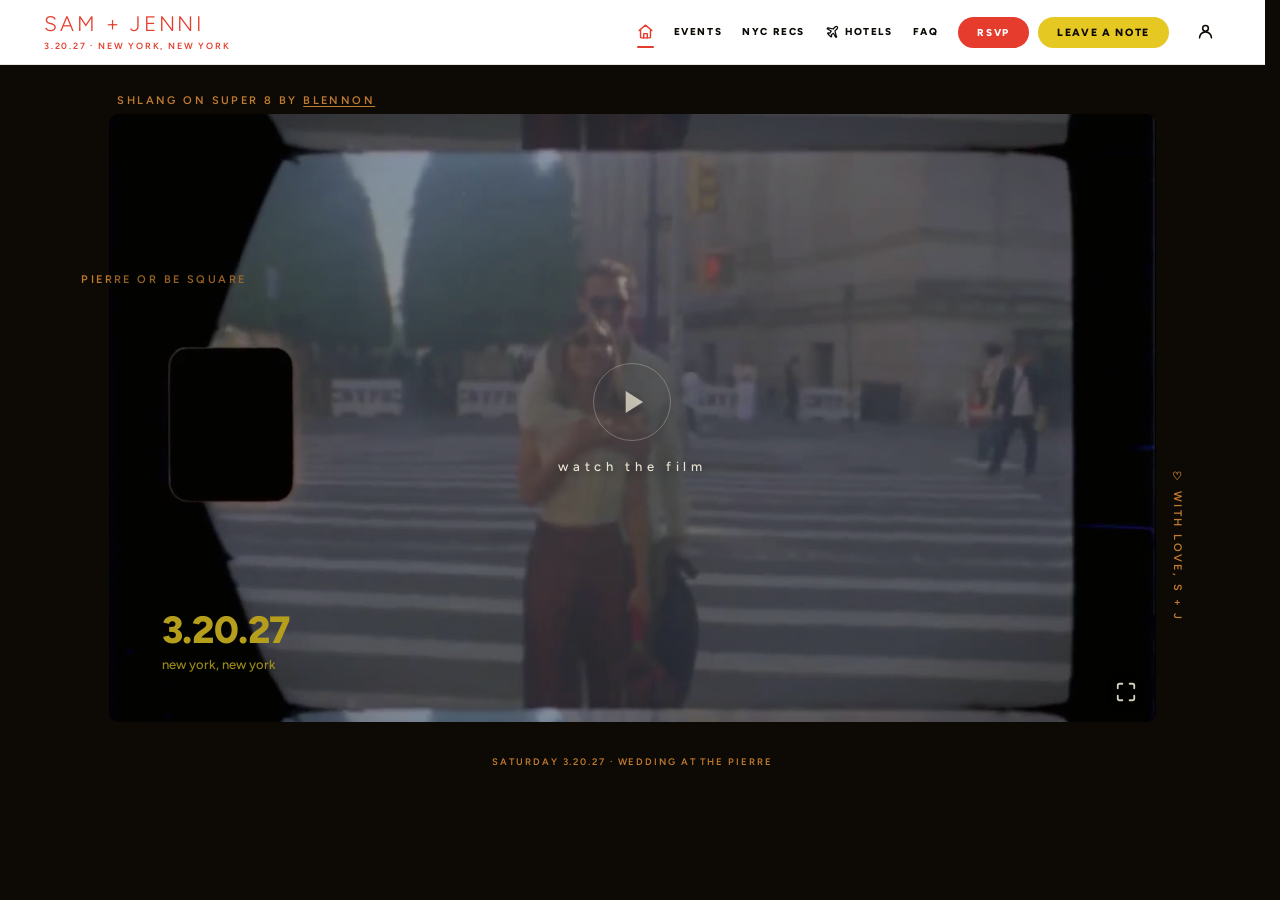
<file: index.html>
<!doctype html>
<html lang="en">
<head>
<meta charset="utf-8">
<meta name="viewport" content="width=device-width,initial-scale=1">
<meta property="og:type" content="website">
<meta property="og:url" content="https://samandjenni.com/">
<meta property="og:site_name" content="shlang wedding">
<meta property="og:title" content="sam + jenni">
<meta property="og:description" content="a private page for our guests">
<meta name="twitter:card" content="summary">
<meta name="twitter:title" content="sam + jenni">
<meta name="twitter:description" content="a private page for our guests">
<title>sam + jenni</title>
<meta name="description" content="shlang's wedding weekend · new york city">
<meta name="robots" content="noindex, nofollow">

<!-- Open Graph / iMessage / WhatsApp / Slack / Facebook -->
<!-- Twitter / X -->
<link rel="preconnect" href="https://fonts.googleapis.com">
<link rel="preconnect" href="https://fonts.gstatic.com" crossorigin>
<link href="https://fonts.googleapis.com/css2?family=Figtree:wght@300;400;500;600;700;800;900&display=swap" rel="stylesheet">
<link rel="icon" href="favicon.ico" sizes="any">
<link rel="stylesheet" href="site.css?v=20260831b">
<script>/* Preflight veil. Runs before first paint: if the gate told us this guest
   still owes us their details, hold the page behind an opaque layer so the
   home page and the hero film never flash before the panel. account.js lifts
   it once the sheet is mounted; the timeout below guarantees it lifts even if
   Supabase is unreachable, so nobody is ever stranded on a blank screen. */
if(/[?&]details=1\b/.test(location.search)){document.documentElement.className+=' sj-veil';
setTimeout(function(){document.documentElement.classList.remove('sj-veil')},2500);}</script>
<style>html.sj-veil::before{content:'';position:fixed;inset:0;background:#FBF8F3;z-index:2790}
html.sj-veil body{overflow:hidden}
html.sj-veil .sjsheet{z-index:2800}</style>
<style>
  :root {
    --red: #E53C2D;
    --red-deep: #C2301F;
    --gold: #E5C822;
    --gold-dim: rgba(229, 200, 34, 0.78);
    --ivory: #FAF3E0;
    --film-rust: #D08534;        /* analog edge-code amber/orange (Kodak-like) */
    --dark: #0D0905;
    --white: #FFFFFF;
  }

  * { box-sizing: border-box; margin: 0; padding: 0; }
  html, body { height: 100%; }

  /* Keyboard accessibility — show focus indicator only for keyboard navigation, not mouse clicks */
  button:focus:not(:focus-visible),
  a:focus:not(:focus-visible) { outline: none; }
  button:focus-visible,
  a:focus-visible,
  [role="button"]:focus-visible {
    outline: 2px solid var(--gold);
    outline-offset: 3px;
    border-radius: 2px;
  }
  body {
    font-family: 'Figtree', system-ui, -apple-system, sans-serif;
    background: var(--dark);
    color: var(--ivory);
    -webkit-font-smoothing: antialiased;
    overflow: hidden;
    display: flex;
    flex-direction: column;
  }

  /* ===== Top red ticker bar ===== */
  .ribbon {
    background: var(--red);
    color: var(--white);
    text-align: center;
    font-weight: 700;
    font-size: 12px;
    letter-spacing: 0.24em;
    text-transform: uppercase;
    padding: 13px 16px;
    flex: 0 0 auto;
  }
  .ribbon .sep {
    display: inline-block;
    margin: 0 18px;
    opacity: 0.7;
  }
  .ribbon-mobile { display: none; }
  @media (max-width: 720px) {
    .ribbon { font-size: 9.5px; letter-spacing: 0.14em; padding: 10px 8px; white-space: nowrap; overflow: hidden; }
    .ribbon .sep { margin: 0 8px; }
    .ribbon-desktop { display: none; }
    .ribbon-mobile { display: inline; }
  }

  /* ===== White crest band ===== */
  .crest {
    background: var(--white);
    text-align: center;
    padding: 12px 16px 13px;
    border-bottom: 1px solid var(--red);
    flex: 0 0 auto;
  }
  .crest-row {
    display: inline-flex;
    align-items: center;
    gap: 22px;
    line-height: 1;
  }
  .crest-rule {
    height: 2px;
    width: 64px;
    background: var(--red);
  }
  .crest-name {
    color: var(--red);
    font-weight: 900;
    font-size: 38px;
    letter-spacing: 0.06em;
    text-transform: uppercase;
  }
  .crest-tag {
    color: var(--red);
    font-weight: 600;
    font-size: 10px;
    letter-spacing: 0.34em;
    text-transform: uppercase;
    margin-top: 10px;
  }
  .crest-date {
    color: #8a7863;
    font-weight: 700;
    font-size: 15px;
    letter-spacing: 0.12em;
    margin-top: 10px;
    font-variant-numeric: tabular-nums;
  }
  @media (max-width: 720px) {
    .crest { padding: 14px 12px 16px; }
    .crest-name { font-size: 24px; letter-spacing: 0.04em; }
    .crest-rule { width: 36px; }
    .crest-tag { font-size: 9px; letter-spacing: 0.26em; margin-top: 7px; }
    .crest-date { font-size: 13px; margin-top: 8px; }
    .crest-row { gap: 14px; }
  }

  /* ===== Hero — black canvas with film-frame composition ===== */
  .hero {
    flex: 1 1 auto;
    background: var(--dark);
    position: relative;
    overflow: hidden;
    min-height: 0;
    display: flex;
    flex-direction: column;
    align-items: center;
    justify-content: center;
    padding: 10px 16px;
  }

  /* The film-frame wraps the video and gets the analog markings.
     Video aspect 1280/800 = 16:10 — fills width (with padding for markings) */
  .film-frame {
    position: relative;
    /* Fit by whichever dimension binds first: viewport width, or height-based 16:10.
       260px reserved for ribbon + crest + hero padding + fitf/cal-add caption stack.
       Asymmetric padding gives SHLANG more breathing room at top so it stays
       visible even with small overflows. */
    width: min(95vw, calc((100svh - 196px) * 1.6 + 100px));
    max-width: 1500px;
    aspect-ratio: calc(1280/800 + 0.08);  /* tiny extra width for side markings */
    padding: 36px 38px 24px;
  }
  @media (max-width: 720px) {
    /* Mobile: vertical 1080x1235 aspect, fills phone width.
       Tighter padding so markings sit right at the video edge. */
    .film-frame {
      width: 100%;
      max-width: none;
      aspect-ratio: 1080 / 1235;
      padding: 14px 18px 4px;
    }
    .hero { padding: 12px 0; }
  }

  .stage {
    position: absolute;
    inset: 36px 38px 24px;
    background: #000;
    overflow: hidden;
  }
  @media (max-width: 720px) {
    /* Inset matches new padding */
    .stage { top: 14px; left: 18px; right: 18px; bottom: 4px; }
  }

  .stage video {
    position: absolute;
    inset: 0;
    width: 100%;
    height: 100%;
    object-fit: cover;
    display: block;
    background: var(--dark);
  }
  .stage::after {
    content: "";
    position: absolute;
    inset: 0;
    pointer-events: none;
    background: radial-gradient(ellipse at center, transparent 65%, rgba(0,0,0,0.32) 100%);
  }

  /* ===== Analog film markings around the frame ===== */
  .film-mark {
    position: absolute;
    z-index: 1;           /* paint above .stage (video container) */
    color: var(--film-rust);
    font-family: 'Figtree', sans-serif;
    font-weight: 600;
    font-size: 11px;
    letter-spacing: 0.22em;
    text-transform: uppercase;
    white-space: nowrap;
    opacity: 0.92;
    pointer-events: none;  /* don't block video interactions beneath */
  }
  .film-mark a { pointer-events: auto; } /* re-enable clicks on the Blennon credit link */

  /* Same voice as the edge markings -- rust, uppercase, wide tracking -- but
     centred under the frame and allowed to wrap, because it carries two venues
     and a nowrap line would run off a narrow window. */
  .film-caption {
    margin: 9px auto 0;
    max-width: 92%;
    text-align: center;
    color: var(--film-rust);
    font-family: 'Figtree', sans-serif;
    font-weight: 600;
    font-size: 9.5px;
    letter-spacing: 0.2em;
    line-height: 1.55;
    text-transform: uppercase;
    opacity: 0.92;
  }
  .film-caption[hidden] { display: none; }
  /* One line on a wide window, stacked on a narrow one. Without this the
     84-character version wrapped to five ragged lines on a phone. */
  .fc-line { display: inline; }
  /* Horizontal margin, not an em-space in ::before -- whitespace at the join of
     two inline boxes collapses, and the two caption lines ran together with no
     gap between the end of one and the start of the next. */
  .fc-line + .fc-line { margin-left: 2.4em; }
  @media (max-width: 900px) {
    .fc-line { display: block; }
    .fc-line + .fc-line { margin-left: 0; margin-top: 4px; }
  }
  @media (max-width: 720px) {
    /* 92%, not 30ch: at 8.5px, 30ch is about 177px, which forced each event
       onto three lines. */
    .film-caption { font-size: 8.5px; letter-spacing: 0.14em; margin-top: 10px;
                    max-width: 92%; }
  }
  @media (max-height: 700px) {
    .film-caption { font-size: 8.5px; letter-spacing: 0.15em; margin-top: 6px; }
  }
  @media (max-width: 720px) {
    .film-mark { font-size: 8px; letter-spacing: 0.16em; }
  }

  /* Top edge markings (inside film-frame, deeper in 36px top padding band) */
  .mark-top-left  { top: 16px; left: 46px; }
  .mark-top-mid   { top: 16px; left: 50%; transform: translateX(-50%); }
  .mark-top-right { top: 16px; right: 46px; }
  /* Bottom edge markings (inside film-frame, 24px bottom padding band) */
  .mark-bot-left  { bottom: 9px; left: 46px; }
  .mark-bot-right { bottom: 9px; right: 46px; }

  /* Vertical side markings — left mirrors right by reading bottom-to-top */
  .mark-left-side {
    top: 30%;
    left: 10px;
    transform: translateY(-50%);
    writing-mode: sideways-lr;  /* bottom-to-top with upright chars */
    white-space: nowrap;
  }
  .mark-right-side {
    top: 70%;
    right: 10px;
    transform: translateY(-50%);
    writing-mode: vertical-rl;  /* top-to-bottom */
    white-space: nowrap;
  }

  @media (max-width: 720px) {
    /* Mobile: top marking sits tight to the video edge */
    .mark-top-left  { top: 3px; left: 22px; font-size: 8.5px; letter-spacing: 0.18em; }
    .mark-top-right { display: none; }
    /* Hide bottom markings on mobile — no floating frame numbers between video & FITF */
    .mark-bot-left  { display: none; }
    .mark-bot-right { display: none; }
    /* Side vertical markings — pulled tight to video edge.
       Left (PIERRE) high at top: 22%, right (heart) low at top: 70% — mirrors diagonal. */
    .mark-left-side  { left: 6px; top: 22%; font-size: 8.5px; letter-spacing: 0.18em; }
    .mark-right-side { right: 6px; font-size: 8.5px; letter-spacing: 0.18em; }
  }

  /* ===== Centered SOUND ON overlay (initial state) ===== */
  .sound-overlay {
    position: absolute;
    inset: 0;
    background: rgba(13, 9, 5, 0.22);
    /* No blur — video stays sharp so date typography reads through */
    display: flex;
    flex-direction: column;
    align-items: center;
    justify-content: center;
    gap: 18px;
    cursor: pointer;
    z-index: 5;
    transition: opacity 0.5s ease;
  }
  .sound-overlay.hidden {
    opacity: 0;
    pointer-events: none;
  }
  /* Speaker wrapper holds icon + breathing ring */
  .speaker-wrap {
    position: relative;
    width: 78px;
    height: 78px;
    display: inline-flex;
    align-items: center;
    justify-content: center;
  }
  .speaker-wrap::before {
    content: "";
    position: absolute;
    inset: 0;
    border-radius: 50%;
    border: 1px solid rgba(250, 243, 224, 0.7);
    animation: ringBreathe 3.6s ease-in-out 6 both;
  }
  .sound-overlay svg {
    width: 38px;
    height: 38px;
    color: var(--ivory);
    transform-origin: center;
    /* Visible breathing: opacity + scale + soft glow. 6 cycles × 3.6s ≈ 22s, then static */
    animation: iconBreathe 3.6s ease-in-out 6 both;
    z-index: 1;
  }
  .sound-overlay .label {
    color: var(--ivory);
    font-family: 'Figtree', sans-serif;
    font-weight: 500;
    font-size: 13px;
    letter-spacing: 0.36em;
    text-transform: lowercase;
    text-shadow: 0 2px 8px rgba(0,0,0,0.55);
    opacity: 0.9;
    transition: opacity 0.25s ease;
  }
  /* Hover brightens label (icon hover handled via animation/static rest state) */
  .sound-overlay:hover .label { opacity: 1; }

  @keyframes iconBreathe {
    0%, 100% {
      opacity: 0.7;
      transform: scale(1);
      filter: drop-shadow(0 0 0 rgba(255, 240, 220, 0));
    }
    50% {
      opacity: 1;
      transform: scale(1.1);
      filter: drop-shadow(0 0 16px rgba(255, 240, 220, 0.45));
    }
  }
  @keyframes ringBreathe {
    0%, 100% {
      transform: scale(1);
      opacity: 0.5;
      border-color: rgba(250, 243, 224, 0.55);
    }
    50% {
      transform: scale(1.16);
      opacity: 0.95;
      border-color: rgba(250, 243, 224, 0.95);
    }
  }
  @media (max-width: 720px) {
    .sound-overlay svg { width: 30px; height: 30px; }
    .sound-overlay .label { font-size: 11px; letter-spacing: 0.28em; }
  }

  /* Small SOUND OFF toggle (appears after sound is enabled — in BLACK SPACE under Watch Full Reel) */
  .sound-toggle {
    position: absolute;
    top: 50px;    /* directly below .hero-watch-reel (top: 16px) */
    right: 22px;  /* same x as .hero-watch-reel */
    z-index: 5;
    display: inline-flex;
    align-items: center;
    gap: 8px;
    font-family: 'Figtree', sans-serif;
    color: var(--ivory);
    background: none;
    border: none;
    cursor: pointer;
    padding: 4px 0;
    font-size: 10px;
    letter-spacing: 0.26em;
    text-transform: uppercase;
    font-weight: 400;
    opacity: 0;
    transition: opacity 0.3s;
    pointer-events: none;
  }
  .sound-toggle.show {
    opacity: 0.55;
    pointer-events: auto;
  }
  .sound-toggle:hover { opacity: 0.9; }
  .sound-toggle svg { width: 11px; height: 11px; }
  @media (max-width: 720px) {
    .sound-toggle { top: 42px; right: 18px; font-size: 9px; letter-spacing: 0.2em; }
  }

  /* ===== Watch full reel — in the black canvas, upper-right of hero (outside film frame) ===== */
  .hero-watch-reel {
    position: absolute;
    top: 16px;
    right: 22px;
    z-index: 6;
    display: inline-flex;
    align-items: center;
    gap: 10px;
    font-family: 'Figtree', sans-serif;
    text-transform: uppercase;
    color: var(--ivory);
    background: none;
    border: none;
    cursor: pointer;
    padding: 6px 0;
    font-weight: 500;
    font-size: 12px;
    letter-spacing: 0.3em;
    opacity: 0.82;
    transition: opacity 0.2s;
  }
  .hero-watch-reel::after {
    content: "";
    position: absolute;
    left: 0; right: 0; bottom: 0;
    height: 1px;
    background: currentColor;
    transform: scaleX(0.4);
    transform-origin: right;
    opacity: 0.6;
    transition: transform 0.3s ease-out, opacity 0.25s;
  }
  .hero-watch-reel { opacity: 0.5; }
  .hero-watch-reel:hover { opacity: 1; }
  .hero-watch-reel:hover::after { transform: scaleX(1); opacity: 1; }
  .hero-watch-reel .play-tri {
    transition: transform 0.22s;
    font-size: 16px;
    line-height: 1;
    display: inline-block;
  }
  .hero-watch-reel:hover .play-tri { transform: translateX(2px) scale(1.1); }
  /* Icon-only fullscreen button — lower-right of the video */
  .hero-watch-reel.icon-only {
    top: auto; bottom: 12px; right: 12px;
    padding: 7px; gap: 0;
    background: rgba(0,0,0,0.4); border-radius: 8px; opacity: 0.85; color: var(--ivory);
  }
  .hero-watch-reel.icon-only::after { display: none; }
  .hero-watch-reel.icon-only:hover { opacity: 1; background: rgba(0,0,0,0.6); }
  .hero-watch-reel.icon-only svg { display: block; transition: transform 0.2s; }
  .hero-watch-reel.icon-only:hover svg { transform: scale(1.12); }
  /* Use our overlay for fullscreen — hide the native controls' fullscreen button */
  #heroVideo::-webkit-media-controls-fullscreen-button { display: none; }
  /* Full-screen reel overlay */
  .reel-modal {
    position: fixed; inset: 0; z-index: 1000;
    background: rgba(13,9,5,0.94);
    display: none; align-items: center; justify-content: center; padding: 24px;
  }
  .reel-modal.open { display: flex; }
  .reel-modal video { max-width: 100%; max-height: 86vh; width: auto; border: 2px solid var(--ivory); background:#000; }
  .reel-close {
    position: absolute; top: 18px; right: 22px;
    width: 46px; height: 46px; border-radius: 50%;
    border: 2px solid var(--ivory); background: rgba(0,0,0,0.45); color: var(--ivory);
    font-size: 26px; line-height: 42px; text-align: center; cursor: pointer; z-index: 2;
    transition: background 0.15s, color 0.15s, border-color 0.15s;
  }
  .reel-close:hover { background: var(--red); border-color: var(--red); color: #fff; }
  @media (max-width: 720px) { .reel-close { top: 12px; right: 14px; } }
  @media (max-width: 720px) {
    /* Mobile: keep upper-right watch reel visible, just smaller */
    .hero-watch-reel { top: 14px; right: 18px; font-size: 10px; letter-spacing: 0.22em; gap: 6px; }
    /* Remove the resting underline on mobile — no hover to reveal it, half-line looks awkward */
    .hero-watch-reel::after { display: none; }
  }

  /* Hide the inline mobile link entirely — we restored the upper-right watch reel */
  .reel-link-mobile { display: none; }

  /* Date text fallback — shown over the black stage if the video fails entirely.
     Mirrors the burned-in lower-left date typography so guests still see when/where. */
  .date-fallback {
    position: absolute;
    bottom: 8%;
    left: 5%;
    z-index: 4;
    color: var(--gold);
    font-family: 'Figtree', sans-serif;
    line-height: 1.3;
    text-transform: lowercase;
    pointer-events: none;
    opacity: 0;
    transition: opacity 0.4s ease;
  }
  .date-fallback.show { opacity: 1; }
  .date-fallback .df-tag {
    font-size: 14px;
    font-weight: 500;
    margin-bottom: 4px;
    opacity: 0.85;
  }
  .date-fallback .df-date {
    font-size: 38px;
    font-weight: 800;
    letter-spacing: -0.01em;
    line-height: 1;
    margin-bottom: 8px;
  }
  .date-fallback .df-loc {
    font-size: 13px;
    font-weight: 500;
    opacity: 0.85;
  }
  @media (max-width: 720px) {
    .date-fallback .df-tag  { font-size: 11px; }
    .date-fallback .df-date { font-size: 30px; }
    .date-fallback .df-loc  { font-size: 11px; }
  }


  /* ===== Centered FITF caption below video ===== */
  .fitf-caption {
    margin-top: 6px;
    color: var(--gold);
    font-weight: 400;
    font-size: 10px;
    letter-spacing: 0.32em;
    text-transform: lowercase;
    opacity: 0.55;
    text-align: center;
    font-family: 'Figtree', sans-serif;
    flex: 0 0 auto;
  }
  @media (max-width: 720px) {
    .fitf-caption { font-size: 9px; letter-spacing: 0.32em; margin-top: 14px; }
  }

  /* ===== Add to Calendar — gold CTA above FITF (links at full opacity = clearly tappable) ===== */
  .cal-add {
    margin-top: 20px;
    text-align: center;
    font-family: 'Figtree', sans-serif;
    font-size: 12.5px;
    letter-spacing: 0.18em;
    text-transform: lowercase;
    color: var(--gold);
    flex: 0 0 auto;
  }
  .cal-add .cal-icon {
    width: 14px;
    height: 14px;
    color: var(--gold);
    opacity: 0.95;
    vertical-align: -3px;
    margin-right: 8px;
  }
  .cal-add .lead {
    color: var(--gold);
    opacity: 0.9;        /* brighter lead — reads as CTA, not caption */
    margin-right: 5px;
  }
  .cal-add a {
    color: var(--gold);
    opacity: 1;           /* link words at full gold — clearly tappable */
    text-decoration: none;
    border-bottom: 1px solid rgba(229, 200, 34, 0.65);  /* underline more visible */
    padding-bottom: 1px;
    transition: color 0.2s, border-color 0.2s;
  }
  .cal-add a:hover {
    color: #fff;
    border-color: #fff;
  }
  .cal-add .dot {
    margin: 0 5px;
    opacity: 0.45;
  }
  /* Share / download icon buttons — pulled close to the calendar links so they read as part of the same row */
  .cal-action-sep {
    margin: 0 4px 0 7px;
    opacity: 0.45;
  }
  .cal-action {
    display: inline-flex;
    align-items: center;
    justify-content: center;
    width: 20px;
    height: 20px;
    margin: 0 1px;
    padding: 0;
    color: var(--gold);
    background: none;
    border: none;
    cursor: pointer;
    opacity: 0.85;
    vertical-align: middle;
    transition: opacity 0.2s, transform 0.2s, color 0.2s;
  }
  .cal-action:hover { opacity: 1; color: #fff; transform: translateY(-1px); }
  .cal-action svg { width: 13px; height: 13px; display: block; }
  @media (max-width: 720px) {
    .cal-add { font-size: 11px; letter-spacing: 0.14em; margin-top: 14px; }
    .cal-add .cal-icon { width: 12px; height: 12px; margin-right: 6px; vertical-align: -2px; }
    .cal-add .dot { margin: 0 4px; }
    .cal-action { width: 18px; height: 18px; }
    .cal-action svg { width: 11px; height: 11px; }
    .cal-action-sep { margin: 0 3px 0 5px; }
  }

  /* Calendar actions overlaid in the film frame's bottom band */
  .cal-add.in-frame{
    position:absolute; left:50%; bottom:8px; transform:translateX(-50%);
    margin:0; z-index:7; white-space:nowrap;
    background:rgba(13,9,5,0.55); border-radius:999px; padding:6px 16px;
    -webkit-backdrop-filter:blur(3px); backdrop-filter:blur(3px);
  }
  @media (max-width:720px){
    .cal-add.in-frame{ bottom:5px; padding:4px 10px; }
    .cal-add.in-frame .lead{ display:none; }
  }


  /* ===== Floating hero utilities: calendar (left) + book (right) ===== */
  .hero-utils{
    position:absolute; left:0; right:0; bottom:10px; z-index:8;
    display:flex; align-items:center; justify-content:space-between;
    padding:0 26px; pointer-events:none;
  }
  .hero-utils > *, .cal-wrap{ pointer-events:auto; }
  .util-pill{
    display:inline-flex; align-items:center; gap:9px;
    font-family:'Figtree',sans-serif; font-size:11px; font-weight:800;
    letter-spacing:.16em; text-transform:uppercase; text-decoration:none;
    padding:11px 20px; border-radius:999px; cursor:pointer; white-space:nowrap;
    transition:background .15s,color .15s,transform .15s;
  }
  .util-pill svg{ width:14px; height:14px; }
  .cal-toggle{
    background:rgba(13,9,5,.55); color:var(--gold); border:1.5px solid var(--gold-dim);
    -webkit-backdrop-filter:blur(4px); backdrop-filter:blur(4px);
  }
  .cal-toggle:hover{ background:rgba(13,9,5,.8); color:#fff; border-color:#fff; }
  .cal-toggle .caret{ font-size:10px; opacity:.8; transition:transform .18s; }
  .cal-toggle[aria-expanded="true"] .caret{ transform:rotate(180deg); }
  .util-book{
    background:var(--red); color:#fff; border:2px solid var(--dark);
    box-shadow:0 3px 14px rgba(0,0,0,.45);
  }
  .util-book:hover{ background:var(--gold); color:var(--dark); border-color:var(--dark); transform:translateY(-1px); }

  .cal-wrap{ position:relative; }
  .cal-pop{
    position:absolute; bottom:calc(100% + 10px); left:0; min-width:230px;
    background:#fff; border:2px solid var(--dark); border-radius:14px;
    box-shadow:0 14px 40px rgba(0,0,0,.45); padding:7px; z-index:9;
  }
  .cal-pop[hidden]{ display:none; }
  .cal-pop a, .cal-pop button{
    display:block; width:100%; text-align:left; background:none; border:none;
    font-family:'Figtree',sans-serif; font-size:13px; font-weight:600; color:var(--dark);
    text-decoration:none; padding:10px 12px; border-radius:9px; cursor:pointer;
  }
  .cal-pop a:hover, .cal-pop button:hover{ background:var(--ivory); color:var(--red); }
  .cal-pop-sep{ height:1px; background:#e4d9c4; margin:5px 8px; }

  @media (max-width:720px){
    /* two-button dock */
    .hero-utils{ position:static; padding:10px 12px 0; gap:10px; }
    .hero-utils .util-pill{ flex:1; justify-content:center; font-size:10px; padding:12px 10px; letter-spacing:.1em; }
    .cal-wrap{ flex:1; display:flex; }
    .cal-toggle{ width:100%; justify-content:center; }
    .cal-pop{ left:0; right:0; min-width:0; }
  }

  /* ===== Modal for full reel ===== */
  .modal { position: fixed; inset: 0; background: rgba(13, 9, 5, 0.95); display: none; align-items: center; justify-content: center; z-index: 100; padding: 32px; }
  .modal.open { display: flex; }
  .modal-inner { background: #000; max-width: 1100px; width: 100%; border: 2px solid var(--gold); border-radius: 2px; position: relative; }
  .modal video { width: 100%; height: auto; display: block; }
  .modal-close { position: absolute; top: -18px; right: -18px; background: var(--red); color: var(--white); border: none; width: 40px; height: 40px; border-radius: 999px; cursor: pointer; font-size: 18px; font-weight: 700; line-height: 1; box-shadow: 0 4px 18px rgba(0,0,0,0.5); z-index: 2; }
  @media (max-width: 720px) {
    /* Mobile: keep close button inside the modal-inner so it won't clip against the screen edge or iOS notch */
    .modal-close { top: 10px; right: 10px; width: 36px; height: 36px; }
  }

  /* Reel credit — tiny film-credit strip below the video in the modal */
  .reel-credit {
    background: #000;
    padding: 14px 20px 16px;
    text-align: center;
    font-family: 'Figtree', sans-serif;
    font-size: 10px;
    letter-spacing: 0.3em;
    text-transform: lowercase;
    color: rgba(250, 243, 224, 0.55);
    font-weight: 400;
  }
  .reel-credit a {
    color: rgba(250, 243, 224, 0.85);
    text-decoration: none;
    border-bottom: 1px solid rgba(250, 243, 224, 0.3);
    transition: color 0.2s, border-color 0.2s;
    padding-bottom: 1px;
  }
  .reel-credit a:hover {
    color: var(--gold);
    border-color: var(--gold);
  }
  .reel-credit .dot {
    margin: 0 12px;
    opacity: 0.45;
  }
  @media (max-width: 640px) {
    .reel-credit { font-size: 9px; letter-spacing: 0.22em; padding: 10px 12px 12px; }
    .reel-credit .dot { margin: 0 6px; }
  }

  /* ===== Where to stay ===== */
  .stay-link {
    display: block;
    margin: 4px auto 0;
    background: none;
    border: none;
    cursor: pointer;
    font-family: 'Figtree', sans-serif;
    font-size: 10px;
    font-weight: 600;
    letter-spacing: 0.32em;
    text-transform: lowercase;
    color: var(--gold);
    opacity: 0.85;
    padding: 4px 8px;
    flex: 0 0 auto;
  }
  .stay-link:hover { opacity: 1; text-decoration: underline; text-underline-offset: 4px; }
  .stay-link .arrow { margin-left: 6px; }
  @media (max-width: 720px) {
    .stay-link { font-size: 9px; letter-spacing: 0.26em; }
  }
  .hotels-inner {
    background: #000;
    max-width: 560px;
    width: 100%;
    border: 2px solid var(--gold);
    border-radius: 2px;
    position: relative;
    padding: 34px 34px 26px;
    font-family: 'Figtree', sans-serif;
  }
  .hotels-inner h2 {
    text-align: center;
    color: var(--gold);
    font-size: 15px;
    font-weight: 700;
    letter-spacing: 0.32em;
    text-transform: lowercase;
    margin-bottom: 6px;
  }
  .hotels-inner .stay-sub {
    text-align: center;
    color: rgba(250, 243, 224, 0.55);
    font-size: 10px;
    letter-spacing: 0.22em;
    text-transform: lowercase;
    margin-bottom: 22px;
  }
  .hotel-row {
    display: flex;
    justify-content: space-between;
    align-items: baseline;
    gap: 16px;
    padding: 13px 2px;
    border-top: 1px solid rgba(250, 243, 224, 0.15);
  }
  .hotel-row:last-of-type { border-bottom: 1px solid rgba(250, 243, 224, 0.15); }
  .hotel-row .h-name {
    color: var(--ivory);
    font-size: 13.5px;
    font-weight: 600;
    letter-spacing: 0.06em;
    text-transform: lowercase;
  }
  .hotel-row .h-note {
    display: block;
    color: rgba(250, 243, 224, 0.5);
    font-size: 10.5px;
    font-weight: 400;
    letter-spacing: 0.04em;
    margin-top: 2px;
  }
  .hotel-row a.h-book {
    color: var(--gold);
    font-size: 10.5px;
    font-weight: 700;
    letter-spacing: 0.22em;
    text-transform: lowercase;
    text-decoration: none;
    border-bottom: 1px solid rgba(229, 200, 34, 0.4);
    padding-bottom: 1px;
    white-space: nowrap;
  }
  .hotel-row a.h-book:hover { border-color: var(--gold); }
  .hotels-inner .stay-foot {
    text-align: center;
    color: rgba(250, 243, 224, 0.45);
    font-size: 9.5px;
    letter-spacing: 0.24em;
    text-transform: lowercase;
    margin-top: 18px;
  }
  @media (max-width: 640px) {
    .hotels-inner { padding: 26px 18px 20px; }
    .hotel-row { flex-direction: column; gap: 6px; }
  }
</style>

<style>
  /* ===== Full-site sections (added) ===== */
  .sitenav{position:sticky;top:0;z-index:60;display:flex;justify-content:center;align-items:center;gap:26px;flex-wrap:wrap;
    background:var(--ivory);border-top:2px solid var(--dark);border-bottom:2px solid var(--dark);padding:0 20px;min-height:46px}
  .sitenav a{font-family:'Figtree',sans-serif;font-size:11px;font-weight:800;letter-spacing:.22em;text-transform:uppercase;
    color:var(--dark);text-decoration:none;padding:2px 0;border-bottom:2px solid transparent}
  .sitenav a:hover{color:var(--red);border-bottom-color:var(--red)}
  .nav-cta{display:inline-flex;gap:9px;align-items:center}
  .nav-cta .cta-btn{border:2px solid var(--dark);border-radius:999px;background:var(--gold);color:var(--dark);font-family:inherit;font-size:10.5px;font-weight:800;letter-spacing:.16em;text-transform:uppercase;padding:8px 18px;cursor:pointer;text-decoration:none;white-space:nowrap;border-bottom:2px solid var(--dark)}
  .nav-cta .cta-btn:hover{background:var(--red);color:#fff;border-color:var(--red)}
  .nav-cta .cta-primary{background:var(--red);color:#fff;border-color:var(--red)}
  .nav-cta .cta-primary:hover{background:var(--dark);border-color:var(--dark)}
  /* Tablet only. Below 761px site.css keeps the nav on ONE nowrap scrolling row,
     so the calendar icon must not be allowed to wrap onto a line of its own. */
  @media(max-width:900px) and (min-width:761px){.sitenav{flex-wrap:wrap;padding:8px 14px;gap:12px 16px}}
  @media(max-width:900px){.nav-cta{width:100%;justify-content:center}.nav-cta .cta-btn{flex:1;text-align:center;max-width:190px}}
  .sect{background:var(--ivory);color:var(--dark);padding:44px 24px;border-bottom:2px solid var(--dark)}
  .sect.alt{background:var(--white)}
  .wrap{max-width:960px;margin:0 auto}
  .eyebrow{text-align:center;font-size:10.5px;font-weight:800;letter-spacing:.34em;text-transform:uppercase;color:var(--red);margin-bottom:12px}
  .sect h2{text-align:center;font-size:34px;font-weight:800;letter-spacing:.05em;text-transform:uppercase;line-height:1.05}
  .sect .rule{width:60px;height:3px;background:var(--red);margin:16px auto 8px}
  .sect .lede{text-align:center;font-size:14.5px;color:#6b5a50;font-style:italic;margin-bottom:40px}
  /* schedule */
  .days{display:grid;grid-template-columns:1fr 1fr;gap:22px}
  .dcard{border:2px solid var(--dark);background:var(--white)}
  .dcard .band{border-bottom:2px solid var(--dark);padding:12px;text-align:center;font-size:11px;font-weight:800;letter-spacing:.22em;text-transform:uppercase}
  .dcard.fri .band{background:var(--gold)}
  .dcard.sat .band{background:var(--red);color:var(--white)}
  .dcard .in{padding:26px 22px;text-align:center}
  .dcard h3{font-size:25px;font-weight:800;text-transform:uppercase;letter-spacing:.03em}
  .dcard .addr{font-size:13px;color:#6b5a50;margin-top:7px;line-height:1.5}
  .dcard .tag{display:inline-block;margin-top:14px;font-size:10px;font-weight:800;letter-spacing:.16em;text-transform:uppercase;
    border:1.5px solid var(--dark);border-radius:999px;padding:5px 12px}
  .dcard a.maplink{display:inline-block;margin-top:14px;font-size:11px;font-weight:800;letter-spacing:.14em;text-transform:uppercase;color:var(--red)}
  /* hotels */
  .hotel{border:2px solid var(--dark);background:var(--white);margin-bottom:-2px;display:grid;grid-template-columns:1fr auto;gap:18px;align-items:center;padding:20px 22px}
  .hotel.star{outline:3px solid var(--red);outline-offset:-3px;position:relative;z-index:1}
  .hname{font-size:19px;font-weight:800;text-transform:uppercase;letter-spacing:.03em}
  .hmeta{font-size:13px;color:#6b5a50;margin-top:5px;line-height:1.55}
  .hmeta b{color:var(--dark)}
  .flag{display:inline-block;background:var(--red);color:#fff;font-size:9px;font-weight:800;letter-spacing:.14em;
    text-transform:uppercase;padding:3px 9px;border-radius:999px;margin-bottom:7px}
  .bookbtn{display:inline-block;border:2px solid var(--dark);background:var(--gold);color:var(--dark);text-decoration:none;
    font-size:11px;font-weight:800;letter-spacing:.16em;text-transform:uppercase;padding:12px 20px;white-space:nowrap}
  .bookbtn:hover{background:var(--red);color:#fff}
  .travelnote{margin-top:26px;border:2px dashed var(--dark);padding:18px 20px;font-size:13.5px;line-height:1.7;background:var(--ivory)}
  .travelnote .tnlabel{display:block;text-transform:uppercase;letter-spacing:.12em;font-size:10.5px;font-weight:800;color:var(--red);margin-bottom:8px}
  .travelnote b{font-weight:700;color:var(--dark)}
  /* faq */
  .faq{border:2px solid var(--dark);background:var(--white)}
  .faq details{border-bottom:1px dashed #d6c6ac}
  .faq details:last-child{border-bottom:none}
  .faq summary{cursor:pointer;list-style:none;padding:17px 22px;font-size:14.5px;font-weight:700;display:flex;justify-content:space-between;gap:14px}
  .faq summary::-webkit-details-marker{display:none}
  .faq summary::after{content:'+';color:var(--red);font-weight:800;font-size:19px;line-height:1}
  .faq details[open] summary::after{content:'–'}
  .faq .a{padding:0 22px 19px;font-size:13.5px;line-height:1.7;color:#5f5148}
  /* rsvp */
  .rsvp{text-align:center;border:2px solid var(--dark);background:var(--red);color:#fff;padding:44px 30px}
  .rsvp h3{font-size:26px;font-weight:800;text-transform:uppercase;letter-spacing:.06em}
  .rsvp p{max-width:560px;margin:14px auto 0;font-size:14.5px;line-height:1.65}
  .sfoot{text-align:center;padding:40px 20px;background:var(--dark);color:var(--gold);
    font-size:10.5px;font-weight:700;letter-spacing:.26em;text-transform:uppercase}
  @media(max-width:760px){
    .days{grid-template-columns:1fr}
    .hotel{grid-template-columns:1fr}
    .sect h2{font-size:26px}
    .sitenav{gap:16px;padding:12px 14px}
    .sitenav a{font-size:11px;letter-spacing:.14em}
  }
</style>

<style>
  /* ===== Layout fixes: turn the old single-screen save-the-date into a scrolling site ===== */
  html { scroll-behavior: smooth; }
  body {
    display: block !important;      /* was flex — it crushed the hero */
    overflow: visible !important;   /* was hidden — it broke scrolling + sticky nav */
    background: #fff !important;
    color: var(--dark) !important;
  }
  .hero {
    flex: none !important;          /* stop the video collapsing to a sliver */
    height: auto !important;
    min-height: calc(100svh - 150px);   /* film fits within one viewport after header */
  }
  /* Sticky nav — sits under the crest, then pins to the top and never leaves */
  .sitenav {
    position: sticky; top: 0; z-index: 100;
    background: #fff;
    scroll-margin-top: 0;
  }
  /* Sections: all white */
  .sect, .sect.alt { background: #fff; }
  .travelnote { background: #fff; }
  /* Anchor targets clear the sticky nav */
  #weekend, #travel, #faq, #rsvp { scroll-margin-top: 62px; }
  @media (max-width: 760px) {
    .hero { min-height: 62vh; }
    #weekend, #travel, #faq, #rsvp { scroll-margin-top: 54px; }
  }
</style>

<style>
  .subhead{margin:52px 0 20px;text-align:center;font-size:12px;font-weight:800;letter-spacing:.26em;
    text-transform:uppercase;color:var(--dark)}
  .subhead::after{content:'';display:block;width:34px;height:2px;background:var(--gold);margin:10px auto 0}
  .recgrid{display:grid;grid-template-columns:repeat(3,1fr);gap:16px}
  .rec{border:2px solid var(--dark);background:#fff;padding:20px 18px}
  .rec .rtag{font-size:9px;font-weight:800;letter-spacing:.16em;text-transform:uppercase;color:var(--red)}
  .rec .rname{font-size:19px;font-weight:800;margin-top:7px}
  .rec .rwhy{font-size:13px;color:#6b5a50;margin-top:8px;line-height:1.6}
  .rec.placeholder{border-style:dashed;background:#fdfaf3}
  #recs{scroll-margin-top:62px}
  @media(max-width:760px){ .recgrid{grid-template-columns:1fr} #recs{scroll-margin-top:54px} }
</style>

<style>
  /* ===== One-viewport homepage: header <=140px, hero fills the rest ===== */
  /* --sj-links is the RSVP / note / over-under row under the film. The hero
     used to claim the whole viewport below the header, which pushed that row
     just past the fold — you had to scroll a few pixels to learn the links
     existed. Subtracting its height means film + links land together. */
  /* The film sits at its natural size now rather than filling the viewport, so
     the ivory page shows below it. --sj-links is the RSVP row's share. */
  :root{ --sj-header: 140px; --sj-links: 42px; }

  /* No home-only crest/nav sizing on desktop.
     These used to set .crest{padding:13px 0 15px !important}, a 38px
     .crest-name and .sitenav{min-height:48px; padding:0 20px !important}, which
     made this page's top bar 92.5px tall against 64px everywhere else — the
     whole page appeared to jump upward on leaving home. Desktop geometry now
     comes from the shared .topbar .crest / .topbar .sitenav rules in site.css,
     so every page's header is the same height. Mobile keeps its own rules
     below; only the desktop overrides were removed. */
  .crest-name{ white-space:nowrap; }
  /* Mobile: same 16px gutter as .sect, one scrolling row (see site.css) */
  @media (max-width:760px){
    .sitenav{
      min-height:46px !important;
      padding-top:0 !important; padding-bottom:0 !important;
      padding-left:max(16px, env(safe-area-inset-left)) !important;
      padding-right:max(16px, env(safe-area-inset-right)) !important;
      flex-wrap:nowrap !important;
      /* centered + overflowing would make the first links unscrollable */
      justify-content:flex-start !important;
      overflow-x:auto; overflow-y:hidden;
    }
  }

  /* Hero owns the remaining height */
  .hero{
    height: calc(100svh - var(--sj-header) - var(--sj-links)) !important;
    min-height: 0 !important;
    overflow: hidden !important;
    padding: 8px 16px !important;
    position: relative;
  }

  /* Film sized by AVAILABLE HEIGHT, not viewport width */
  .film-frame{
    height: calc(100% - 34px) !important;
    width: auto !important;
    max-width: calc(100vw - 100px) !important;
    margin: 0 auto !important;
  }

  /* Utilities pinned just above the hero's bottom edge */
  .hero-utils{ bottom:16px !important; padding:0 !important; width:min(95vw, calc((100svh - 196px) * 1.6 + 100px)) !important; max-width:1500px; left:50% !important; right:auto !important; transform:translateX(-50%); }

  /* Short screens: trim chrome, never the title */
  @media (max-height: 800px){
    /* Crest padding/tag sizing removed with the block above — the shared header
       is already compact, so trimming it again only reopened the height gap. */
    .crest-rule{ width:48px; }
    .hero{ padding:6px 12px !important; }
    .film-frame{ height: calc(100% - 30px) !important; }
    .film-mark{ font-size:9.5px; letter-spacing:.16em; }
    .hero-utils{ bottom:12px !important; }
    .util-pill{ padding:9px 16px; font-size:10px; }
  }
  @media (max-height: 700px){
    .crest-name{ font-size:32px; }
    /* The Kodak edge marks used to be hidden outright on short viewports —
       which is any browser window that isn't full height, so they vanished on
       a laptop with the dock showing. Shrink them instead. */
    .film-mark{ font-size:8.5px; letter-spacing:.14em; }
    .mark-top-left{ top:4px; left:24px; }
    .film-frame{ max-width: calc(100vw - 40px) !important; }
  }

  /* Mobile keeps its own scrollable rhythm */
  @media (max-width: 720px){
    .hero{ height:auto !important; min-height:0 !important; padding:10px 0 !important; }
    .film-frame{ height:auto !important; width:100% !important; max-width:none !important; margin:0 auto !important; }
    .hero-utils{ position:static !important; padding:12px !important; }
  }
</style>

<style>
  /* ===== AWA pass — rounded + compact, matching site.css ===== */
  /* the film itself gets the same soft corner as every card */
  .stage{ border-radius:var(--r-sm); }
  .reel-modal video{ border-radius:var(--r-md); }
  .modal-inner{ border-radius:var(--r-md); overflow:hidden; }
  .modal-inner video{ border-radius:0; }
  .hotels-inner{ border-radius:var(--r-lg); }
  .hero-watch-reel.icon-only{ border-radius:var(--r-sm); }
  .cal-pop{ border-radius:var(--r-md); }
  .cal-pop a, .cal-pop button{ border-radius:var(--r-sm); }
  /* denser section rhythm (mirrors site.css) if a section is ever added here */
  .sect{ padding:24px 20px 30px; }
  .sect h2{ font-size:30px; }
  .sect .rule{ margin:10px auto 6px; width:46px; height:2.5px; border-radius:var(--r-pill); }
  .sect .lede{ font-size:13.5px; margin-bottom:22px; }
  .subhead{ margin:24px 0 10px; }
  .days{ gap:14px; }
  .dcard, .faq{ border-radius:var(--r-lg); overflow:hidden; }
  .hotel{ border-radius:var(--r-lg); padding:14px 16px; }
  .rec{ border-radius:var(--r-md); padding:13px 14px; }
  .travelnote{ border-radius:var(--r-md); padding:13px 16px; margin-top:14px; }
  .rsvp{ border-radius:var(--r-lg); padding:30px 24px; }
  .bookbtn{ border-radius:var(--r-pill); }
  .recgrid{ gap:10px; }
  .sfoot{ padding:24px 18px; border-radius:var(--r-lg) var(--r-lg) 0 0; }
</style>
<style>
  /* The home page is film + three links and nothing else, so the ivory page
     background showed as a white band under the fold. Black all the way down. */
  /* the rules either side of SAM + JENNI go — Jenni's call, and it lets the
     kebab sit in that space without crowding */
  .crest-rule{ display:none !important; }
</style>
<style>
  /* The home page is the film and nothing else, so it's one black field rather
     than a dark band on an ivory page. html AND body: the root element paints
     the canvas below the body box, which is what left a white strip last time. */
  html, body.is-home-dark{ background:var(--dark) !important; }
  body.is-home-dark{ min-height:100svh; }
  /* The black region is a deliberate frame, not leftover canvas. It fills the
     viewport below the crest and CENTRES the film inside itself, so theempty space
     is shared above and below rather than dumped underneath. The film keeps its
     own size — nothing here stretches or crops it. */
  @media (max-width:760px){
    body.is-home-dark .hero{
      min-height: calc(100svh - var(--sj-crest, 96px)) !important;
      display:flex !important; align-items:center !important; justify-content:center !important;
      padding:22px 14px 54px !important; }
    /* a touch more air under the wordmark, to balance the black below */
    body.is-home-dark .crest{ padding-bottom:19px !important; }
  }
</style>
</head>
<body class="has-mobile-actions is-home-dark">
  <span id="top"></span>
<!-- White crest band -->
  <div class="topbar">
  <header class="crest">
    <div class="crest-row">
      <span class="crest-rule"></span>
      <span class="crest-name"><a href="index.html">Sam + Jenni</a></span>
      <span class="crest-rule"></span>
    </div>
    <div class="crest-tag"><span data-dates-short>3.20.27</span> · new york, new york</div>
  </header>

      <nav class="sitenav">
    <a class="active" href="index.html"><svg class="nav-home-ico" viewBox="0 0 24 24" fill="none" stroke="currentColor" stroke-width="2" stroke-linecap="round" stroke-linejoin="round" aria-hidden="true"><path d="M3 10.5 12 3l9 7.5"/><path d="M5 9.6V20a1 1 0 0 0 1 1h12a1 1 0 0 0 1-1V9.6"/><path d="M9.5 21v-6h5v6"/></svg><span class="nav-word">home</span></a>
    <a href="weekend.html">events</a>
    <a href="recommendations.html"><span class="nav-long">NYC recs</span><span class="nav-brief">recs</span></a>
    <a href="travel.html"><svg class="nav-plane" viewBox="0 0 24 24" fill="none" stroke="currentColor" stroke-width="2" stroke-linecap="round" stroke-linejoin="round" aria-hidden="true"><path d="M17.8 19.2 16 11l3.5-3.5a2.1 2.1 0 0 0-3-3L13 8 4.8 6.2a1 1 0 0 0-.9 1.7l6 3.4-2.2 3.3-2.6-.4a.8.8 0 0 0-.7 1.3l2.3 2.6 2.6 2.3a.8.8 0 0 0 1.3-.7l-.4-2.6 3.3-2.2 3.4 6a1 1 0 0 0 1.7-.9Z"/></svg><span class="nav-long">hotels</span><span class="nav-brief">hotels/?&#8217;s</span></a>
    <a class="nav-faq" href="faq.html">FAQ</a>
    <button type="button" class="nav-ou" data-ou-open aria-label="Over/under"><span class="nav-long">over/under</span><span class="nav-brief">+/−</span></button>
      <span class="nav-actions">
        <a class="nav-act nav-act--rsvp" href="rsvp.html" data-rsvp-open>RSVP</a>
        <button type="button" class="nav-act nav-act--note" data-note-open>Note</button>
      </span>
      <span class="nav-cta">
      <a class="cta-btn cta-primary" href="rsvp.html" data-rsvp-open>RSVP</a>
      <button type="button" class="cta-btn" data-note-open>Leave a note</button>
    </span>
      <span class="nav-acct">
        <button type="button" class="acct-btn" aria-expanded="false" aria-label="Your details">
          <svg viewBox="0 0 24 24" fill="none" stroke="currentColor" stroke-width="2" stroke-linecap="round" stroke-linejoin="round" aria-hidden="true"><circle cx="12" cy="8" r="3.6"/><path d="M4.5 20a7.5 7.5 0 0 1 15 0"/></svg>
        </button>
      </span>
  </nav>
  </div>

  <!-- Hero with film frame markings -->
  <section class="hero">
    <div class="film-frame">

      <!-- Analog film edge markings — desktop and mobile share the same layout now -->
      <span class="film-mark mark-top-left">shlang on super 8 by <a href="https://www.blennoncreatives.com/" target="_blank" rel="noopener" style="color:inherit;text-decoration:underline;text-underline-offset:2px;">blennon</a></span>

      <span class="film-mark mark-left-side">PIERRE OR BE SQUARE</span>
      <span class="film-mark mark-right-side">♡ with love, s + j</span>

      <!-- Video stage -->
      <div class="stage">
        <!-- No `controls` here. The player bar is added deliberately in two
             places below: immediately on phones, and on desktop only once the
             guest taps the sound overlay. Having it in the markup meant the
             scrubber and timecode sat across the film's burned-in title card
             from the moment the page loaded. -->
        <video id="heroVideo"
               muted autoplay loop playsinline webkit-playsinline preload="auto"
               poster="poster.jpg"
               data-mobile-src="hero-home.mp4"
               data-desktop-src="hero-home.mp4"></video>
        <script>
          // Set the correct source for the current viewport synchronously, before
          // the browser starts pre-loading. Avoids the iOS Safari bug where the
          // <source media> queries aren't honored on first load, causing the
          // desktop video to flash briefly inside the mobile-aspect frame.
          //
          // We also intentionally OMIT the autoplay attribute and trigger play()
          // from JS only after canplay + double-rAF — this prevents iOS from
          // briefly rendering the video at its intrinsic dimensions (1080x1235)
          // before object-fit + container CSS take effect.
          (function() {
            var v = document.getElementById('heroVideo');
            var isMobile = window.matchMedia('(max-width: 720px)').matches;
            v.src = isMobile ? v.dataset.mobileSrc : v.dataset.desktopSrc;
          })();
        </script>

        <!-- Date text fallback — shown only if the video fails to load -->
        <div class="date-fallback" id="dateFallback" aria-hidden="true">
          <!-- data-dates-short: personalize.js rewrites this per tier. The static
               text must stay the narrowest value, or a slow video shows every
               reader the same span before the script can narrow it. -->
          <div class="df-date" data-dates-short>3.20.27</div>
          <div class="df-loc">new york, new york</div>
        </div>

        <!-- Centered play/sound overlay — tap reveals the native player controls -->
        <div class="sound-overlay" id="soundOverlay" role="button" aria-label="Tap to play with sound">
          <span class="speaker-wrap">
            <svg viewBox="0 0 24 24" fill="currentColor"><path d="M8 5v14l11-7z"/></svg>
          </span>
          <span class="label">tap for sound</span>
        </div>

        <!-- Fullscreen the film — small icon, lower-right of the video -->
        <button class="hero-watch-reel icon-only" type="button" id="openReel" aria-label="Watch full screen" title="Watch full screen">
          <svg viewBox="0 0 24 24" width="22" height="22" fill="none" stroke="currentColor" stroke-width="2" stroke-linecap="round" stroke-linejoin="round" aria-hidden="true">
            <path d="M8 3H5a2 2 0 0 0-2 2v3M16 3h3a2 2 0 0 1 2 2v3M21 16v3a2 2 0 0 1-2 2h-3M3 16v3a2 2 0 0 0 2 2h3"/>
          </svg>
        </button>

      </div>
    </div>

    <!-- Where and when, under the film. Assembled by JS per tier and NOT written
         into the static HTML: anything in the source is readable by every
         reader regardless of what they should see. Keep it empty here. -->
    <p class="film-caption" id="filmCaption" hidden></p>

    <button class="reel-link-mobile" type="button" id="openReelMobile">
      watch full screen<span class="arrow">→</span>
    </button>
  </section>
  








  <!-- Full-screen reel overlay — the whole film, easy to exit -->
  <div class="reel-modal" id="reelModal" aria-hidden="true">
    <button class="reel-close" id="reelClose" type="button" aria-label="Close">×</button>
    <video id="reelVideo" playsinline webkit-playsinline controls preload="none" poster="poster.jpg">
      <source src="full-reel.mp4" type="video/mp4">
    </video>
  </div>

  <script>
    (function () {
      const hero     = document.getElementById('heroVideo'),
            reelVid  = document.getElementById('reelVideo'),
            openReel = document.getElementById('openReel'),
            openReelMobile = document.getElementById('openReelMobile'),
            soundOverlay = document.getElementById('soundOverlay');
      // hero-home.mp4 already begins at 0:20 and loops on its own (loop attribute).

      // Phones: keep the hero inline and control-free.
      //
      // We used to switch on native `controls` here and delete the custom
      // overlay. In an in-app WKWebView (Gmail, Instagram, etc.) that combination
      // can hand the film to iOS's native fullscreen player, which covers the
      // whole page — so the guest gets a black screen with no "Sam + Jenni" and
      // no menu. The custom overlay is the only play affordance on mobile now.
      var isPhone = window.matchMedia && window.matchMedia('(max-width:760px)').matches;

      // Can this browser play video inline at all? Old iPhones and some embedded
      // webviews report false, and there `play()` always goes fullscreen.
      var inlineOK = true;
      try {
        if (window.matchMedia) {
          var mq = window.matchMedia('(-webkit-video-playable-inline)');
          // A browser that doesn't know the feature returns matches:false with
          // media 'not all' — treat only a real negative match as unsupported.
          if (mq && mq.media !== 'not all' && mq.media !== 'invalid') inlineOK = mq.matches;
        }
      } catch (e) { /* leave inlineOK true */ }

      if (hero && !inlineOK) {
        // Don't autoplay into a fullscreen takeover. Freeze on the poster and
        // make the guest ask for the film deliberately.
        hero.removeAttribute('autoplay');
        hero.autoplay = false;
        try { hero.pause(); } catch (e) {}
        if (soundOverlay) {
          var lbl = soundOverlay.querySelector('.label');
          if (lbl) lbl.textContent = 'watch the film';
        }
      }

      // ---- sound on first deliberate play --------------------------------
      // The film needs `muted` to autoplay at all — every browser blocks audible
      // autoplay. So pressing the native play button resumed it still silent,
      // and you had to find the volume icon as a second step.
      //
      // The autoplay itself also fires a `play` event, so we can't just unmute
      // on `play`. We wait for a real user gesture first, then unmute the next
      // time playback starts. Unmuting inside a gesture-initiated play is
      // allowed by Safari's autoplay policy; doing it on load would be blocked.
      //
      // Once only: if someone deliberately mutes it again, we leave them alone.
      //
      // The gesture must land ON the film or the play overlay. A document-wide
      // listener meant any stray tap — a nav link, a scroll — could unmute, and
      // an unmute Safari considers untrusted can restart playback fullscreen.
      var didUnmute = false;
      function unmute() {
        if (didUnmute || !hero || !hero.muted) return;
        didUnmute = true;
        hero.muted = false;
        hero.removeAttribute('muted');
        if (hero.volume === 0) hero.volume = 1;
      }
      if (hero) {
        // Tapping the frame itself is the obvious thing to press on a phone.
        hero.addEventListener('click', function () {
          if (!didUnmute && hero.muted) {
            unmute();
            hero.play().catch(function () {});
          }
        });
      }

      // Tap the overlay → play with sound. On phones we deliberately do NOT turn
      // on native controls: in an in-app webview that can promote the film to
      // the native fullscreen player and swallow the rest of the page.
      function revealPlayer() {
        unmute();
        if (!isPhone) hero.controls = true;
        hero.play().catch(()=>{});
        if (soundOverlay) soundOverlay.style.display = 'none';
      }
      if (soundOverlay) soundOverlay.addEventListener('click', revealPlayer);

      // Diagnostics: if iOS promotes the hero to its fullscreen player anyway,
      // we want to know rather than guess from "it went black".
      if (hero) {
        hero.addEventListener('webkitbeginfullscreen', function () {
          console.warn('[hero] unexpected native fullscreen', {
            inlineOK: inlineOK, controls: hero.controls, ua: navigator.userAgent
          });
        });
      }

      // "Watch full screen" — open a full-viewport overlay with the WHOLE reel; easy to exit
      const reelModal = document.getElementById('reelModal'),
            reelClose = document.getElementById('reelClose');
      function openReelOverlay() {
        reelModal.classList.add('open');
        hero.pause();
        try { reelVid.currentTime = 0; } catch (e) {}
        reelVid.muted = false;
        const p = reelVid.play(); if (p && p.catch) p.catch(()=>{});
      }
      function closeReelOverlay() {
        reelModal.classList.remove('open');
        reelVid.pause();
        hero.play().catch(()=>{});
      }
      if (openReel) openReel.addEventListener('click', openReelOverlay);
      if (openReelMobile) openReelMobile.addEventListener('click', openReelOverlay);
      if (reelClose) reelClose.addEventListener('click', closeReelOverlay);
      reelModal.addEventListener('click', e => { if (e.target === reelModal) closeReelOverlay(); });
      document.addEventListener('keydown', e => { if (e.key === 'Escape' && reelModal.classList.contains('open')) closeReelOverlay(); });

      // Coming back via the back button (or out of iOS's fullscreen player) can
      // restore the page from bfcache with the reel overlay still open and the
      // body still locked — which reads as "the site is a black screen".
      window.addEventListener('pageshow', function () {
        if (reelModal && reelModal.classList.contains('open')) {
          reelModal.classList.remove('open');
          try { reelVid.pause(); } catch (e) {}
        }
        document.body.style.overflow = '';
        // Only resume where inline playback is safe — otherwise play() means
        // fullscreen, and this isn't a user gesture.
        if (inlineOK && hero && hero.paused && !hero.ended) hero.play().catch(function () {});
      });

      // Share button — uses Web Share API on mobile/supported browsers, falls back to clipboard copy
      const shareBtn = document.getElementById('shareBtn');
      if (shareBtn) {
        shareBtn.addEventListener('click', async () => {
          // Read the date span personalize.js already narrowed for this guest
          // rather than hardcoding one. A literal here shared the full span
          // with every tier, including guests invited to one day.
          const dEl = document.querySelector('[data-dates-short]');
          const dTxt = dEl ? dEl.textContent.trim() : '';
          const shareData = {
            title: 'sam + jenni' + (dTxt ? ' · ' + dTxt : ''),
            text: "shlang's wedding · new york city",
            url: 'https://samandjenni.com'
          };
          if (navigator.share) {
            try { await navigator.share(shareData); } catch (e) { /* user cancelled */ }
          } else if (navigator.clipboard) {
            try {
              await navigator.clipboard.writeText(shareData.url);
              const originalLabel = shareBtn.getAttribute('aria-label');
              shareBtn.setAttribute('aria-label', 'Link copied!');
              shareBtn.style.color = '#fff';
              setTimeout(() => {
                shareBtn.setAttribute('aria-label', originalLabel);
                shareBtn.style.color = '';
              }, 1600);
            } catch (e) {
              prompt('Copy this link:', shareData.url);
            }
          } else {
            prompt('Copy this link:', shareData.url);
          }
        });
      }

      const dateFallback = document.getElementById('dateFallback');
      let videoErrored = false;

      hero.addEventListener('error', () => {
        console.error('Hero video error:', hero.error);
        videoErrored = true;
        showFallback();
      });
      // A recovered error must not be permanent. Media errors here are usually
      // transient — a stalled segment, a flaky connection, a tab waking up —
      // and the browser retries by itself. The flag used to latch on forever,
      // so once it had been set even once, hideFallback() refused to run and
      // the date overlay stayed printed across the film for the rest of the
      // visit even though the video was plainly playing. Any event that means
      // "there is picture" clears it.

      // Autoplay is set on the <video> element — browser starts playing as soon as
      // possible. We don't hide the video while loading because that left users on
      // slow cellular connections staring at a black box waiting for canplay.
      // The poster (with burned-in date) shows during load instead, and the brief
      // iOS resize flash on first frame is an acceptable trade-off for reliability.

      // Detect slow/blocked video — if readyState hasn't passed loadeddata in 8s,
      // show the HTML date overlay as belt-and-suspenders. If video does eventually
      // load, hide the overlay so it doesn't double-up with the burned-in date.
      function showFallback() {
        if (dateFallback) dateFallback.classList.add('show');
      }
      function hideFallback() {
        // Unconditional. Whatever happened earlier, we are being told there is
        // picture NOW, so the overlay comes off and the error flag is cleared.
        videoErrored = false;
        if (dateFallback) dateFallback.classList.remove('show');
      }

      // Listen for every event that means "there is picture", not just loadeddata.
      // Two things went wrong with the old single-event version:
      //
      //  1. The src is assigned in an inline script near the top of the page, so on
      //     a cached load `loadeddata` can fire BEFORE this script has run and
      //     nothing is listening. Hence the readyState check straight afterwards.
      //  2. The 8s timer tested `readyState < 2`. When autoplay is blocked the
      //     browser often stops after metadata (readyState 1) and buffers no frame
      //     data until you press play -- the poster is on screen and looks
      //     completely fine, and then this overlay dropped a second date on top of
      //     it eight seconds later. That is the bug Jenni saw. Only readyState 0,
      //     HAVE_NOTHING, means there is genuinely nothing to show.
      ['loadedmetadata', 'loadeddata', 'canplay', 'playing', 'timeupdate']
        .forEach(function (ev) { hero.addEventListener(ev, hideFallback); });
      if (hero.readyState >= 1) hideFallback();

      setTimeout(function () {
        if (!videoErrored && hero.readyState === 0) showFallback();
      }, 8000);
    })();
  </script>


  <script>
    (function () {
      var t = document.getElementById('calToggle'), p = document.getElementById('calPop');
      var navT = document.getElementById('navCal');
      if (!t || !p) return;
      function openPop(){ p.hidden = false; t.setAttribute('aria-expanded','true');
        if (navT) navT.setAttribute('aria-expanded','true'); }
      function closePop(){ p.hidden = true;  t.setAttribute('aria-expanded','false');
        if (navT) navT.setAttribute('aria-expanded','false'); }
      function toggle(e){ e.stopPropagation(); p.hidden ? openPop() : closePop(); }
      t.addEventListener('click', toggle);
      if (navT) navT.addEventListener('click', function (e) {
        toggle(e);
        if (!p.hidden) {
          // anchor the popover under the nav button on mobile
          var r = navT.getBoundingClientRect();
          p.style.position = 'fixed';
          p.style.top = (r.bottom + 8) + 'px';
          p.style.bottom = 'auto';
          p.style.left = '12px'; p.style.right = '12px';
        }
      });
      document.addEventListener('click', function (e) {
        if (!p.hidden && !p.contains(e.target) && e.target !== t && !(navT && navT.contains(e.target))) closePop();
      });
      document.addEventListener('keydown', function (e) {
        if (e.key === 'Escape' && !p.hidden) { closePop(); t.focus(); }
      });
      // keyboard: arrow through items
      p.addEventListener('keydown', function (e) {
        var items = Array.prototype.slice.call(p.querySelectorAll('a,button'));
        var i = items.indexOf(document.activeElement);
        if (e.key === 'ArrowDown'){ e.preventDefault(); items[(i+1) % items.length].focus(); }
        if (e.key === 'ArrowUp'){ e.preventDefault(); items[(i-1+items.length) % items.length].focus(); }
      });
    })();
  </script>

  <script src="personalize.js?v=20260902a" defer></script>
  <script>
  /* The line under the film: which events this guest is actually asked to.

     DOMContentLoaded, not `defer` -- `defer` is ignored on inline scripts, so
     an inline version runs during parsing, BEFORE the deferred personalize.js
     has set data-tier. Every tier then fell through the fallback and tier 4
     was shown the welcome party. DOMContentLoaded fires after all deferred
     scripts have run, which is exactly the ordering this needs.

     Fail closed: anything that isn't a clean 1-3 gets the wedding line alone.
     That covers tier 4, tier 0 (nobody signed in) and a mangled cookie -- a
     guest is never told about a party they aren't invited to because a cookie
     was malformed. Mirrors sees.friday in personalize.js.

     No secret is being kept from the page source here, to be clear: any signed-
     in guest can fetch map.js and read both venues. This is about the page
     telling each guest the right thing, not about hiding it from them. */
  document.addEventListener('DOMContentLoaded', function () {
    var el = document.getElementById('filmCaption');
    if (!el) return;

    var raw = (document.documentElement.getAttribute('data-tier') || '').trim();
    var tier = /^[0-5]$/.test(raw) ? parseInt(raw, 10) : 4;
    var seesFriday = [1, 2, 3, 5].indexOf(tier) > -1;

    function line(text) {
      var span = document.createElement('span');
      span.className = 'fc-line';
      span.textContent = text;
      return span;
    }
    /* Assembled from fragments rather than written as one literal. The whole
       point of this block is that a guest who isn't invited to Friday shouldn't
       be told about it -- and the venue name written as one literal string sitting
       in the inline script defeated that for anyone who hit View Source, tier 4
       and signed-out visitors included.

       Being straight about what this is: obfuscation, not access control. Any
       signed-in guest can still fetch map.js and read the venue. It closes the
       casual View-Source path on the one page a signed-out visitor might reach
       from a stale cache; the real fix is moving venue data behind a
       tier-checked API, which is logged in open-questions.md. */
    var V = ['chinese', 'tuxedo'].join(' ');
    if (seesFriday) el.appendChild(line('friday 3.19.27 \u00b7 welcome party at ' + V));
    el.appendChild(line('saturday 3.20.27 \u00b7 wedding at the pierre'));
    el.hidden = false;
  });
  </script>
  <script src="mobilenav.js?v=20260830l" defer></script>
  <script src="account.js?v=20260909a" defer></script>
  <script src="cal.js?v=20260830b" defer></script>
  <script src="upload.js?v=20260831c" defer></script>
  <script src="drawer.js?v=20260831a" defer></script>
  <script src="outab.js?v=20260805a" defer></script>
  <script src="rsvpform.js?v=20260909a" defer></script>
  <script src="notes.js?v=20260830c" defer></script>
</body>
</html>
</file>
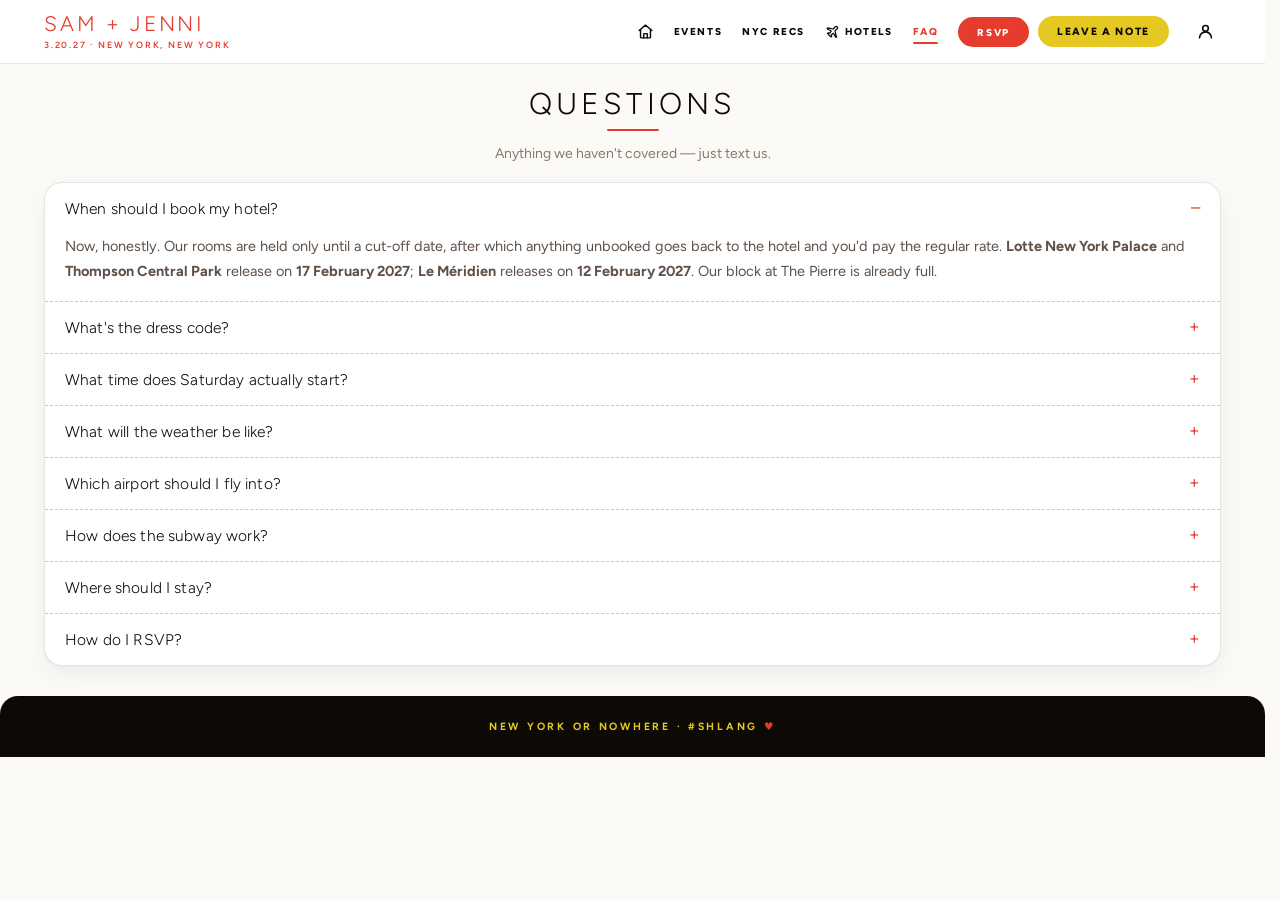
<file: faq.html>
<!doctype html>
<html lang="en">
<head>
<meta charset="utf-8">
<meta name="viewport" content="width=device-width,initial-scale=1">
<meta property="og:type" content="website">
<meta property="og:url" content="https://samandjenni.com/">
<meta property="og:site_name" content="shlang wedding">
<meta property="og:title" content="sam + jenni">
<meta property="og:description" content="a private page for our guests">
<meta name="twitter:card" content="summary">
<meta name="twitter:title" content="sam + jenni">
<meta name="twitter:description" content="a private page for our guests">
<meta name="robots" content="noindex, nofollow">
<title>FAQ · sam + jenni</title>
<link rel="preconnect" href="https://fonts.googleapis.com">
<link rel="preconnect" href="https://fonts.gstatic.com" crossorigin>
<link href="https://fonts.googleapis.com/css2?family=Figtree:wght@300;400;500;600;700;800;900&display=swap" rel="stylesheet">
<link rel="icon" href="favicon.ico" sizes="any">
<link rel="stylesheet" href="site.css?v=20260831b">
<script>/* Preflight veil. Runs before first paint: if the gate told us this guest
   still owes us their details, hold the page behind an opaque layer so the
   home page and the hero film never flash before the panel. account.js lifts
   it once the sheet is mounted; the timeout below guarantees it lifts even if
   Supabase is unreachable, so nobody is ever stranded on a blank screen. */
if(/[?&]details=1\b/.test(location.search)){document.documentElement.className+=' sj-veil';
setTimeout(function(){document.documentElement.classList.remove('sj-veil')},2500);}</script>
<style>html.sj-veil::before{content:'';position:fixed;inset:0;background:#FBF8F3;z-index:2790}
html.sj-veil body{overflow:hidden}
html.sj-veil .sjsheet{z-index:2800}</style>
<style>
  /* ---- Hotels: one filterable list, map at 75% ---------------------------- */
  /* column width now comes from site.css (.wrap = min(1280px,100%)) */
  #travel{ overflow-x:clip; }
  /* half the page each — the map was swallowing the room */
  /* half and half — six pins don't need more than that */
  .hotelsplit{ display:grid; grid-template-columns:minmax(0, 1.22fr) minmax(0, 1fr); gap:20px;
    align-items:start; margin-top:14px; }
  .hotelsplit > *{ min-width:0; }

  .recbar{ display:flex; flex-wrap:wrap; align-items:center; gap:7px 8px;
    padding-bottom:10px; border-bottom:1px solid var(--line); }
  .fgroup{ display:flex; flex-wrap:wrap; gap:5px; }
  .fgroup--top{ flex:1 1 auto; }
  .fgroup--hoods{ width:100%; padding-top:8px; border-top:1px dashed var(--line); }
  .fgroup--hoods[hidden]{ display:none; }
  .fchip{ font:inherit; font-size:9px; font-weight:700; letter-spacing:.07em; text-transform:uppercase;
    padding:5px 10px; border-radius:var(--r-pill); border:1px solid var(--line-2);
    background:#fff; color:#6b5a50; cursor:pointer; line-height:1.1; white-space:nowrap; }
  .fchip:hover{ border-color:var(--dark); color:var(--dark); }
  .fchip.is-on{ background:var(--red); border-color:var(--red); color:#fff; }
  .fchip[data-v="block"]{ border-color:rgba(196,168,20,.75); color:#8a6d00; }
  .fchip[data-v="block"].is-on{ background:var(--gold); border-color:var(--gold); color:var(--dark); }
  .fchip--hood{ font-size:8.5px; padding:4px 9px; }
  .fcount{ font-size:9.5px; font-weight:700; letter-spacing:.11em; text-transform:uppercase;
    color:#a2907a; white-space:nowrap; }
  .fcount b{ color:var(--dark); }

  .hotelpanel{ margin-top:10px; height:min(560px, calc(100vh - 230px));
    overflow-y:auto; overscroll-behavior:auto; padding-right:7px; margin-right:-7px; }
  .hotelpanel::-webkit-scrollbar{ width:6px; }
  .hotelpanel::-webkit-scrollbar-thumb{ background:var(--line-2); border-radius:99px; }
  .hotelgrid{ display:grid; grid-template-columns:repeat(2, minmax(0,1fr));
    gap:10px; align-items:start; }
  .hotelgrid > *{ flex:0 0 auto; }

  /* photo leads the card, full width — nothing sits on top of it */
  .hotelgrid .hotel{ display:block; padding:0; margin:0; overflow:hidden;
    text-decoration:none; color:inherit; border:1px solid var(--line);
    border-radius:var(--r-md); background:#fff;
    transition:border-color .12s, transform .12s; }
  .hotelgrid .hotel[hidden]{ display:none !important; }
  .hotelgrid .hotel:hover{ border-color:var(--red); transform:translateY(-1px); }
  /* Text first, photo underneath. The panel scrolls, and with the photo on top
     a half-scrolled card showed nothing but a picture — you couldn't tell which
     hotel you were looking at. Names and prices now sit at the top of every
     card, so they peep above the fold as you scroll. */
  .hotelgrid .hotel{ display:flex; flex-direction:column; align-items:stretch; gap:0; }
  .hotelgrid .hin{ order:1; }
  .hotelgrid .hshot{ order:2; }
  /* align-items:stretch and gap:0 are not decoration — the base .hotel rule in
     site.css is `display:grid; grid-template-columns:1fr auto; align-items:center;
     gap:14px`, written for the old wide two-column card. Switching this grid's
     cards to flex column inherited both. In a column, align-items:center sizes
     .hin to its content and centres it, so cards with short text (The Pierre,
     Le Méridien) sat visibly inset while long ones (Lotte) looked flush left —
     and the 14px gap opened a white band between the text and the photo. */
  .hotelgrid .hshot{ display:block; width:100%; height:auto; aspect-ratio:16/10;
    overflow:hidden; background:#F1EADD; border-radius:0; }
  .hotelgrid .hshot img{ width:100%; height:100%; object-fit:cover; display:block; }
  .hin{ display:block; padding:10px 13px 9px; }
  .hkind{ display:block; font-size:9px; font-weight:800; letter-spacing:.16em;
    text-transform:uppercase; color:#8a6d00; }
  .hkind--alt{ color:var(--red); }
  .fcaret{ font-size:11px; line-height:1; margin-left:2px; }
  .fchip.is-on .fcaret{ transform:rotate(180deg); display:inline-block; }
  .fhoodlabel{ align-self:center; margin-right:4px; font-size:8px; font-weight:800;
    letter-spacing:.16em; text-transform:uppercase; color:#a2907a; }
  .howto{ max-width:760px; margin:26px auto 0; text-align:center; }
  .howto p{ margin:0; font-size:15px; line-height:1.6; color:#6b5a50; }
  .howto-lead{ margin-bottom:10px !important; font-size:16.5px !important; font-weight:700;
    color:var(--dark) !important; }
  .howto p b{ color:var(--dark); }
  .howto-cut{ margin-top:9px !important; font-size:13px !important; }
  .howto-fine{ margin-top:9px !important; font-size:13px !important; font-style:italic; }
  .hname{ display:block; font-size:16px; font-weight:700; letter-spacing:0;
    text-transform:none; line-height:1.2; margin-top:3px; }
  .hprice{ display:inline-block; margin-top:5px; font-size:12.5px; font-weight:800;
    color:var(--red); border-bottom:2px solid var(--gold); padding-bottom:1px; }
  .hwhere{ display:block; font-size:11px; color:#6b5a50; line-height:1.4; margin-top:6px; }
  .hbook{ display:block; width:fit-content; margin-top:9px; font-size:9.5px; font-weight:800;
    letter-spacing:.12em; text-transform:uppercase; color:var(--dark);
    border-bottom:1.5px solid var(--line-2); padding-bottom:2px; }
  .hotelgrid .hotel:hover .hbook{ color:var(--red); border-bottom-color:var(--red); }

  .hotelmap{ position:sticky; top:64px; }
  .hotelmap .sjmap{ height:min(560px, calc(100vh - 230px)); margin-top:0; }
  .hotelmap .map-caption{ margin-top:12px; }

  @media(max-width:960px){
    .hotelsplit{ grid-template-columns:1fr; }
    .hotelmap{ position:static; order:-1; }
    .hotelmap .sjmap{ height:44vh; }
    .hotelpanel{ height:auto; overflow:visible; padding-right:0; margin-right:0; }
    .hotelgrid{ grid-template-columns:repeat(auto-fill,minmax(240px,1fr)); }
    .hotelgrid .hshot{ aspect-ratio:16/9; }
  }
  /* Getting here + Questions, side by side as cards */
  .infopair{ display:grid; grid-template-columns:1fr 1fr; gap:16px; margin-top:30px;
    align-items:start; }
  .infocard{ background:#fff; border:1px solid var(--line); border-radius:18px;
    padding:18px 20px 20px; box-shadow:var(--lift); }
  .infohead{ display:flex; align-items:center; gap:10px; margin:0 0 12px;
    font-size:12px; font-weight:800; letter-spacing:.2em; text-transform:uppercase;
    color:var(--dark); text-align:left; }
  .infohead::after{ content:none; }
  .infoicon{ display:inline-flex; align-items:center; justify-content:center;
    width:30px; height:30px; border-radius:50%; background:var(--gold); color:var(--dark); flex:0 0 auto; }
  .infoicon svg{ width:17px; height:17px; }
  .infobody{ margin:0; font-size:15px; line-height:1.65; color:#6b5a50; text-align:left; }
  .infobody b{ color:var(--dark); }
  .infosub{ margin:16px 0 7px; font-size:10px; font-weight:800; letter-spacing:.18em;
    text-transform:uppercase; color:var(--red); text-align:left; }
  .infolist{ margin:0; padding:0 0 0 17px; text-align:left; }
  .infolist li{ font-size:14px; line-height:1.6; color:#6b5a50; margin-bottom:8px; }
  .infolist li:last-child{ margin-bottom:0; }
  .infolist b{ color:var(--dark); }
  .infolist li::marker{ color:var(--line-2); }
  /* subway bullets — round like the real signage, not squares */
  .ln{ display:inline-flex; align-items:center; justify-content:center;
    width:17px; height:17px; margin-right:2px; border-radius:50%;
    background:var(--dark); color:#fff; font-size:10px; font-weight:800;
    vertical-align:-3px; }
  .infocard .faq{ border:0; box-shadow:none; background:none; border-radius:0; }
  /* the questions themselves, up to match the card body beside them */
  .infocard .faq summary{ font-size:15px; }
  .infocard .faq .a{ font-size:14.5px; line-height:1.7; }
  .infocard .faq details{ border-top:1px dashed var(--line); }
  .infocard .faq details:first-child{ border-top:0; }
  @media(max-width:820px){ .infopair{ grid-template-columns:1fr; gap:12px; } }
</style>
</head>
<body class="has-mobile-actions">
<div class="topbar">
  <header class="crest">
    <div class="crest-name"><a href="index.html">Sam + Jenni</a></div>
    <div class="crest-tag"><span data-dates-short>3.20.27</span> · new york, new york</div>
  </header>
  <nav class="sitenav">
    <a href="index.html"><svg class="nav-home-ico" viewBox="0 0 24 24" fill="none" stroke="currentColor" stroke-width="2" stroke-linecap="round" stroke-linejoin="round" aria-hidden="true"><path d="M3 10.5 12 3l9 7.5"/><path d="M5 9.6V20a1 1 0 0 0 1 1h12a1 1 0 0 0 1-1V9.6"/><path d="M9.5 21v-6h5v6"/></svg><span class="nav-word">home</span></a>
    <a href="weekend.html">events</a>
    <a href="recommendations.html"><span class="nav-long">NYC recs</span><span class="nav-brief">recs</span></a>
    <a href="travel.html"><svg class="nav-plane" viewBox="0 0 24 24" fill="none" stroke="currentColor" stroke-width="2" stroke-linecap="round" stroke-linejoin="round" aria-hidden="true"><path d="M17.8 19.2 16 11l3.5-3.5a2.1 2.1 0 0 0-3-3L13 8 4.8 6.2a1 1 0 0 0-.9 1.7l6 3.4-2.2 3.3-2.6-.4a.8.8 0 0 0-.7 1.3l2.3 2.6 2.6 2.3a.8.8 0 0 0 1.3-.7l-.4-2.6 3.3-2.2 3.4 6a1 1 0 0 0 1.7-.9Z"/></svg><span class="nav-long">hotels</span><span class="nav-brief">hotels/?&#8217;s</span></a>
    <a class="nav-faq active" href="faq.html">FAQ</a>
    <button type="button" class="nav-ou" data-ou-open aria-label="Over/under"><span class="nav-long">over/under</span><span class="nav-brief">+/−</span></button>
      <span class="nav-actions">
        <a class="nav-act nav-act--rsvp" href="rsvp.html" data-rsvp-open>RSVP</a>
        <button type="button" class="nav-act nav-act--note" data-note-open>Note</button>
      </span>
      <span class="nav-cta">
      <a class="cta-btn cta-primary" href="rsvp.html" data-rsvp-open>RSVP</a>
      <button type="button" class="cta-btn" data-note-open>Leave a note</button>
    </span>
      <span class="nav-acct">
        <button type="button" class="acct-btn" aria-expanded="false" aria-label="Your details">
          <svg viewBox="0 0 24 24" fill="none" stroke="currentColor" stroke-width="2" stroke-linecap="round" stroke-linejoin="round" aria-hidden="true"><circle cx="12" cy="8" r="3.6"/><path d="M4.5 20a7.5 7.5 0 0 1 15 0"/></svg>
        </button>
      </span>
  </nav>
  </div>

  <div class="mobile-actions">
    <a class="ma-btn ma-rsvp" href="rsvp.html" data-rsvp-open>RSVP</a>
    <button type="button" class="ma-btn ma-note" data-note-open>Leave a note</button>
  </div>



  <section class="sect" id="faq">
    <div class="wrap">
      <div class="titlestack">
        <a class="ts-rsvp" href="rsvp.html" data-rsvp-open>RSVP</a>
        <button type="button" class="ts-note" data-note-open hidden>Note</button>
        <button type="button" class="ts-done" data-rsvp-open hidden>RSVP <span>&#10003;</span></button>
      </div>
      <h2>Questions</h2>
      <div class="rule"></div>
      <p class="faq-lede">Anything we haven't covered — just text us.</p>
<div class="faq">
        <details open>
          <summary>When should I book my hotel?</summary>
          <div class="a">Now, honestly. Our rooms are held only until a cut-off date, after which anything unbooked goes back to the hotel and you'd pay the regular rate. <b>Lotte New York Palace</b> and <b>Thompson Central Park</b> release on <b>17 February 2027</b>; <b>Le Méridien</b> releases on <b>12 February 2027</b>. Our block at The Pierre is already full.</div>
        </details>
        <details>
          <summary>What's the dress code?</summary>
          <div class="a"><b>Black tie</b> &mdash; have fun with it. Wear colour, wear black, wear whatever you feel like yourself in. There's a <a href="weekend.html#wear"><b>what to wear</b></a> breakdown for every event on the events page.</div>
        </details>
        <details>
          <summary>What time does Saturday actually start?</summary>
          <div class="a">The ceremony starts at <b>6:00 pm</b> &mdash; please arrive a little before so you can find your seat.</div>
        </details>
        <details>
          <summary>What will the weather be like?</summary>
          <div class="a">Late March in New York is genuinely unpredictable — that's not a hedge, it's the season. Historically the back half of March runs about <b>13&deg;C / 55&deg;F</b> in the afternoon and drops to <b>2–6&deg;C / 36–43&deg;F</b> after dark, and it rains roughly one day in three. It has been 27&deg;C on this date and it has snowed.
          <span class="faq-note">Bring a coat you don't mind checking, and shoes that survive a wet pavement.</span></div>
        </details>
        <details>
          <summary>Which airport should I fly into?</summary>
          <div class="a"><b>LGA</b> is closest — about 30 minutes to Midtown. <b>JFK</b> and <b>EWR</b> both work and often cost less; from any of the three a taxi or Uber runs <b>30–60 minutes</b> depending on traffic. There's no need to hire a car: everything that weekend is a short cab ride or a subway stop apart, and parking in Midtown is its own kind of punishment.</div>
        </details>
        <details>
          <summary>How does the subway work?</summary>
          <div class="a">Tap your phone or card straight at the turnstile — that's OMNY, no MetroCard needed, $2.90 a ride and it stops charging after 12 rides in a week. Two things catch visitors out: <b>express trains skip stops</b> (the 4 and 5 skip what the 6 makes), and <b>uptown and downtown often have separate entrances</b> on opposite sides of the street with no way to switch once you've tapped in. <a href="travel.html"><b>Full subway notes and the lines to each venue</b></a> are on the hotels page.</div>
        </details>
        <details>
          <summary>Where should I stay?</summary>
          <div class="a">We have blocks at <b>Lotte New York Palace</b>, <b>Thompson Central Park</b> and <b>Le M&eacute;ridien</b> — our rate only comes through the booking link on each card. Beyond those there are <b>26 other hotels</b> we'd happily send you to, filterable by neighbourhood, from <b>citizenM Bowery</b> at the cheap end to <b>The Mercer</b> at the other. <a href="travel.html"><b>See all of them</b></a>.</div>
        </details>
        <details>
          <summary>How do I RSVP?</summary>
          <div class="a"><a href="rsvp.html" data-rsvp-open><b>Open the RSVP form</b></a> — it takes a minute, and it only shows the events you’re invited to. Replies are due by <b>10 January 2027</b>.</div>
        </details>
      </div>
    
        
    </div>
  </section>

  <div class="sfoot">New York or nowhere · #shlang <span class="heart">♥</span></div>
  <script src="personalize.js?v=20260902a" defer></script>
  <script src="mobilenav.js?v=20260830l" defer></script>
  <script src="account.js?v=20260909a" defer></script>
  <script src="cal.js?v=20260830b" defer></script>
  <script src="upload.js?v=20260831c" defer></script>
  <script src="drawer.js?v=20260831a" defer></script>
  <script src="outab.js?v=20260805a" defer></script>
  <script src="rsvpform.js?v=20260909a" defer></script>
  <script src="notes.js?v=20260830c" defer></script>
<script>
(function(){
  var bar = document.querySelector('#travel .recbar'); if(!bar) return;
  var cards = [].slice.call(document.querySelectorAll('.hotelgrid .hotel'));
  var count = document.getElementById('hotelCount');
  var empty = document.querySelector('#travel .recempty');
  var hoods = bar.querySelector('.fgroup--hoods');
  var top   = bar.querySelector('.fgroup--top');
  var f = 'block';

  function apply(){
    var n = 0;
    cards.forEach(function(c){
      var ok = f === 'block' || f === 'other' ? c.dataset.kind === f
                                              : c.dataset.hood === f;
      c.hidden = !ok; if (ok) n++;
    });
    count.textContent = n;
    empty.hidden = n > 0;
    document.dispatchEvent(new CustomEvent('sj:filter', { detail:{ area:f, kind:'hotels' } }));
  }

  bar.addEventListener('click', function(e){
    var b = e.target.closest('.fchip'); if(!b) return;
    f = b.dataset.v;
    var isHood = b.classList.contains('fchip--hood');

    // "other hotels" opens the neighbourhood row; "our room blocks" closes it
    if (!isHood) {
      hoods.hidden = (f !== 'other');
      var more = top.querySelector('.fchip--more');
      if (more) more.setAttribute('aria-expanded', String(f === 'other'));
      top.querySelectorAll('.fchip').forEach(function(x){ x.classList.toggle('is-on', x === b); });
      hoods.querySelectorAll('.fchip').forEach(function(x){
        x.classList.toggle('is-on', x.dataset.v === 'other');
      });
    } else {
      hoods.querySelectorAll('.fchip').forEach(function(x){ x.classList.toggle('is-on', x === b); });
    }
    apply();
  });

  // hovering a card nudges the map to that hotel
  cards.forEach(function(c){
    c.addEventListener('mouseenter', function(){
      var ll = (c.dataset.ll || '').split(',');
      if (ll.length === 2) document.dispatchEvent(new CustomEvent('sj:focus',
        { detail:{ lat:+ll[0], lng:+ll[1], name:c.dataset.n } }));
    });
  });

  apply();
  window.addEventListener('load', apply);
})();
</script>
</body>
</html>
</file>
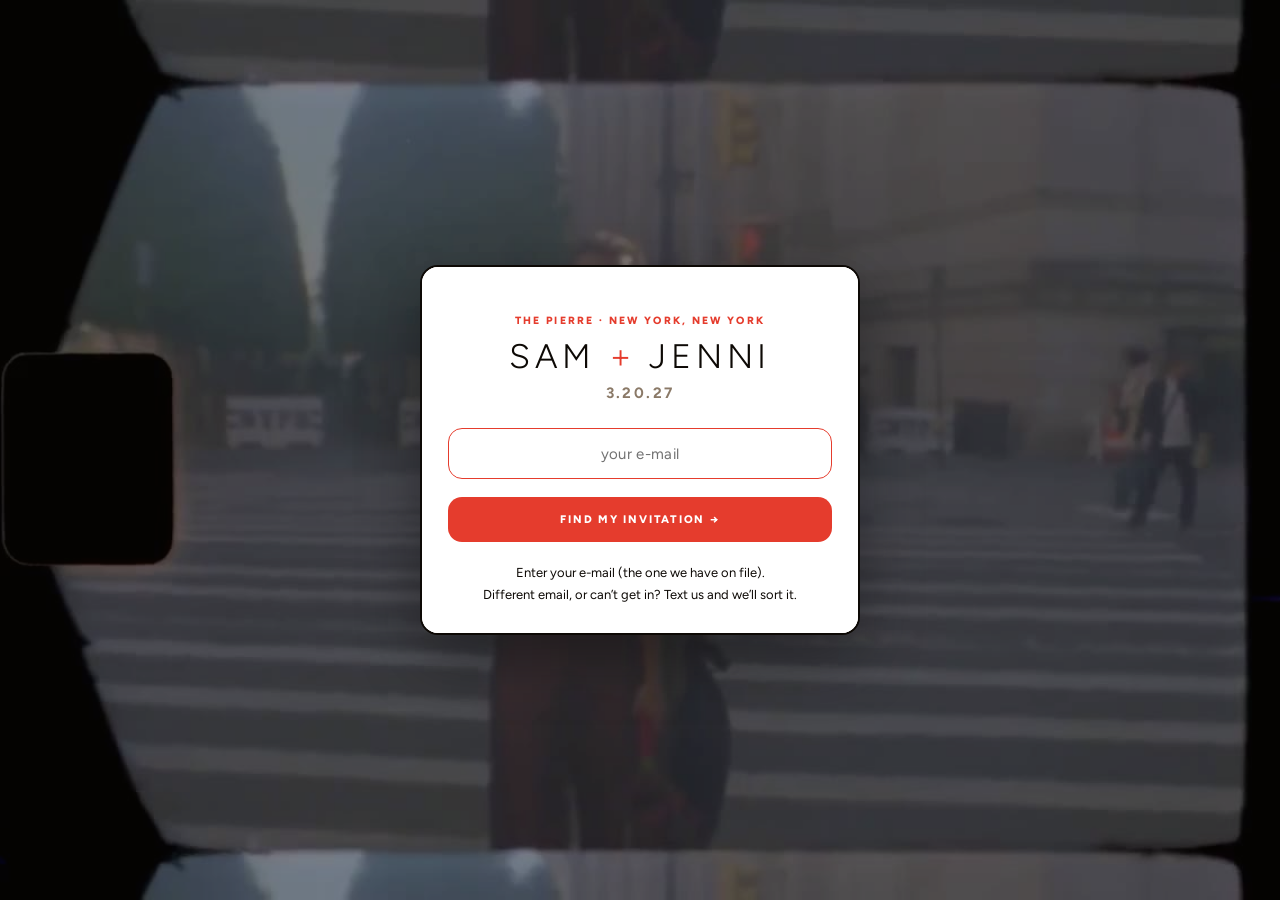
<file: gate.html>
<!doctype html>
<html lang="en">
<head>
<meta charset="utf-8">
<meta name="viewport" content="width=device-width,initial-scale=1">
<meta property="og:type" content="website">
<meta property="og:url" content="https://samandjenni.com/">
<meta property="og:site_name" content="shlang wedding">
<meta property="og:title" content="sam + jenni">
<meta property="og:description" content="a private page for our guests">
<meta name="twitter:card" content="summary">
<meta name="twitter:title" content="sam + jenni">
<meta name="twitter:description" content="a private page for our guests">
<meta name="robots" content="noindex, nofollow">
<title>shlang wedding</title>
<!-- No dates here. The gate is the one page served with no cookie, so this
     string is public and identical for everyone -- including guests invited to
     the wedding day only. Keep it to the narrowest safe wording. -->
<meta name="description" content="sam + jenni · new york city">
<!-- Link previews are generated here, not on the home page: every crawler is
     redirected to /gate because it has no sign-in cookie. -->
<link rel="preconnect" href="https://fonts.googleapis.com">
<link rel="preconnect" href="https://fonts.gstatic.com" crossorigin>
<link href="https://fonts.googleapis.com/css2?family=Figtree:wght@300;400;500;600;700;800;900&display=swap" rel="stylesheet">
<style>
  :root{--red:#E53C2D;--gold:#E5C822;--ivory:#FAF3E0;--dark:#0D0905;--white:#fff}
  *{box-sizing:border-box;margin:0;padding:0}
  body{min-height:100vh;min-height:100dvh;display:flex;align-items:center;justify-content:center;
    background:var(--dark);color:var(--dark);
    font-family:'Figtree',system-ui,sans-serif;padding:28px;overflow:hidden}
  /* Film playing behind the gate */
  .bgvid{position:fixed;inset:0;width:100%;height:100%;object-fit:cover;z-index:-2}
  .bgtint{position:fixed;inset:0;background:rgba(13,9,5,.35);z-index:-1}
  .card{width:100%;max-width:440px;text-align:center;
    border:2px solid var(--dark);border-radius:22px;overflow:hidden;
    box-shadow:0 24px 60px rgba(0,0,0,.35);background:var(--white)}
  .band{background:var(--red);color:#fff;font-size:10px;font-weight:800;letter-spacing:.3em;
    text-transform:uppercase;padding:13px}
  .box{padding:46px 34px 40px;background:var(--white)}
  /* Figtree Light, to match the wordmark on every other page. gate.html does
     not load site.css, so the light pass never reached it. */
  h1{font-size:40px;font-weight:300;letter-spacing:.14em;text-transform:uppercase;
    color:var(--dark);line-height:1.05}
  h1 .plus{color:var(--red)}
  .sub{margin-top:13px;font-size:10.5px;font-weight:800;letter-spacing:.3em;
    text-transform:uppercase;color:var(--red)}
  .date{margin-top:20px;font-size:16px;font-weight:700;letter-spacing:.1em;color:#8a7863}
  form{margin-top:32px;display:flex;flex-direction:column;gap:12px;text-align:left}
  label{font-size:10px;font-weight:800;letter-spacing:.24em;text-transform:uppercase;color:#a2907a;margin-bottom:-4px}
  input{border:2px solid var(--dark);border-radius:14px;background:#fbf7ef;color:var(--dark);
    font-family:inherit;font-size:16px;padding:15px 16px;text-align:center;letter-spacing:.06em;outline:none}
  /* Near-black, not the old #c9b8a2. At 2.0:1 that placeholder was below
     every legibility threshold there is -- on the hero film behind it the
     field read as empty and unlabelled. A hair off pure black so it still
     reads as a prompt rather than a value already typed. */
  /* Faded black, not the old warm tan (#c9b8a2, about 2:1 -- below every
     legibility threshold there is). Black at 62% reads clearly while still
     sitting visibly lighter than a typed value, so the field never looks
     as though it is already filled in. */
  input::placeholder{color:rgba(26,26,26,.62);opacity:1;letter-spacing:.02em;font-size:15px}
  input:focus{border-color:var(--red);background:#fff}
  button{margin-top:6px;border:2px solid var(--dark);border-radius:14px;background:var(--gold);color:var(--dark);
    font-family:inherit;font-size:11px;font-weight:800;letter-spacing:.22em;text-transform:uppercase;
    padding:16px;cursor:pointer;transition:background .15s,color .15s}
  button:hover{background:var(--red);color:#fff;border-color:var(--red)}
  .err{margin-top:16px;font-size:12.5px;color:var(--red);font-weight:600;display:none}
  .err.show{display:block}
  .hint{margin-top:26px;font-size:11.5px;color:#a2907a;font-style:italic;line-height:1.7}
  .skip{ display:inline-block; margin-top:16px; font-size:12px; letter-spacing:.02em;
    color:#a2907a; text-decoration:none; border-bottom:1px solid transparent; }
  .skip:hover{ color:var(--dark); border-bottom-color:#a2907a; }
  /* ---- cleaned up to match the phone home page --------------------------
     Order is city, then the names, then the date — the same reading order as
     the crest. The red band came off: the card is white with one red accent
     (the label and the +), which is how the rest of the site behaves. */
  .card{ border-radius:18px; overflow:hidden; }
  .box{ padding:34px 26px 28px; }
  .sub{ margin-bottom:12px; font-size:10.5px; font-weight:800; letter-spacing:.22em;
    text-transform:uppercase; color:var(--red); }
  h1{ margin:0; font-size:34px; letter-spacing:.14em; }
  .date{ margin-top:10px; font-size:15px; letter-spacing:.16em; color:#8a7967; }
  form{ margin-top:26px; }
  .sr-only{ position:absolute; width:1px; height:1px; margin:-1px; padding:0;
    overflow:hidden; clip:rect(0 0 0 0); white-space:nowrap; border:0; }
  input{ border-radius:14px; background:#fff; text-align:center; border-width:1.5px; }
  /* "Find it" read like a search engine. The button says the same thing as the
     label above it, which is the plainest way to be sure. */
  button[type=submit]{ border-radius:14px; background:var(--red); color:#fff;
    border:0; font-size:11px; font-weight:800; letter-spacing:.16em; text-transform:uppercase; }
  button[type=submit]:hover{ background:var(--dark); }
  /* plain black sentences rather than italic grey asides */
  .hint{ margin-top:20px; font-size:13px; line-height:1.65; font-style:normal;
    color:var(--dark); }
  /* bottom-right, so it lines up with the right edge of the field and button
     above it rather than floating in the middle */
  .gate-foot{ display:flex; justify-content:flex-end; margin-top:16px; }
  .gate-foot .skip{ margin-top:0; font-size:12.5px; color:#8a7967; }
</style>
</head>
<body>
  <video class="bgvid" autoplay muted loop playsinline poster="poster.jpg">
    <source src="hero.mp4" type="video/mp4">
  </video>
  <div class="bgtint"></div>

  <div class="card">
    <div class="box">
      <div class="sub">The Pierre &middot; New York, New York</div>
      <h1>Sam <span class="plus">+</span> Jenni</h1>
      <div class="date">3.20.27</div>

      <form method="POST" action="/api/login" id="gateform">
        <!-- The visible label said the same words as the button directly below
             it. Kept for screen readers only, since the field still needs a
             name — the placeholder alone isn't an accessible label. -->
        <label class="sr-only" for="lastname">Your e-mail</label>
        <input id="lastname" name="lastname" type="email" autocomplete="email" autofocus
               inputmode="email" placeholder="your e-mail"
               spellcheck="false" autocapitalize="off" />
        <button type="submit">Find my invitation &rarr;</button>
      </form>

      <div class="err" id="err"></div>
      <p class="hint">Enter your e-mail (the one we have on file).<br>
        Different email, or can&rsquo;t get in? Text us and we&rsquo;ll sort it.</p>
      <!-- No "have a look around first" link: with the whole site private there
           is nowhere for it to go. The .skip / .gate-foot styles below are left
           in place deliberately — this has been on and off twice now, so
           putting it back is one line of markup rather than a rebuild. -->

    </div>
  </div>
<script>
  // Carry ?next= from the middleware redirect through to the login endpoint, so
  // a guest who clicked "hotels" while signed out lands on hotels rather than
  // the home page. The form posts to a fixed action, and login reads next off
  // the URL rather than the body, so it has to go on the action.
  // Allow-listed here as well as server-side — belt and braces against
  // reflecting something arbitrary into the redirect.
  (function () {
    var OK = ['index','weekend','recommendations','travel','faq','rsvp','over-under','stay'];
    var m = location.search.match(/[?&]next=([^&]*)/);
    if (!m) return;
    var want = decodeURIComponent(m[1]).replace(/\.html$/, '');
    if (OK.indexOf(want) === -1) return;
    var f = document.getElementById('gateform');
    if (f) f.action = '/api/login?next=' + encodeURIComponent(want);
  })();

  // Read once, up here: the first-name block below needs it, and `var` would
  // otherwise hoist the name but not the value.
  var e = new URLSearchParams(location.search).get('e');

  var MSG = {
    pass: "we can't find that one — try the email we sent this to ♡",
    name: "we just need your email ♡",
    email: "the site opens with your email now — the address we sent this to ♡",
    list: "we can't find that email — it may be a different one to the address we have. text us and we'll add it ♡"
  };

  /* ── a surname shared by several guests ─────────────────────────────────
     login.js bounces back here with ?e=first when the name typed is a bare
     surname that several households answer to — Lee is ten people, Tang is
     six. Signing them in on the surname alone was a silent downgrade: they
     saw the events for the safe fallback tier and nothing said why.

     The surname arrives in ?s= so the message can name it. It came from user
     input, so it is re-validated here and written with textContent, never
     innerHTML — echoing a query parameter into markup is how you get an
     injection. The form also carries retry=1 from here, so if they really do
     only have a surname on our list, the second attempt lets them straight in
     rather than asking again forever. */
  (function () {
    if (e !== 'first') return;
    var raw = (new URLSearchParams(location.search).get('s') || '').toLowerCase();
    var sn  = /^[a-z' ]{1,40}$/.test(raw) ? raw : '';
    var nice = sn ? sn.replace(/\b[a-z]/g, function (c) { return c.toUpperCase(); }) : '';

    var box = document.getElementById('err');
    box.textContent = nice
      ? 'We have a few ' + nice + 's on the list — what\u2019s your first name?'
      : 'We have a few of you on the list — could we have your first name too?';
    box.classList.add('show');

    var hint = document.querySelector('.hint');
    if (hint) {
      hint.textContent = nice
        ? 'Try your full name, like Jenni ' + nice + '.'
        : 'Try your full name.';
    }

    var f = document.getElementById('lastname');
    if (f) {
      // Prefill the surname and put the caret at the front, so adding the
      // first name is one word of typing rather than retyping the whole thing.
      f.value = nice;
      f.placeholder = nice ? 'first name ' + nice : 'your full name';
      f.focus();
      try { f.setSelectionRange(0, 0); } catch (err) {}
    }

    var form = document.getElementById('gateform');
    if (form) form.action += (form.action.indexOf('?') > -1 ? '&' : '?') + 'retry=1';
  })();
  // Only real problems speak now. ?e=private is gone along with the link that
  // pointed at it, so an unknown ?e falls back to the normal not-found message.
  // 'first' is handled above, with its own message and a prefilled field.
  if (e && e !== 'first') {
    var box = document.getElementById('err');
    box.textContent = MSG[e] || MSG.pass;
    box.classList.add('show');
    var f = document.getElementById('lastname');
    if (f) f.focus();
  }
</script>
</body>
</html>
</file>
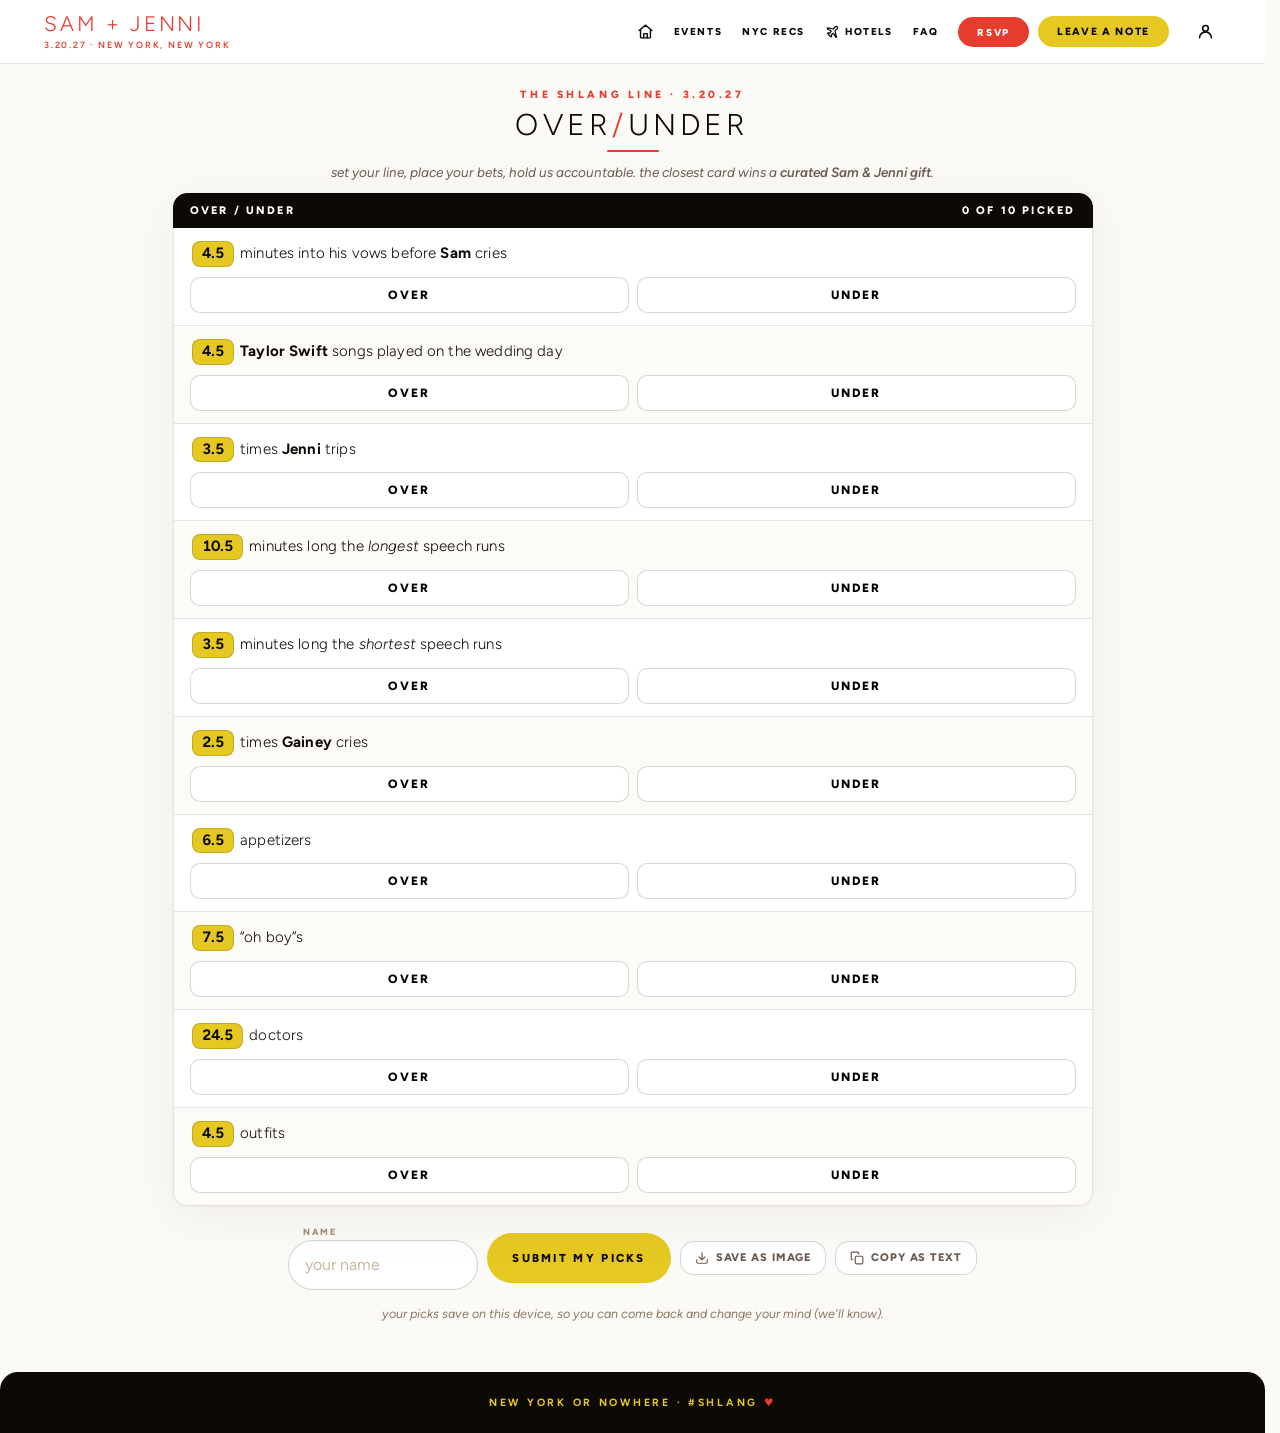
<file: over-under.html>
<!doctype html>
<html lang="en">
<head>
<meta charset="utf-8">
<meta name="viewport" content="width=device-width,initial-scale=1">
<meta property="og:type" content="website">
<meta property="og:url" content="https://samandjenni.com/">
<meta property="og:site_name" content="shlang wedding">
<meta property="og:title" content="sam + jenni">
<meta property="og:description" content="a private page for our guests">
<meta name="twitter:card" content="summary">
<meta name="twitter:title" content="sam + jenni">
<meta name="twitter:description" content="a private page for our guests">
<meta name="robots" content="noindex, nofollow">
<title>over/under · sam + jenni</title>
<link rel="preconnect" href="https://fonts.googleapis.com">
<link rel="preconnect" href="https://fonts.gstatic.com" crossorigin>
<link href="https://fonts.googleapis.com/css2?family=Figtree:wght@300;400;500;600;700;800;900&display=swap" rel="stylesheet">
<link rel="icon" href="favicon.ico" sizes="any">
<link rel="stylesheet" href="site.css?v=20260831b">
<script>/* Preflight veil. Runs before first paint: if the gate told us this guest
   still owes us their details, hold the page behind an opaque layer so the
   home page and the hero film never flash before the panel. account.js lifts
   it once the sheet is mounted; the timeout below guarantees it lifts even if
   Supabase is unreachable, so nobody is ever stranded on a blank screen. */
if(/[?&]details=1\b/.test(location.search)){document.documentElement.className+=' sj-veil';
setTimeout(function(){document.documentElement.classList.remove('sj-veil')},2500);}</script>
<style>html.sj-veil::before{content:'';position:fixed;inset:0;background:#FBF8F3;z-index:2790}
html.sj-veil body{overflow:hidden}
html.sj-veil .sjsheet{z-index:2800}</style>
<style>

  body{background:var(--paper)}
  #ou{padding-bottom:6px}
  .ou-head{text-align:center}
  .ou-head h2 .slash{color:var(--red)}
  h1 .slash{color:var(--red)}

  .board{max-width:960px;margin:4px auto 0;padding:0 20px}
  .scorebar{display:flex;justify-content:space-between;align-items:center;border:1px solid var(--dark);
    background:var(--dark);color:var(--gold);padding:10px 16px;font-size:11px;font-weight:800;
    letter-spacing:.2em;text-transform:uppercase;border-radius:var(--r-md) var(--r-md) 0 0}
  .scorebar span{color:var(--white)}

  .line{border:1px solid var(--line);border-top:none;background:#fff;padding:13px 16px 12px}
  .line--zebra-removed{background:#FDFBF7}
  .board{filter:drop-shadow(0 1px 2px rgba(13,9,5,.04)) drop-shadow(0 10px 26px rgba(13,9,5,.05))}
  .line:last-child{border-radius:0 0 var(--r-md) var(--r-md)}
  .q{font-size:15px;font-weight:600;line-height:1.45}
  .num{display:inline-block;background:var(--gold);border:1px solid rgba(13,9,5,.16);border-radius:var(--r-xs);
    padding:1px 9px;font-weight:900;font-variant-numeric:tabular-nums;margin:0 2px}
  .picks{display:flex;gap:8px;margin-top:10px}
  .pick{flex:1;border:1px solid rgba(13,9,5,.16);background:#fff;font-family:inherit;font-size:12px;font-weight:800;
    letter-spacing:.16em;text-transform:uppercase;padding:10px;cursor:pointer;border-radius:var(--r-sm);
    transition:background .12s,color .12s}
  .pick:hover{background:var(--ivory)}
  .pick.on.over{background:var(--green);color:#fff;border-color:var(--green)}
  .pick.on.under{background:var(--red);color:#fff;border-color:var(--red)}
  .hot{display:inline-block;font-size:8.5px;font-weight:800;letter-spacing:.14em;text-transform:uppercase;
    background:var(--red);color:#fff;border-radius:999px;padding:2px 8px;margin-left:6px;vertical-align:middle}

  .actions{max-width:840px;margin:20px auto 0;padding:0 20px 48px;text-align:center}
  .btn{display:inline-block;border:1px solid transparent;background:var(--gold);color:var(--dark);
    text-decoration:none;font-size:11.5px;font-weight:800;letter-spacing:.2em;text-transform:uppercase;
    padding:13px 24px;border-radius:var(--r-pill);cursor:pointer;font-family:inherit}
  .btn:hover{background:var(--red);color:#fff}
  .btn.ghost{background:#fff;border-color:rgba(13,9,5,.16)}
  .fineprint{margin-top:14px;font-size:12.5px;color:#8a7863;font-style:italic;line-height:1.6}
  .copied{margin-top:10px;font-size:12.5px;font-weight:700;color:var(--green);display:none}
  .copied.show{display:block}
  @media(max-width:760px){
    .lede{font-size:13.5px}
    .board,.actions{padding:0 16px}
    .board{margin-top:18px}
    .scorebar{padding:10px 13px;font-size:10px;letter-spacing:.14em}
    .line{padding:10px 13px}
    .q{font-size:14px;line-height:1.35}
    .picks{flex-direction:row;gap:7px;margin-top:8px}
    .pick{font-size:11px;padding:9px 6px;letter-spacing:.1em}
    .hdr .rule{margin-top:8px}
    .actions{padding-bottom:40px}
    .btn{display:block;width:100%;margin-bottom:8px;min-height:46px}
  }
  @media(max-width:430px){
    .num{padding:1px 7px}
    .lede{font-size:12.5px;line-height:1.5}
  }
  .ourow{ display:flex; align-items:center; justify-content:center; flex-wrap:wrap;
    gap:9px; width:100%; }
  .oufield{ display:flex; flex-direction:column; gap:3px; flex:0 1 190px; text-align:left; }
  .oulabel{ font-size:9px; font-weight:800; letter-spacing:.18em; text-transform:uppercase;
    color:#a2907a; padding-left:15px; }
  .ouname{ width:100%; min-width:0; font-family:inherit; font-size:16px;
    padding:0 16px; height:50px; border-radius:var(--r-pill);
    border:1.5px solid rgba(13,9,5,.18); background:#fff; color:var(--dark);
    text-align:left; outline:none; }
  .ouname::placeholder{ color:#c9b8a2; }
  .ouname:focus{ border-color:var(--red); }
  .ourow .btn{ flex:0 0 auto; height:50px; margin:0; }
  .iconbtn{ display:inline-flex; align-items:center; gap:7px; font-family:inherit;
    font-size:11px; font-weight:800; letter-spacing:.08em; text-transform:uppercase;
    padding:9px 14px; border-radius:var(--r-md); cursor:pointer;
    background:#fff; color:#6b5a50; border:1.5px solid var(--line-2); }
  .iconbtn svg{ width:14px; height:14px; flex:0 0 auto; }
  .iconbtn:hover{ color:var(--dark); border-color:var(--dark); }
  @media(max-width:620px){
    .oufield{ flex:1 1 100%; }
    .ourow .btn{ flex:1 1 100%; }
    .iconbtn{ flex:1 1 0; justify-content:center; }
  }
  .ouname:focus{ border-color:var(--red); }
  .ousent{ margin-top:14px; font-size:13.5px; font-weight:700; color:var(--red); display:none; }
  .ousent.show{ display:block; }
  /* The zebra stripe on alternate rows was the cream inside this drawer. Rows
     are separated by their hairline border instead, which is what every other
     list on the site does. */
  .line{ background:#fff; }
  .line + .line{ border-top:1px solid var(--line); }
</style>
<style id="ou-embed-css">
  /* ?embed=1 — shown inside the pull-out drawer, where the surrounding page
     already supplies the crest, nav and footer. */
  html.ou-embed body{ background:transparent; }
  /* `.sitecrest` never existed — the class is `.crest`, so none of this applied
     and the drawer showed a second wordmark plus its own kebab on top of the
     host page's. */
  html.ou-embed .crest, html.ou-embed .sitenav, html.ou-embed .sfoot,
  html.ou-embed .titlestack, html.ou-embed .ribbon,
  html.ou-embed .crest-mobile-nav, html.ou-embed .mnav,
  html.ou-embed .mnav-veil, html.ou-embed .nav-acct{ display:none !important; }
  html.ou-embed .sect{ padding:4px 0 18px; }
  html.ou-embed .sect h2{ font-size:22px; }
</style>
<script>if(/[?&]embed=1/.test(location.search))document.documentElement.className+=' ou-embed';</script>
</head>
<body class="has-mobile-actions">
<div class="topbar">
  <header class="crest">
    <div class="crest-name"><a href="index.html">Sam + Jenni</a></div>
    <div class="crest-tag"><span data-dates-short>3.20.27</span> · new york, new york</div>
  </header>

      <nav class="sitenav">
    <a href="index.html"><svg class="nav-home-ico" viewBox="0 0 24 24" fill="none" stroke="currentColor" stroke-width="2" stroke-linecap="round" stroke-linejoin="round" aria-hidden="true"><path d="M3 10.5 12 3l9 7.5"/><path d="M5 9.6V20a1 1 0 0 0 1 1h12a1 1 0 0 0 1-1V9.6"/><path d="M9.5 21v-6h5v6"/></svg><span class="nav-word">home</span></a>
    <a href="weekend.html">events</a>
    <a href="recommendations.html"><span class="nav-long">NYC recs</span><span class="nav-brief">recs</span></a>
    <a href="travel.html"><svg class="nav-plane" viewBox="0 0 24 24" fill="none" stroke="currentColor" stroke-width="2" stroke-linecap="round" stroke-linejoin="round" aria-hidden="true"><path d="M17.8 19.2 16 11l3.5-3.5a2.1 2.1 0 0 0-3-3L13 8 4.8 6.2a1 1 0 0 0-.9 1.7l6 3.4-2.2 3.3-2.6-.4a.8.8 0 0 0-.7 1.3l2.3 2.6 2.6 2.3a.8.8 0 0 0 1.3-.7l-.4-2.6 3.3-2.2 3.4 6a1 1 0 0 0 1.7-.9Z"/></svg><span class="nav-long">hotels</span><span class="nav-brief">hotels/?&#8217;s</span></a>
    <a class="nav-faq" href="faq.html">FAQ</a>
    <button type="button" class="nav-ou" data-ou-open aria-label="Over/under"><span class="nav-long">over/under</span><span class="nav-brief">+/−</span></button>
      <span class="nav-actions">
        <a class="nav-act nav-act--rsvp" href="rsvp.html" data-rsvp-open>RSVP</a>
        <button type="button" class="nav-act nav-act--note" data-note-open>Note</button>
      </span>
      <span class="nav-cta">
      <a class="cta-btn cta-primary" href="rsvp.html" data-rsvp-open>RSVP</a>
      <button type="button" class="cta-btn" data-note-open>Leave a note</button>
    </span>
      <span class="nav-acct">
        <button type="button" class="acct-btn" aria-expanded="false" aria-label="Your details">
          <svg viewBox="0 0 24 24" fill="none" stroke="currentColor" stroke-width="2" stroke-linecap="round" stroke-linejoin="round" aria-hidden="true"><circle cx="12" cy="8" r="3.6"/><path d="M4.5 20a7.5 7.5 0 0 1 15 0"/></svg>
        </button>
      </span>
  </nav>
  </div>

  <div class="mobile-actions">
    <a class="ma-btn ma-rsvp" href="rsvp.html" data-rsvp-open>RSVP</a>
    <button type="button" class="ma-btn ma-note" data-note-open>Leave a note</button>
  </div>



  <section class="sect" id="ou">
    <div class="wrap ou-head">
      <div class="titlestack">
        <a class="ts-rsvp" href="rsvp.html" data-rsvp-open>RSVP</a>
        <button type="button" class="ts-note" data-note-open hidden>Note</button>
        <button type="button" class="ts-done" data-rsvp-open hidden>RSVP <span>&#10003;</span></button>
      </div>
      <div class="eyebrow">The Shlang Line · 3.20.27</div>
      <h2>Over<span class="slash">/</span>Under</h2>
      <div class="rule"></div>
      <p class="lede">set your line, place your bets, hold us accountable. the closest card wins a <b>curated Sam &amp; Jenni gift</b>.</p>
    </div>
  </section>

  <div class="board">
    <div class="scorebar"><span>Over / Under</span><span id="tally">0 of 10 picked</span></div>
    <div id="lines"></div>
  </div>

  <div class="actions">
    <div class="ourow">
      <span class="oufield">
        <label class="oulabel" for="ouName">Name</label>
        <input class="ouname" id="ouName" type="text" placeholder="your name" autocomplete="name">
      </span>
      <button class="btn" id="sendBtn">Submit my picks</button>
      <button class="iconbtn" id="saveBtn" type="button"><svg viewBox="0 0 24 24" fill="none" stroke="currentColor" stroke-width="2" stroke-linecap="round" stroke-linejoin="round" aria-hidden="true"><path d="M21 15v4a2 2 0 0 1-2 2H5a2 2 0 0 1-2-2v-4"/><polyline points="7 10 12 15 17 10"/><line x1="12" y1="15" x2="12" y2="3"/></svg>Save as image</button>
      <button class="iconbtn" id="copyBtn" type="button"><svg viewBox="0 0 24 24" fill="none" stroke="currentColor" stroke-width="2" stroke-linecap="round" stroke-linejoin="round" aria-hidden="true"><rect x="9" y="9" width="13" height="13" rx="2"/><path d="M5 15H4a2 2 0 0 1-2-2V4a2 2 0 0 1 2-2h9a2 2 0 0 1 2 2v1"/></svg>Copy as text</button>
    </div>
    <div class="copied" id="copied">copied — now go paste it and talk your talk ♡</div>
    <div class="ousent">got it — no takebacks (there are takebacks).</div>
    <p class="fineprint">
      your picks save on this device, so you can come back and change your mind (we'll know).
    </p>
  </div>

  <div class="sfoot">New York or nowhere · #shlang <span class="heart">♥</span></div>

<script>
  const LINES = [
    { n: 4.5,  q: "minutes into his vows before <b>Sam</b> cries" },
    { n: 4.5,  q: "<b>Taylor Swift</b> songs played on the wedding day" },
    { n: 3.5,  q: "times <b>Jenni</b> trips" },
    { n: 10.5, q: "minutes long the <i>longest</i> speech runs" },
    { n: 3.5,  q: "minutes long the <i>shortest</i> speech runs" },
    { n: 2.5,  q: "times <b>Gainey</b> cries" },
    { n: 6.5,  q: "appetizers" },
    { n: 7.5,  q: "&ldquo;oh boy&rdquo;s" },
    { n: 24.5, q: "doctors" },
    { n: 4.5,  q: "outfits" }
  ];

  const KEY = 'sj-overunder-v1';
  let picks = JSON.parse(localStorage.getItem(KEY) || '{}');

  function save(){ localStorage.setItem(KEY, JSON.stringify(picks)); }

  function render(){
    const box = document.getElementById('lines');
    box.innerHTML = '';
    LINES.forEach((L, i) => {
      const p = picks[i];
      const d = document.createElement('div');
      d.className = 'line';
      d.innerHTML =
        '<div class="q"><span class="num">' + L.n + '</span> ' + L.q + '</div>' +
        '<div class="picks">' +
          '<button class="pick over ' + (p === 'over' ? 'on' : '') + '" data-i="' + i + '" data-v="over">Over</button>' +
          '<button class="pick under ' + (p === 'under' ? 'on' : '') + '" data-i="' + i + '" data-v="under">Under</button>' +
        '</div>';
      box.appendChild(d);
    });
    box.querySelectorAll('.pick').forEach(b => {
      b.onclick = () => {
        const i = b.dataset.i;
        picks[i] = (picks[i] === b.dataset.v) ? undefined : b.dataset.v;
        if (!picks[i]) delete picks[i];
        save(); render();
      };
    });
    const n = Object.keys(picks).length;
    document.getElementById('tally').textContent = n + ' of ' + LINES.length + ' picked';
  }

  function asText(){
    const strip = s => s.replace(/<[^>]+>/g, '');
    let out = 'my over/under card — sam + jenni, 3.20.27\n\n';
    LINES.forEach((L, i) => {
      const p = picks[i];
      out += (p ? p.toUpperCase().padEnd(6) : '—     ') + L.n + '  ' + strip(L.q) + '\n';
    });
    const n = Object.keys(picks).length;
    out += '\n(' + n + ' picks total)';
    return out;
  }

  function syncMail(){
  }

  document.getElementById('copyBtn').onclick = async () => {
    try {
      await navigator.clipboard.writeText(asText());
      const c = document.getElementById('copied');
      c.classList.add('show');
      setTimeout(() => c.classList.remove('show'), 2600);
    } catch (e) {
      alert(asText());
    }
  };


  // ---- save the card as a JPG ----------------------------------------------
  // Drawn by hand on a canvas: no library, no CDN, and it looks like the site.
  function drawCard(){
    var W = 1000, PAD = 56, ROW = 88;
    var H = 250 + LINES.length * ROW + 90;
    var c = document.createElement('canvas');
    c.width = W * 2; c.height = H * 2;
    var x = c.getContext('2d'); x.scale(2, 2);
    var strip = function(t){ return t.replace(/<[^>]+>/g, ''); };

    x.fillStyle = '#FCFAF6'; x.fillRect(0, 0, W, H);
    x.fillStyle = '#E53C2D'; x.fillRect(0, 0, W, 10);

    x.textAlign = 'center';
    x.fillStyle = '#E53C2D';
    x.font = '800 17px Figtree, system-ui, sans-serif';
    x.fillText('T H E   S H L A N G   L I N E   ·   3 . 2 0 . 2 7', W/2, 78);
    x.fillStyle = '#0D0905';
    x.font = '900 62px Figtree, system-ui, sans-serif';
    x.fillText('OVER / UNDER', W/2, 148);

    var who = (document.getElementById('ouName').value || '').trim();
    x.fillStyle = '#8a7863';
    x.font = '600 22px Figtree, system-ui, sans-serif';
    x.fillText(who ? who + "'s card" : 'my card', W/2, 190);

    x.textAlign = 'left';
    var y = 250;
    LINES.forEach(function(L, i){
      var p = picks[i];
      x.fillStyle = '#fff';
      x.strokeStyle = 'rgba(13,9,5,.12)'; x.lineWidth = 1;
      if (x.roundRect) { x.beginPath(); x.roundRect(PAD, y, W - PAD*2, ROW - 14, 14); x.fill(); x.stroke(); }
      else { x.fillRect(PAD, y, W - PAD*2, ROW - 14); x.strokeRect(PAD, y, W - PAD*2, ROW - 14); }

      x.fillStyle = '#E5C822';
      if (x.roundRect) { x.beginPath(); x.roundRect(PAD + 18, y + 17, 66, 40, 10); x.fill(); }
      else x.fillRect(PAD + 18, y + 17, 66, 40);
      x.fillStyle = '#0D0905'; x.textAlign = 'center';
      x.font = '900 22px Figtree, system-ui, sans-serif';
      x.fillText(String(L.n), PAD + 51, y + 45);

      x.textAlign = 'left';
      x.fillStyle = '#0D0905';
      x.font = '500 21px Figtree, system-ui, sans-serif';
      var q = strip(L.q); if (q.length > 52) q = q.slice(0, 51) + '…';
      x.fillText(q, PAD + 100, y + 45);

      x.textAlign = 'right';
      x.font = '900 19px Figtree, system-ui, sans-serif';
      x.fillStyle = p ? '#E53C2D' : '#c9b8a2';
      x.fillText(p ? p.toUpperCase() : '—', W - PAD - 20, y + 45);
      x.textAlign = 'left';
      y += ROW;
    });

    x.textAlign = 'center';
    x.fillStyle = '#a2907a';
    x.font = 'italic 19px Figtree, system-ui, sans-serif';
    x.fillText('samandjenni.com  ·  sam + jenni  ·  3.20.27',
               W/2, H - 44);
    return c;
  }

  document.getElementById('saveBtn').onclick = function(){
    var c = drawCard();
    var a = document.createElement('a');
    a.download = 'over-under-picks.jpg';
    a.href = c.toDataURL('image/jpeg', 0.92);
    a.click();
  };

  // ---- submit --------------------------------------------------------------
  document.getElementById('sendBtn').onclick = function(){
    var btn = this;
    var payload = LINES.map(function(L, i){
      return { line: L.n, q: L.q.replace(/<[^>]+>/g, ''), pick: picks[i] || null };
    });
    var label = btn.textContent;
    btn.disabled = true; btn.textContent = 'Sending…';
    var saving = (window.SJUpload && window.SJUpload.save)
      ? window.SJUpload.save('wedding_overunder', {
          guest_key: window.SJUpload.guestKey(),
          from_name: (document.getElementById('ouName').value || '').trim(),
          picks: payload
        })
      : Promise.reject(new Error('no uploader'));

    saving.then(function(){
      btn.textContent = 'Locked in ♡';
      var note = document.querySelector('.ousent');
      if (note) { note.textContent = 'got it — no takebacks (there are takebacks).'; note.classList.add('show'); }
    }).catch(function(){
      btn.disabled = false; btn.textContent = label;
      var note = document.querySelector('.ousent');
      if (note) { note.textContent = 'that didn’t send — check your connection and try again.';
                  note.classList.add('show'); note.style.color = 'var(--red)'; }
    });
  };

  // We know who they are from the gate — prefill, but let them fix it.
  (function(){
    var m = document.cookie.split('; ').find(function(r){ return r.indexOf('sj_guest=') === 0; });
    var who = m ? decodeURIComponent(m.split('=').slice(1).join('=')).trim() : '';
    if (!who || who.indexOf('@') > -1) return;
    document.getElementById('ouName').value =
      who.replace(/\b[a-z]/g, function(c){ return c.toUpperCase(); });
  })();

  render();
</script>
  <script src="personalize.js?v=20260902a" defer></script>
  <script src="mobilenav.js?v=20260830l" defer></script>
  <script src="account.js?v=20260909a" defer></script>
  <script src="cal.js?v=20260830b" defer></script>
  <script src="upload.js?v=20260831c" defer></script>
  <script src="drawer.js?v=20260831a" defer></script>
  <script src="outab.js?v=20260805a" defer></script>
  <script src="rsvpform.js?v=20260909a" defer></script>
  <script src="notes.js?v=20260830c" defer></script>
</body>
</html>
</file>
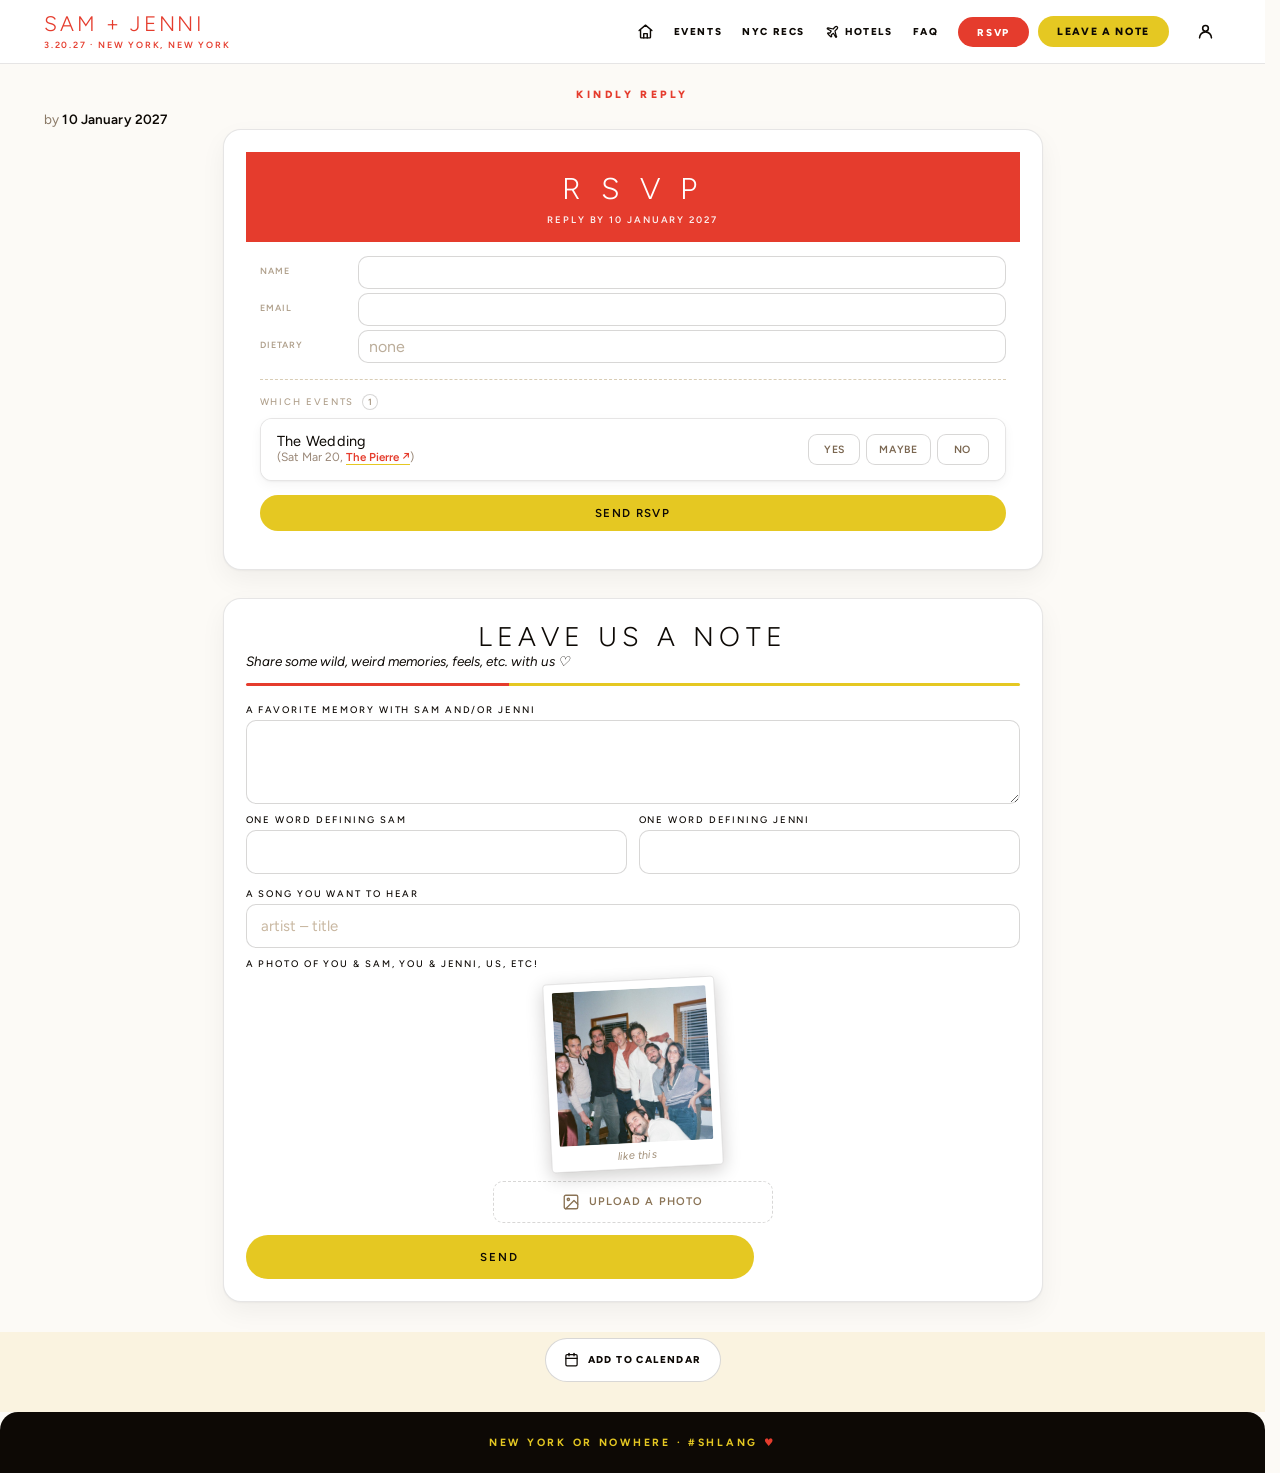
<file: rsvp.html>
<!doctype html>
<html lang="en">
<head>
<meta charset="utf-8">
<meta name="viewport" content="width=device-width,initial-scale=1">
<meta property="og:type" content="website">
<meta property="og:url" content="https://samandjenni.com/">
<meta property="og:site_name" content="shlang wedding">
<meta property="og:title" content="sam + jenni">
<meta property="og:description" content="a private page for our guests">
<meta name="twitter:card" content="summary">
<meta name="twitter:title" content="sam + jenni">
<meta name="twitter:description" content="a private page for our guests">
<meta name="robots" content="noindex, nofollow">
<title>rsvp · sam + jenni</title>
<link rel="preconnect" href="https://fonts.googleapis.com">
<link rel="preconnect" href="https://fonts.gstatic.com" crossorigin>
<link href="https://fonts.googleapis.com/css2?family=Figtree:wght@300;400;500;600;700;800;900&display=swap" rel="stylesheet">
<link rel="icon" href="favicon.ico" sizes="any">
<link rel="stylesheet" href="site.css?v=20260831b">
<script>/* Preflight veil. Runs before first paint: if the gate told us this guest
   still owes us their details, hold the page behind an opaque layer so the
   home page and the hero film never flash before the panel. account.js lifts
   it once the sheet is mounted; the timeout below guarantees it lifts even if
   Supabase is unreachable, so nobody is ever stranded on a blank screen. */
if(/[?&]details=1\b/.test(location.search)){document.documentElement.className+=' sj-veil';
setTimeout(function(){document.documentElement.classList.remove('sj-veil')},2500);}</script>
<style>html.sj-veil::before{content:'';position:fixed;inset:0;background:#FBF8F3;z-index:2790}
html.sj-veil body{overflow:hidden}
html.sj-veil .sjsheet{z-index:2800}</style>
</head>
<body class="has-mobile-actions">
<div class="topbar">
  <header class="crest">
    <div class="crest-name"><a href="index.html">Sam + Jenni</a></div>
    <div class="crest-tag"><span data-dates-short>3.20.27</span> · new york, new york</div>
  </header>
      <nav class="sitenav">
    <a href="index.html"><svg class="nav-home-ico" viewBox="0 0 24 24" fill="none" stroke="currentColor" stroke-width="2" stroke-linecap="round" stroke-linejoin="round" aria-hidden="true"><path d="M3 10.5 12 3l9 7.5"/><path d="M5 9.6V20a1 1 0 0 0 1 1h12a1 1 0 0 0 1-1V9.6"/><path d="M9.5 21v-6h5v6"/></svg><span class="nav-word">home</span></a>
    <a href="weekend.html">events</a>
    <a href="recommendations.html"><span class="nav-long">NYC recs</span><span class="nav-brief">recs</span></a>
    <a href="travel.html"><svg class="nav-plane" viewBox="0 0 24 24" fill="none" stroke="currentColor" stroke-width="2" stroke-linecap="round" stroke-linejoin="round" aria-hidden="true"><path d="M17.8 19.2 16 11l3.5-3.5a2.1 2.1 0 0 0-3-3L13 8 4.8 6.2a1 1 0 0 0-.9 1.7l6 3.4-2.2 3.3-2.6-.4a.8.8 0 0 0-.7 1.3l2.3 2.6 2.6 2.3a.8.8 0 0 0 1.3-.7l-.4-2.6 3.3-2.2 3.4 6a1 1 0 0 0 1.7-.9Z"/></svg><span class="nav-long">hotels</span><span class="nav-brief">hotels/?&#8217;s</span></a>
    <a class="nav-faq" href="faq.html">FAQ</a>
    <button type="button" class="nav-ou" data-ou-open aria-label="Over/under"><span class="nav-long">over/under</span><span class="nav-brief">+/−</span></button>
      <span class="nav-actions">
        <a class="nav-act nav-act--rsvp" href="rsvp.html" data-rsvp-open>RSVP</a>
        <button type="button" class="nav-act nav-act--note" data-note-open>Note</button>
      </span>
      <span class="nav-cta">
      <a class="cta-btn cta-primary" href="rsvp.html" data-rsvp-open>RSVP</a>
      <button type="button" class="cta-btn" data-note-open>Leave a note</button>
    </span>
      <span class="nav-acct">
        <button type="button" class="acct-btn" aria-expanded="false" aria-label="Your details">
          <svg viewBox="0 0 24 24" fill="none" stroke="currentColor" stroke-width="2" stroke-linecap="round" stroke-linejoin="round" aria-hidden="true"><circle cx="12" cy="8" r="3.6"/><path d="M4.5 20a7.5 7.5 0 0 1 15 0"/></svg>
        </button>
      </span>
  </nav>
  </div>

  <div class="mobile-actions">
    <a class="ma-btn ma-rsvp" href="rsvp.html" data-rsvp-open>RSVP</a>
    <button type="button" class="ma-btn ma-note" data-note-open>Leave a note</button>
  </div>



<section class="sect alt" id="rsvp">
    <div class="wrap">
      <div class="titlestack">
        <a class="ts-rsvp" href="rsvp.html" data-rsvp-open>RSVP</a>
        <button type="button" class="ts-note" data-note-open hidden>Note</button>
        <button type="button" class="ts-done" data-rsvp-open hidden>RSVP <span>&#10003;</span></button>
      </div>
      <div class="eyebrow">Kindly reply</div>
      <!-- The date the printed invitation carries. Keep the two in step: if the
           card changes, this changes. The later internal cut-off deliberately
           does NOT appear here, or anywhere else a guest could read it --
           including this comment, since comments ship in the page source. -->
      <p class="rsvp-by">by <b>10 January 2027</b></p>
      <div id="sjrsvp"></div>
      <div id="sjnote" style="margin-top:28px"></div>
    </div>
  </section>
  <div class="cal-end">
    <button type="button" class="nav-cal" aria-label="Add to calendar"><svg viewBox="0 0 24 24" fill="none" stroke="currentColor" stroke-width="2" stroke-linecap="round" stroke-linejoin="round" aria-hidden="true"><rect x="3" y="4" width="18" height="18" rx="2" ry="2"/><line x1="16" y1="2" x2="16" y2="6"/><line x1="8" y1="2" x2="8" y2="6"/><line x1="3" y1="10" x2="21" y2="10"/></svg><span>Add to calendar</span></button>
  </div>
  <div class="sfoot">New York or nowhere · #shlang <span class="heart">♥</span></div>
  <script src="personalize.js?v=20260902a" defer></script>
  <script src="mobilenav.js?v=20260830l" defer></script>
  <script src="account.js?v=20260909a" defer></script>
  <script src="cal.js?v=20260830b" defer></script>
  <script src="upload.js?v=20260831c" defer></script>
  <script src="drawer.js?v=20260831a" defer></script>
  <script src="outab.js?v=20260805a" defer></script>
  <script src="rsvpform.js?v=20260909a" defer></script>
  <script src="notes.js?v=20260830c" defer></script>
</body>
</html>
</file>
<file: site.css>
/* ===== Shared chrome + components for every page ===== */
:root{
  --red:#E53C2D; --red-deep:#C2301F; --gold:#E5C822; --gold-dim:rgba(229,200,34,.78);
  --ivory:#FAF3E0; --film-rust:#D08534; --dark:#0D0905; --white:#FFFFFF; --green:#5C8A52;
  /* Radius scale — nothing on this site has a 90° corner */
  --r-xs:8px; --r-sm:10px; --r-md:14px; --r-lg:18px; --r-pill:999px;
}
*{box-sizing:border-box;margin:0;padding:0}
html{scroll-behavior:smooth}
body{background:#fff;color:var(--dark);
  font-family:'Figtree',system-ui,-apple-system,sans-serif;-webkit-font-smoothing:antialiased}
a{color:inherit}

/* Top ticker */
.ribbon{background:var(--red);color:#fff;text-align:center;font-weight:700;font-size:12px;
  letter-spacing:.18em;text-transform:uppercase;padding:9px 10px}
.ribbon a{color:inherit;text-decoration:underline;text-underline-offset:3px}
.ribbon .sep{opacity:.7;margin:0 6px}

/* Crest */
.crest{background:#fff;text-align:center;padding:11px 16px;border-bottom:1px solid var(--red);
  border-radius:0 0 var(--r-sm) var(--r-sm)}
.crest-name{font-size:27px;font-weight:800;letter-spacing:.05em;text-transform:uppercase;color:var(--red)}
.crest-name a{text-decoration:none}
.crest-tag{margin-top:5px;font-size:10px;font-weight:700;letter-spacing:.3em;text-transform:uppercase;color:var(--red)}

/* Sticky nav */
.sitenav{position:sticky;top:0;z-index:100;display:flex;justify-content:center;align-items:center;gap:22px;flex-wrap:wrap;
  background:#fff;border-top:2px solid var(--dark);border-bottom:2px solid var(--dark);padding:0 20px;min-height:46px}
.sitenav a{font-size:11px;font-weight:800;letter-spacing:.22em;text-transform:uppercase;
  text-decoration:none;white-space:nowrap;position:relative;display:inline-flex;align-items:center;
  border-bottom:none;padding:0}
.sitenav a::after{content:'';position:absolute;left:0;right:0;bottom:-3px;height:2px;
  background:transparent;border-radius:2px}
.sitenav a:hover::after,.sitenav a.active::after{background:var(--red)}
.sitenav a:hover{color:var(--red)}
.sitenav a.active{color:var(--red)}

/* Page shell */
.sect{background:#fff;padding:24px 20px 30px}
.wrap{max-width:960px;margin:0 auto}
.eyebrow{text-align:center;font-size:10.5px;font-weight:800;letter-spacing:.34em;
  text-transform:uppercase;color:var(--red);margin-bottom:8px}
.sect h1,.sect h2{text-align:center;font-size:30px;font-weight:800;letter-spacing:.04em;
  text-transform:uppercase;line-height:1.04}
.rule{width:46px;height:2.5px;background:var(--red);margin:10px auto 0;border-radius:var(--r-pill)}
.lede{text-align:center;font-size:13.5px;color:#6b5a50;font-style:italic;margin:10px auto 0;max-width:660px;line-height:1.55}
.subhead{margin:24px 0 10px;text-align:center;font-size:12px;font-weight:800;letter-spacing:.26em;
  text-transform:uppercase;color:var(--dark)}
.subhead::after{content:'';display:block;width:34px;height:2px;background:var(--gold);margin:7px auto 0;border-radius:var(--r-pill)}
.spacer{height:24px}

/* Schedule cards */
.days{display:grid;grid-template-columns:1fr 1fr;gap:14px;margin-top:22px}
.dcard{border:2px solid var(--dark);background:#fff;border-radius:var(--r-lg);overflow:hidden}
.dcard .band{border-bottom:2px solid var(--dark);padding:9px 12px;text-align:center;font-size:11px;
  font-weight:800;letter-spacing:.22em;text-transform:uppercase}
.dcard.fri .band{background:var(--gold)}
.dcard.sat .band{background:var(--red);color:#fff}
.dcard .in{padding:18px 18px;text-align:center}
.dcard h3{font-size:21px;font-weight:800;text-transform:uppercase;letter-spacing:.03em}
.dcard .addr{font-size:13px;color:#6b5a50;margin-top:6px;line-height:1.5}
.dcard .addr b{color:var(--dark)}
.dcard .tag{display:inline-block;margin-top:11px;font-size:10px;font-weight:800;letter-spacing:.16em;
  text-transform:uppercase;border:1.5px solid var(--dark);border-radius:var(--r-pill);padding:6px 13px}
.dcard a.maplink{display:inline-block;margin-top:10px;font-size:11px;font-weight:800;
  letter-spacing:.14em;text-transform:uppercase;color:var(--red)}

/* Hotels */
.hotel{border:2px solid var(--dark);background:#fff;margin-bottom:8px;display:grid;
  grid-template-columns:1fr auto;gap:14px;align-items:center;padding:14px 16px;border-radius:var(--r-lg)}
.hotel.star{outline:3px solid var(--red);outline-offset:-3px;position:relative;z-index:1;border-radius:var(--r-lg)}
.hname{font-size:17px;font-weight:800;text-transform:uppercase;letter-spacing:.03em}
.hmeta{font-size:12.5px;color:#6b5a50;margin-top:4px;line-height:1.5}
.hmeta b{color:var(--dark)}
.flag{display:inline-block;background:var(--red);color:#fff;font-size:9px;font-weight:800;
  letter-spacing:.14em;text-transform:uppercase;padding:3px 9px;border-radius:var(--r-pill);margin-bottom:7px}
.bookbtn{display:inline-block;border:2px solid var(--dark);background:var(--gold);color:var(--dark);
  text-decoration:none;font-size:11px;font-weight:800;letter-spacing:.16em;text-transform:uppercase;
  padding:11px 18px;white-space:nowrap;border-radius:var(--r-pill)}
.bookbtn:hover{background:var(--red);color:#fff}

/* Note box */
.travelnote{margin-top:14px;border:2px dashed var(--dark);padding:13px 16px;
  font-size:13px;line-height:1.6;background:#fff;border-radius:var(--r-md)}
.travelnote .tnlabel{display:block;text-transform:uppercase;letter-spacing:.12em;font-size:10.5px;
  font-weight:800;color:var(--red);margin-bottom:5px}
.travelnote b{font-weight:700;color:var(--dark)}

/* Recommendations */
.recgrid{display:grid;grid-template-columns:repeat(3,1fr);gap:10px}
.rec{border:2px solid var(--dark);background:#fff;padding:13px 14px;border-radius:var(--r-md)}
.rec .rtag{font-size:9px;font-weight:800;letter-spacing:.16em;text-transform:uppercase;color:var(--red)}
.rec .rname{font-size:16.5px;font-weight:800;margin-top:4px;line-height:1.2}
.rec .rwhy{font-size:12.5px;color:#6b5a50;margin-top:5px;line-height:1.45}
.rec.placeholder{border-style:dashed;background:#fdfaf3}

/* FAQ */
.faq{border:2px solid var(--dark);background:#fff;border-radius:var(--r-lg);overflow:hidden}
.faq details{border-bottom:1px dashed #d6c6ac}
.faq details:last-child{border-bottom:none}
.faq summary{cursor:pointer;list-style:none;padding:12px 16px;font-size:13.5px;font-weight:700;
  display:flex;justify-content:space-between;gap:14px}
.faq summary::-webkit-details-marker{display:none}
.faq summary::after{content:'+';color:var(--red);font-weight:800;font-size:19px;line-height:1}
.faq details[open] summary::after{content:'–'}
.faq .a{padding:0 16px 14px;font-size:13px;line-height:1.6;color:#5f5148}

/* RSVP */
.rsvpbox{text-align:center;border:2px solid var(--dark);background:var(--red);color:#fff;
  padding:30px 24px;margin-top:24px;border-radius:var(--r-lg)}
.rsvpbox h3{font-size:22px;font-weight:800;text-transform:uppercase;letter-spacing:.06em}
.rsvpbox p{max-width:580px;margin:10px auto 0;font-size:13.5px;line-height:1.6}

/* Footer */
.sfoot{text-align:center;padding:24px 18px;background:var(--dark);color:var(--gold);
  font-size:10.5px;font-weight:700;letter-spacing:.26em;text-transform:uppercase}
.sfoot .heart{color:var(--red)}

/* ===== Mobile — reinforced across every page ===== */
html,body{overflow-x:hidden;max-width:100%}
img,video{max-width:100%;height:auto}

@media(max-width:760px){
  .ribbon{font-size:9.5px;letter-spacing:.08em;padding:10px 12px;line-height:1.55}
  .ribbon .sep{margin:0 5px}
  .crest{padding:12px 14px}
  .crest-name{font-size:22px;letter-spacing:.04em}
  .crest-tag{font-size:9px;letter-spacing:.18em}
  .sitenav{gap:10px 14px;padding:11px 12px}
  .sitenav a{font-size:9.5px;letter-spacing:.12em}
  .sect{padding:26px 16px 32px}
  .sect h1,.sect h2{font-size:23px}
  .eyebrow{font-size:9.5px;letter-spacing:.26em}
  .lede{font-size:13.5px}
  .subhead{font-size:11px;letter-spacing:.2em}
  .days,.recgrid{grid-template-columns:1fr;gap:10px}
  .dcard h3{font-size:19px}
  /* hotels stack: name over button, full-width tappable button */
  .hotel{grid-template-columns:1fr;gap:10px;padding:14px 15px}
  .bookbtn{justify-self:stretch;text-align:center;padding:13px 20px;min-height:44px;
    display:inline-flex;align-items:center;justify-content:center}
  .hname{font-size:16.5px}
  .travelnote{padding:13px 14px;font-size:13px}
  .faq summary{font-size:13.5px;padding:13px 14px;min-height:44px;align-items:center}
  .faq .a{padding:0 14px 13px}
  .rsvpbox{padding:26px 18px}
  .rsvpbox h3{font-size:20px}
  .sfoot{font-size:9.5px;letter-spacing:.2em;padding:22px 14px}
}
@media(max-width:430px){
  .crest-name{font-size:19px}
  .sitenav{gap:8px 12px}
  .sitenav a{font-size:9px;letter-spacing:.08em}
  .ribbon{font-size:9px;letter-spacing:.05em}
  .sect h1,.sect h2{font-size:21px}
}

/* ===== Rounded corners — soften every card & button ===== */
.dcard, .hotel, .rec, .faq, .travelnote, .rsvpbox{ border-radius:var(--r-lg); overflow:hidden; }
.rec{ border-radius:var(--r-md); }
.dcard .band{ border-radius:0; }
.bookbtn{ border-radius:var(--r-pill); }
.sitenav a.active, .sitenav a:hover{ } /* nav stays underline-style */
.gtable-wrap{ border-radius:var(--r-lg); overflow:hidden; }
.gf{ border-radius:var(--r-pill); }

/* Ribbon: full text on desktop, short on mobile (matches home) */
.ribbon-short{display:none}
@media(max-width:760px){ .ribbon-full{display:none} .ribbon-short{display:inline} }

/* ===== Interactive map ===== */
.sjmap{ height:460px; width:100%; border:2px solid var(--dark); border-radius:var(--r-lg);
  overflow:hidden; margin-top:18px; background:#e9e5da; z-index:0; }
.sjmap-pin .dot{ display:block; width:16px; height:16px; border-radius:50%;
  border:2.5px solid #fff; box-shadow:0 1px 4px rgba(0,0,0,.4); }
.sjmap-pop{ font-family:'Figtree',sans-serif; font-size:13px; line-height:1.5; text-align:center; }
.sjmap-pop b{ font-size:14px; }
.sjmap-pop span{ color:#6b5a50; }
.sjmap-pop a{ color:var(--red); font-weight:700; text-decoration:none; }
.sjmap-legend{ background:rgba(255,255,255,.92); border:1.5px solid var(--dark); border-radius:var(--r-md);
  padding:8px 11px; font-family:'Figtree',sans-serif; font-size:11px; font-weight:700;
  display:flex; flex-direction:column; gap:5px; line-height:1; }
.sjmap-legend span{ display:flex; align-items:center; gap:7px; }
.sjmap-legend i{ width:12px; height:12px; border-radius:50%; display:inline-block; }
.leaflet-container{ font-family:'Figtree',sans-serif; }
.map-caption{ text-align:center; font-size:12.5px; color:#8a7863; font-style:italic; margin-top:9px; line-height:1.6; }
.map-caption a{ color:var(--red); font-style:normal; font-weight:700; text-decoration:none; border-bottom:1px solid var(--gold); }
.map-caption a:hover{ border-bottom-color:var(--red); }

/* "Leave us a note" form (home + rsvp) — compact, ~one screen */
.note-card{ max-width:820px; margin:0 auto; border:2px solid var(--dark); border-radius:var(--r-lg); background:#fff; padding:22px; text-align:left; overflow:hidden; }
.note-h{ text-align:center; font-size:20px; font-weight:800; text-transform:uppercase; letter-spacing:.04em; }
.note-sub{ text-align:center; font-size:12.5px; color:#8a7863; font-style:italic; margin:5px 0 8px; }
.note-intro{ text-align:center; font-size:12.5px; color:#6b5a50; line-height:1.55; margin:0 auto 14px; max-width:640px; }
.note-intro b{ color:var(--dark); }
.note-field{ display:flex; flex-direction:column; }
.note-l{ font-size:10px; font-weight:800; letter-spacing:.16em; text-transform:uppercase; color:#a2907a; margin:0 0 6px; }
.note-f{ width:100%; border:2px solid var(--dark); border-radius:var(--r-md); background:#fff; font-family:inherit; font-size:15px; padding:9px 12px; outline:none; }
.note-f:focus{ border-color:var(--red); background:#fff; }
.note-ta{ min-height:84px; resize:vertical; }
.note-row2{ display:grid; grid-template-columns:1fr 1fr; gap:12px; margin-top:10px; }
.note-row3{ display:grid; grid-template-columns:2fr 1fr; gap:12px; align-items:end; margin-top:10px; }
.note-btn{ border:2px solid var(--dark); border-radius:var(--r-pill); background:var(--gold); color:var(--dark);
  font-family:inherit; font-size:12px; font-weight:800; letter-spacing:.18em; text-transform:uppercase; padding:12px 14px; cursor:pointer; height:44px; }
.note-btn:hover{ background:var(--red); color:#fff; border-color:var(--red); }
.note-done{ display:none; text-align:center; margin-top:14px; font-size:13px; font-weight:700; color:var(--green); }
.note-done.show{ display:block; }
/* Photo upload */
.photo-field{ margin-top:10px; }
.photo-input{ position:absolute; width:1px; height:1px; opacity:0; pointer-events:none; }
.photo-drop{ display:flex; align-items:center; justify-content:center; gap:9px; cursor:pointer;
  border:1.5px dashed var(--line-2); border-radius:var(--r-sm); background:#fff; padding:11px;
  font-size:11px; font-weight:800; letter-spacing:.14em; text-transform:uppercase; color:#8a7863;
  transition:background .15s,color .15s,border-color .15s; }
.photo-drop:hover{ background:var(--ivory); color:var(--red); border-color:var(--red); }
.photo-drop svg{ width:18px; height:18px; }
.photo-preview[hidden]{ display:none !important; }
.photo-preview{ display:flex; align-items:center; gap:12px; margin-top:8px;
  border:1.5px solid var(--dark); border-radius:var(--r-md); padding:7px 9px; background:#fff; }
.photo-preview img{ width:48px; height:48px; object-fit:cover; border-radius:var(--r-xs); border:1.5px solid var(--dark); }
.photo-preview span{ font-size:12px; font-weight:700; line-height:1.5; word-break:break-all; }
.photo-preview i{ font-weight:500; color:var(--red); font-size:11px; }

@media(max-width:700px){
  .note-card{ padding:18px 16px; }
  .note-row2, .note-row3{ grid-template-columns:1fr; gap:0; }
  .note-row2 .note-field, .note-row3 .note-field{ margin-top:10px; }
  .note-btn{ width:100%; margin-top:12px; }
}

/* Nav action buttons (RSVP + leave a note) */
.nav-cta{ display:inline-flex; gap:9px; align-items:center; }
.nav-cta .cta-btn{ padding:8px 18px; font-size:10.5px; letter-spacing:.16em; }
@media(max-width:900px){
  .sitenav{ flex-wrap:wrap; padding:8px 14px; gap:12px 16px; }
  .nav-cta{ width:100%; justify-content:center; }
  .nav-cta .cta-btn{ flex:1; text-align:center; max-width:190px; }
}

/* Two-column split: booking list left, sticky map right */
.split{ display:grid; grid-template-columns:1fr 1fr; gap:16px; align-items:start; margin-top:16px; }
.split-tight{ margin-top:12px; }
.split-map{ position:sticky; top:56px; }
.split-map .sjmap{ margin-top:0; height:100%; min-height:430px; }
.split-list .hotel{ margin-bottom:7px; padding:12px 14px; }
.split-list .hname{ font-size:16px; }
.split-list .hmeta{ font-size:12.5px; line-height:1.45; margin-top:3px; }
.split-list .flag{ margin-bottom:4px; padding:2px 8px; }
.split-list .bookbtn{ padding:10px 16px; font-size:10px; }
.split-map .map-caption{ margin-top:8px; font-size:11.5px; line-height:1.55; }
@media(max-width:900px){
  .split{ grid-template-columns:1fr; gap:14px; }
  .split-map{ position:static; }
  .split-map .sjmap{ height:340px; }
}

/* Section jump-nav (hotels & recs page) */
.jumpnav{ display:flex; justify-content:center; gap:8px; flex-wrap:wrap; margin:14px 0 4px; }
.jumpnav a{ border:2px solid var(--dark); border-radius:var(--r-pill); padding:8px 18px; text-decoration:none;
  font-size:10.5px; font-weight:800; letter-spacing:.16em; text-transform:uppercase; background:#fff; }
.jumpnav a:hover{ background:var(--gold); }
.subhead{ scroll-margin-top:120px; }

/* Compact CTA strip under the film */
.cta-strip{ display:flex; align-items:center; justify-content:center; gap:20px; flex-wrap:wrap;
  padding:13px 20px; background:#fff; border-top:2px solid var(--dark); }
.cta-copy{ text-align:right; line-height:1.45; }
.cta-copy b{ display:block; font-size:13px; font-weight:800; letter-spacing:.14em; text-transform:uppercase; color:var(--red); }
.cta-copy span{ font-size:12.5px; color:#8a7863; font-style:italic; }
.cta-btn{ border:2px solid var(--dark); border-radius:var(--r-pill); background:var(--gold); color:var(--dark);
  font-family:inherit; font-size:11.5px; font-weight:800; letter-spacing:.18em; text-transform:uppercase;
  padding:13px 26px; cursor:pointer; white-space:nowrap; }
.cta-btn:hover{ background:var(--red); color:#fff; border-color:var(--red); }
.cta-actions{ display:flex; gap:10px; align-items:center; }
a.cta-btn{ text-decoration:none; display:inline-block; }
.cta-primary{ background:var(--red); color:#fff; border-color:var(--red); }
.cta-primary:hover{ background:var(--dark); border-color:var(--dark); color:#fff; }
@media(max-width:700px){
  .cta-strip{ flex-direction:column; gap:14px; padding:20px 18px; text-align:center; }
  .cta-copy{ text-align:center; }
  .cta-actions{ width:100%; flex-direction:column; gap:10px; }
  .cta-btn{ width:100%; text-align:center; }
}

/* Note drawer (right side on desktop, bottom sheet on mobile) */
.note-backdrop{ position:fixed; inset:0; background:rgba(13,9,5,.5); opacity:0; pointer-events:none;
  transition:opacity .25s; z-index:1000; }
.note-backdrop.open{ opacity:1; pointer-events:auto; }
.note-drawer{ position:fixed; top:0; right:0; height:100%; width:520px; max-width:92vw;
  background:#fff; border-left:2px solid var(--dark); box-shadow:-12px 0 40px rgba(0,0,0,.25);
  transform:translateX(102%); transition:transform .28s ease; z-index:1001;
  overflow-y:auto; -webkit-overflow-scrolling:touch; overscroll-behavior:contain; }
.note-drawer.open{ transform:translateX(0); }
.note-x{ position:absolute; top:14px; right:16px; width:38px; height:38px; border-radius:50%;
  border:2px solid var(--dark); background:#fff; font-size:22px; line-height:1; cursor:pointer; z-index:2; }
.note-x:hover{ background:var(--red); color:#fff; border-color:var(--red); }
.note-card--drawer{ border:none; border-radius:0; max-width:none; padding:56px 28px 40px; }
/* RSVP drawer: color bands run edge-to-edge, no extra card padding */
.note-drawer .note-card--drawer:has(.rsvp-head){ padding:0; }
.note-drawer .rsvp-head{ padding-top:22px; }
.note-card--drawer .note-row2, .note-card--drawer .note-row3{ grid-template-columns:1fr; gap:0; }
.note-card--drawer .note-row2 .note-field, .note-card--drawer .note-row3 .note-field{ margin-top:14px; }
.note-card--drawer .note-btn{ width:100%; margin-top:18px; }
.note-thanks{ text-align:center; padding:34px 22px; }
.thanks-ask{ margin-top:18px; font-size:13.5px; color:#6b5a50; font-style:italic; }
.thanks-btn{ width:100%; margin-top:12px; }
.thanks-skip{ display:block; width:100%; margin-top:10px; background:none; border:none; cursor:pointer;
  font-family:inherit; font-size:11px; font-weight:700; letter-spacing:.12em; text-transform:uppercase;
  color:#a2907a; padding:8px; }
.thanks-skip:hover{ color:var(--red); }
@media(max-width:700px){
  .note-drawer{ top:auto; bottom:0; right:0; left:0; width:100%; max-width:none; height:auto; max-height:88dvh;
    border-left:none; border-top:2px solid var(--dark); border-radius:20px 20px 0 0;
    transform:translateY(102%); }
  .note-drawer.open{ transform:translateY(0); }
}

/* ===== RSVP — compact, symmetric, color-blocked (fits without scrolling) ===== */
.rsvp-head{ background:var(--red); color:#fff; text-align:center; padding:13px 16px 11px;
  border-bottom:2px solid var(--dark); }
.rsvp-title{ font-size:26px; font-weight:900; letter-spacing:.22em; text-transform:uppercase; line-height:1; }
.rsvp-sub{ margin-top:5px; font-size:10px; font-weight:700; letter-spacing:.22em;
  text-transform:uppercase; opacity:.9; }
.rsvp-body{ background:#fff; padding:13px 16px 16px; }

.rsvp-list{ border:1.5px solid var(--dark); border-radius:var(--r-md); background:#fff; overflow:hidden; }
.rsvp-ev{ display:grid; grid-template-columns:1fr auto; gap:10px; align-items:center;
  padding:8px 12px; border-bottom:1px dashed #e0d5c2; }
.rsvp-ev:last-child{ border-bottom:none; }
.rsvp-ev:nth-child(even){ background:#fdfaf3; }
.rsvp-evname b{ display:block; font-size:13.5px; font-weight:800; line-height:1.15; }
.rsvp-evname span{ font-size:9.5px; color:#a2907a; letter-spacing:.12em; text-transform:uppercase; }
.rsvp-yn{ display:flex; gap:6px; }
.yn{ border:1.5px solid var(--dark); background:#fff; border-radius:var(--r-pill); font-family:inherit;
  font-size:10px; font-weight:800; letter-spacing:.08em; text-transform:uppercase;
  padding:6px 14px; cursor:pointer; white-space:nowrap; min-width:52px;
  transition:background .12s,color .12s; }
.yn:hover{ background:var(--gold); }
/* Selected states are tinted, not solid — green was off-palette and the solid
   red read as an error. Yes = gold, No = red, both at low opacity. */
.yn.yes.on{ background:rgba(229,200,34,.32); color:var(--dark); border-color:rgba(196,168,20,.75); }
.yn.no.on{ background:rgba(229,60,45,.13); color:var(--red); border-color:rgba(229,60,45,.55); }

.rsvp-fields{ display:grid; grid-template-columns:1fr 1fr 74px; gap:8px 9px; margin-top:11px; }
.rsvp-fields .span2{ grid-column:span 2; }
.rsvp-fields .span3{ grid-column:1 / -1; }
.rsvp-fields .note-l{ font-size:9px; letter-spacing:.14em; margin-bottom:4px; }
.rsvp-fields .note-f{ padding:8px 11px; font-size:14px; border-width:1.5px; border-radius:var(--r-sm); }
.rsvp-send{ width:100%; margin-top:12px; padding:12px; height:auto; }
/* compact photo row + cross-link to the note drawer */
.rsvp-extra{ margin-top:12px; }
.rsvp-extra{ display:flex; justify-content:center; }
.rsvp-photo-btn.compact{ width:auto; align-self:center; padding:8px 18px; }
.rsvp-photo-btn{ display:inline-flex; align-items:center; justify-content:center; gap:8px; cursor:pointer;
  border:1.5px dashed var(--line-2); border-radius:var(--r-sm); background:#fff; padding:9px 14px;
  font-size:10px; font-weight:800; letter-spacing:.14em; text-transform:uppercase; color:#8a7863;
  transition:background .15s,color .15s,border-color .15s; }
.rsvp-photo-btn:hover{ background:var(--gold); color:var(--dark); border-color:var(--dark); }
.rsvp-photo-btn svg{ width:15px; height:15px; }
.rsvp-body .photo-preview{ margin-top:10px; }
.rsvp-note-link{ display:block; width:100%; margin-top:10px; background:none; border:none; cursor:pointer;
  font-family:inherit; font-size:11px; font-weight:800; letter-spacing:.14em; text-transform:uppercase;
  color:var(--red); padding:6px; }
.rsvp-note-link:hover{ text-decoration:underline; text-underline-offset:4px; }

@media(max-width:700px){
  .rsvp-body{ padding:14px 16px 18px; }
  .rsvp-fields{ grid-template-columns:1fr 1fr; }
  .rsvp-fields .span2{ grid-column:span 2; }
.rsvp-fields .span3{ grid-column:1 / -1; }
  .rsvp-ev{ padding:9px 11px; }
  .yn{ min-width:46px; padding:7px 11px; }
}
@media(max-width:760px){ .sjmap{ height:340px; margin-top:14px; } }

/* Alternative-stays sub-lists */
.areahead{ margin:16px 0 8px; font-size:12px; font-weight:800; letter-spacing:.18em;
  text-transform:uppercase; color:var(--red); text-align:center; }
.rec .rname a{ text-decoration:none; border-bottom:2px solid var(--gold); }
.rec .rname a:hover{ color:var(--red); border-bottom-color:var(--red); }

/* Subway key (color -> lines), shown when the Subway layer is on */
.sjmap-subkey{ max-height:220px; overflow:auto; }
.sjmap-subkey .sk-title{ font-size:10px; font-weight:800; letter-spacing:.14em; text-transform:uppercase;
  color:var(--red); margin-bottom:6px; }
.sjmap-subkey .sk-row{ display:flex; align-items:center; gap:8px; font-size:12px; font-weight:700; margin:3px 0; }
.sjmap-subkey .sk-row i{ width:16px; height:5px; border-radius:3px; display:inline-block; flex:0 0 auto; }
.sjmap-linetip{ font-weight:800; }

/* ============================================================
   MOBILE PASS — 320 / 375 / 390 / 430 / 768, portrait + landscape
   ============================================================ */

/* Safe areas + no horizontal scroll anywhere */
html, body{ overflow-x:hidden; max-width:100%; }
*{ min-width:0; }
img, video, iframe, canvas, svg{ max-width:100%; }
.wrap, .sect, .board, .actions{ max-width:100%; }

/* Never let iOS zoom a form on focus */
input, select, textarea{ font-size:16px; }

/* Reduced motion */
@media (prefers-reduced-motion: reduce){
  *, *::before, *::after{ animation-duration:.001ms !important; animation-iteration-count:1 !important;
    transition-duration:.001ms !important; scroll-behavior:auto !important; }
}

/* Visible focus everywhere */
a:focus-visible, button:focus-visible, input:focus-visible,
textarea:focus-visible, label:focus-visible, [tabindex]:focus-visible{
  outline:3px solid var(--gold); outline-offset:2px;
}

/* Nav on mobile: scrollable strip, readable text, 44px targets */
@media (max-width:760px){
  .sitenav{
    justify-content:flex-start; flex-wrap:nowrap; overflow-x:auto; overflow-y:hidden;
    gap:16px; padding:0 14px; padding-left:max(14px, env(safe-area-inset-left));
    padding-right:max(14px, env(safe-area-inset-right));
    -webkit-overflow-scrolling:touch; scrollbar-width:none; min-height:50px;
  }
  .sitenav::-webkit-scrollbar{ display:none; }
  .sitenav a{ font-size:11px; letter-spacing:.12em; flex:0 0 auto;
    min-height:44px; display:inline-flex; align-items:center; }
  .nav-cta{ flex:0 0 auto; width:auto; gap:8px; }
  .nav-cta .cta-btn{ min-height:38px; display:inline-flex; align-items:center;
    padding:8px 15px; font-size:10px; max-width:none; flex:0 0 auto; }
}

/* Calendar icon in nav — mobile only (desktop uses the pill in the hero) */
.nav-cal{ display:none; }
@media (max-width:760px){
  .nav-cal{ display:inline-flex; align-items:center; justify-content:center; flex:0 0 auto;
    width:44px; height:44px; border:2px solid var(--dark); border-radius:var(--r-pill);
    background:#fff; color:var(--dark); cursor:pointer; }
  .nav-cal svg{ width:17px; height:17px; }
  .nav-cal[aria-expanded="true"]{ background:var(--gold); }
}

/* Home: action row under the film (mobile only) */
.mobile-actions{ display:none; }
@media (max-width:760px){
  .mobile-actions{
    display:grid; grid-template-columns:1fr 1fr; gap:10px;
    padding:12px; padding-bottom:max(12px, env(safe-area-inset-bottom));
    background:#fff; border-bottom:2px solid var(--dark);
  }
  .ma-btn{ display:flex; align-items:center; justify-content:center; min-height:48px;
    border:2px solid var(--dark); border-radius:var(--r-pill); text-decoration:none; cursor:pointer;
    font-family:inherit; font-size:11.5px; font-weight:800; letter-spacing:.14em; text-transform:uppercase; }
  .ma-rsvp{ background:var(--red); color:#fff; border-color:var(--red); }
  .ma-note{ background:var(--gold); color:var(--dark); }
  /* the desktop hero pills step aside on mobile */
  /* the calendar + booking pills stay on mobile — the row that used to
     replace them is gone */
  .hero-utils{ display:flex !important; }
}

/* Drawers → full-width bottom sheets that survive the keyboard */
@media (max-width:760px){
  .note-drawer{
    top:auto; bottom:0; left:0; right:0; width:100%; max-width:none;
    height:auto; max-height:min(92dvh, 92svh); border-left:none; border-top:2px solid var(--dark);
    border-radius:20px 20px 0 0; transform:translateY(102%);
    padding-bottom:env(safe-area-inset-bottom);
  }
  .note-drawer.open{ transform:translateY(0); }
  .note-x{ width:44px; height:44px; top:10px; right:12px; }
  .note-card--drawer{ padding:52px 18px calc(28px + env(safe-area-inset-bottom)); }
  .note-drawer .rsvp-head{ padding-top:16px; }
  .note-btn, .yn, .photo-drop, .rsvp-photo-btn{ min-height:44px; }
  .yn{ min-width:60px; }
}

/* Maps: pan without hijacking the page scroll */
.sjmap{ touch-action:pan-y; }
.sjmap.map-live{ touch-action:none; }
.map-hint{ position:absolute; inset:auto 0 0 0; text-align:center; pointer-events:none;
  background:rgba(13,9,5,.72); color:#fff; font-size:11px; font-weight:700; letter-spacing:.1em;
  text-transform:uppercase; padding:8px; }
.sjmap.map-live .map-hint{ display:none; }
@media (max-width:760px){
  .sjmap{ height:340px; }
  .split-map .sjmap{ height:340px; min-height:0; }
  .sjmap-legend, .sjmap-subkey{ font-size:10px; padding:7px 9px; }
  .sjmap-subkey{ max-height:120px; }
  .leaflet-control-layers{ font-size:12px; }
}

/* Calendar popover — base look. index.html declares its own .cal-pop rules in a
   later inline <style>, so this only reaches the five inner pages, where the
   popover previously had NO background, border, padding or shadow (cal.js builds
   the element but only the positioning rules below existed). */
.cal-pop{ min-width:230px; padding:7px; background:#fff;
  border:1px solid var(--line); border-radius:var(--r-md);
  box-shadow:0 14px 40px rgba(13,9,5,.28); z-index:1400; }
.cal-pop[hidden]{ display:none; }
.cal-pop a, .cal-pop button{ display:block; width:100%; text-align:left;
  background:none; border:none; font-family:inherit; font-size:13px; font-weight:600;
  color:var(--dark); text-decoration:none; padding:10px 12px;
  border-radius:var(--r-sm); cursor:pointer; }
.cal-pop a:hover, .cal-pop button:hover{ background:var(--ivory); color:var(--red); }

/* Calendar popover: inside the viewport, tap-driven */
@media (max-width:760px){
  .cal-pop{ position:fixed; left:12px; right:12px; bottom:auto; top:auto; min-width:0; }
  .cal-pop a, .cal-pop button{ min-height:44px; display:flex; align-items:center; font-size:15px; }
}

/* Cards / grids collapse cleanly */
@media (max-width:760px){
  .recgrid, .days, .evgrid, .note-row2, .note-row3, .rsvp-fields{ grid-template-columns:1fr; }
  .rsvp-fields{ gap:10px; }
  .rsvp-fields .span2, .rsvp-fields .span3{ grid-column:1 / -1; }
  .split{ grid-template-columns:1fr; }
  .hotel{ grid-template-columns:1fr; }
  .jumpnav a{ min-height:44px; display:inline-flex; align-items:center; }
}

/* Over/under: full-width tappable picks */
@media (max-width:760px){
  .pick, .mc-opt, .btn{ min-height:46px; }
  .scorebar{ flex-wrap:wrap; gap:4px; }
}

/* Footer clears the home indicator */
.sfoot{ padding-bottom:max(24px, calc(14px + env(safe-area-inset-bottom))); }

/* Landscape phones: don't let the film eat the screen */
@media (max-width:900px) and (orientation:landscape){
  .hero{ height:auto !important; min-height:0 !important; }
  .film-frame{ height:auto !important; max-height:82dvh; }
}

/* RSVP: photo prompt sits under Send */
.rsvp-photo-block{ margin-top:14px; padding-top:14px; border-top:1px dashed #d9cdb6; }
.rsvp-photo-note{ text-align:center; font-size:12.5px; color:#6b5a50; line-height:1.5; margin-bottom:9px; }
.rsvp-photo-note span{ color:#a2907a; font-style:italic; }

/* RSVP: party size + one block per guest */
.rsvp-party{ display:flex; align-items:center; justify-content:space-between; gap:12px; margin-top:14px; }
.rsvp-party .note-l{ margin:0; }
.rsvp-party .note-f{ width:84px; text-align:center; padding:8px 10px; border-width:1.5px; border-radius:var(--r-sm); }
.rsvp-guests{ margin-top:12px; display:flex; flex-direction:column; gap:10px; }
.guest-row{ border:1.5px solid var(--dark); border-radius:var(--r-md); background:#fff; padding:10px 12px; }
.guest-n{ font-size:9.5px; font-weight:800; letter-spacing:.18em; text-transform:uppercase;
  color:var(--red); margin-bottom:8px; }
.guest-fields{ display:grid; grid-template-columns:1fr 1fr; gap:9px 10px; }
.guest-fields .span2{ grid-column:1 / -1; }
.guest-fields .note-l{ font-size:9px; letter-spacing:.12em; margin-bottom:4px; }
.guest-fields .note-f{ padding:8px 11px; border-width:1.5px; border-radius:var(--r-sm); }
.note-l .opt{ text-transform:none; letter-spacing:0; font-style:italic; font-weight:600; }
@media(max-width:700px){
  .guest-fields{ grid-template-columns:1fr; }
  .rsvp-party{ flex-direction:column; align-items:flex-start; }
  .rsvp-party .note-f{ width:100%; }
}

/* Thank-you: nudge onward to over/under */
.thanks-then{ margin-top:12px; font-size:12.5px; color:#8a7863; font-style:italic; line-height:1.6; }
.thanks-then a{ color:var(--red); font-weight:800; font-style:normal; text-decoration:none;
  border-bottom:2px solid var(--gold); }
.thanks-then a:hover{ border-bottom-color:var(--red); }

/* ===== Mobile fixes: one set of actions, quieter calendar ===== */
@media (max-width:760px){
  /* the film-page action row below the video is the only RSVP/note pair */
  .sitenav .nav-cta{ display:none !important; }
  .nav-cal{ width:36px; height:36px; min-height:36px; border-width:1.5px; opacity:.5; }
  .nav-cal svg{ width:14px; height:14px; }
  .nav-cal:hover, .nav-cal:focus-visible, .nav-cal[aria-expanded="true"]{ opacity:1; }
}

/* Thank-you: onward pills */
.thanks-pills{ display:flex; gap:10px; justify-content:center; margin-top:14px; flex-wrap:wrap; }
.thanks-pill{ flex:1 1 0; min-width:130px; display:inline-flex; align-items:center; justify-content:center;
  min-height:46px; padding:12px 18px; border:2px solid var(--dark); border-radius:var(--r-pill);
  font-family:inherit; font-size:11px; font-weight:800; letter-spacing:.16em; text-transform:uppercase;
  text-decoration:none; cursor:pointer; }
.pill-rsvp{ background:var(--red); color:#fff; border-color:var(--red); }
.pill-rsvp:hover{ background:var(--dark); border-color:var(--dark); }
.pill-ou{ background:var(--gold); color:var(--dark); }
.pill-ou:hover{ background:var(--red); color:#fff; border-color:var(--red); }

/* ===== Mobile: identical chrome on every page ===== */
@media (max-width:760px){
  /* one place for RSVP / note — the row under the header. Never in the nav. */
  .sitenav .nav-cta{ display:none !important; }
  .sitenav a{ min-height:44px; }
  .sitenav a::after{ bottom:9px; }          /* underline hugs the word */
  .nav-cal{ margin-left:auto; }             /* icon parks at the right end */

  /* action row: smaller, calmer buttons */
  .mobile-actions{ display:grid; grid-template-columns:1fr 1fr; gap:8px;
    padding:9px 12px; padding-bottom:max(9px, env(safe-area-inset-bottom));
    background:#fff; border-bottom:2px solid var(--dark); }
  .ma-btn{ min-height:40px; font-size:10px; letter-spacing:.12em; padding:9px 12px; }
}

/* ===== Drawer: sticky close bar so exit is always one tap away ===== */
.drawer-bar{
  position:sticky; top:0; z-index:5;
  display:flex; align-items:center; justify-content:space-between; gap:12px;
  padding:10px 12px 10px 18px;
  background:#fff; border-bottom:2px solid var(--dark);
}
.drawer-title{ font-size:10px; font-weight:800; letter-spacing:.2em; text-transform:uppercase; color:#a2907a; }
.note-drawer .note-x{
  position:static; width:44px; height:44px; flex:0 0 44px;
  display:inline-flex; align-items:center; justify-content:center;
  font-size:24px; line-height:1; border:2px solid var(--dark); border-radius:50%;
  background:#fff; cursor:pointer;
}
.note-drawer .note-x:active{ background:var(--red); color:#fff; border-color:var(--red); }
/* card no longer needs top room for a floating × */
.note-card--drawer{ padding:20px 22px 32px; }
.note-drawer .note-card--drawer:has(.rsvp-head){ padding:0; }
.note-drawer .rsvp-head{ padding-top:16px; }
.note-sub--top{ margin-top:2px; }

/* Snappier on touch: no laggy transitions, no scroll chaining */
@media (max-width:760px){
  .note-drawer{
    transition:transform .2s ease-out;
    will-change:transform; -webkit-overflow-scrolling:touch;
    overscroll-behavior:contain;
  }
  .note-backdrop{ transition:opacity .18s ease-out; }
  /* Plain 28px, NOT calc(28px + env(safe-area-inset-bottom)): .note-drawer
     already carries `padding-bottom:env(safe-area-inset-bottom)` (see the
     "Drawers → full-width bottom sheets" block above), so adding it again here
     double-counted the home indicator and left ~34px of dead white space under
     the Send button on notched iPhones. The RSVP form's card has padding:0 and
     relies on the drawer-level inset, so the inset must stay on the drawer. */
  .note-card--drawer{ padding:16px 16px 28px; }
  .note-ta{ min-height:78px; }                    /* shorter memory box */
  .photo-drop{ padding:11px; font-size:10px; }    /* compact photo tile */
  .note-l{ margin-bottom:3px; }
  .note-row2 .note-field, .note-row3 .note-field{ margin-top:10px; }
  .note-f{ padding:9px 12px; }
  /* buttons respond immediately to touch */
  .note-btn, .ma-btn, .yn, .thanks-pill, .cta-btn, .note-x{
    -webkit-tap-highlight-color:transparent; touch-action:manipulation;
  }
  .note-btn:active, .ma-btn:active, .thanks-pill:active{ transform:scale(.985); }
}

/* Split layout: cards reflow inside the narrower left column */
.split-list .recgrid{ grid-template-columns:1fr 1fr; gap:9px; }
.split-list .subhead{ margin:0 0 9px; text-align:left; }
.split-list .subhead::after{ margin:6px 0 0; }
.split-list .subhead + .recgrid + .subhead{ margin-top:16px; }
.split-list .rec{ padding:11px 13px; }
.split-list .rec .rname{ font-size:15.5px; }
.split-list .rec .rwhy{ font-size:12.5px; margin-top:4px; }
@media(max-width:900px){
  .split-list .recgrid{ grid-template-columns:1fr; }
  .split-list .subhead{ text-align:center; }
  .split-list .subhead::after{ margin:8px auto 0; }
}

/* ============================================================
   AWA PASS — rounded everything + tighter vertical rhythm.
   Appended last (this file is append-ordered) so it wins.
   ============================================================ */

/* --- 1. No 90° corners. Element-level defaults; every class rule
       above still wins on specificity, so pills stay pills. --- */
input, select, textarea, button{ border-radius:var(--r-sm); }
video{ border-radius:var(--r-sm); }
.leaflet-container img, .leaflet-container canvas{ border-radius:0; }

/* --- 2. Ivory page, white cards: separation without extra space.
       (index.html keeps its white body via its own !important rule) --- */
body{ background:var(--ivory); }
.sect{ background:var(--ivory); }
.sect .dcard, .sect .hotel, .sect .rec, .sect .faq, .sect .evcard,
.sect .note-card, .sect .rsvp-list, .sect .guest-row,
.sect .travelnote{ background:#fff; }
.sect .rec.placeholder{ background:#fffdf7; }

/* --- 3. Rounding for everything the earlier rules left square --- */
.sjmap-subkey{ border-radius:var(--r-md); }
.leaflet-control-layers, .leaflet-popup-content-wrapper{ border-radius:var(--r-md); }
.leaflet-bar, .leaflet-bar a{ border-radius:var(--r-sm); }
.leaflet-bar a:first-child{ border-radius:var(--r-sm) var(--r-sm) 0 0; }
.leaflet-bar a:last-child{ border-radius:0 0 var(--r-sm) var(--r-sm); }
.sfoot{ border-radius:var(--r-lg) var(--r-lg) 0 0; }
.thanks-skip, .rsvp-note-link{ border-radius:var(--r-pill); }
@media (min-width:761px){
  /* side drawer reads as a rounded panel, not a wall */
  .note-drawer{ border-radius:var(--r-lg) 0 0 var(--r-lg); }
}
.note-card--drawer{ border-radius:0; }

/* --- 4. Denser editorial grid for the rec cards (desktop only —
       the mobile 1-column rule above must keep winning) --- */
@media (min-width:761px){
  /* .split-list .recgrid (2-up) is more specific, so it still wins inside the split */
  .recgrid{ grid-template-columns:repeat(auto-fill, minmax(215px, 1fr)); gap:10px; }
}

/* --- 5. Tighter rhythm on the last stragglers --- */
.subhead{ scroll-margin-top:96px; }
.rsvp-send{ margin-top:10px; }
.rsvp-extra{ margin-top:10px; }
.rsvp-guests{ margin-top:10px; }
.rsvp-party{ margin-top:10px; }
.rsvp-photo-block{ margin-top:11px; padding-top:11px; }
.thanks-pills{ margin-top:11px; }
.note-thanks{ padding:26px 20px; }

/* --- 6. Touch targets stay >= 44px even though everything shrank --- */
@media (max-width:760px){
  .bookbtn, .jumpnav a, .yn, .note-btn, .ma-btn, .thanks-pill, .cta-btn{ min-height:44px; }
  .faq summary{ min-height:44px; align-items:center; }
}

/* ===== RSVP: fit the whole form without scrolling ===== */
.rsvp-head{ padding:11px 16px 9px; }
.rsvp-title{ font-size:24px; letter-spacing:.2em; }
.rsvp-sub{ margin-top:4px; font-size:9px; }
.rsvp-body{ padding:12px 14px 16px; }

.rsvp-ev{ padding:7px 11px; gap:8px; }
.rsvp-evname b{ font-size:13px; }
.rsvp-evname span{ font-size:9px; letter-spacing:.06em; }
.ev-loc{ color:var(--red); font-weight:800; text-decoration:none; border-bottom:1px solid var(--gold); }
.ev-loc:hover{ border-bottom-color:var(--red); }
.ev-tbd{ color:#a2907a; font-style:italic; text-transform:none; letter-spacing:0; }
.yn{ padding:5px 12px; min-width:48px; font-size:9.5px; }

.rsvp-party{ margin-top:10px; }
.rsvp-party .note-f{ width:70px; padding:6px 8px; }
.rsvp-guests{ margin-top:8px; gap:8px; }
.guest-row{ padding:9px 11px; }
.guest-n{ margin-bottom:6px; font-size:9px; }
.guest-fields{ gap:7px 9px; }
.guest-fields .note-f{ padding:6px 10px; font-size:16px; }   /* 16px keeps iOS from zooming */
.guest-fields .note-l{ margin-bottom:2px; }
.rsvp-send{ margin-top:10px; padding:11px; }
.rsvp-photo-block{ margin-top:10px; padding-top:10px; }
.rsvp-photo-note{ font-size:11.5px; margin-bottom:7px; }
.rsvp-photo-btn.compact{ padding:7px 16px; font-size:9.5px; }

/* Desktop drawer: a touch wider so rows breathe while staying short */
@media (min-width:761px){ .note-drawer{ width:560px; } }

/* Guest blocks: one tight row (name · email · dietary) instead of stacking */
.guest-fields{ grid-template-columns:1.1fr 1.2fr 1fr; }
.guest-fields .span2{ grid-column:auto; }
@media (max-width:560px){
  .guest-fields{ grid-template-columns:1fr 1fr; }
  .guest-fields .span2{ grid-column:1 / -1; }
}
/* photo prompt sits on one line with the button */
.rsvp-photo-block{ display:flex; align-items:center; justify-content:center; gap:12px; flex-wrap:wrap; }
.rsvp-photo-note{ margin:0; font-size:11px; }
.rsvp-extra{ margin-top:0; }

/* FIX: Leaflet draws vector layers (subway lines, neighborhood shapes) into an
   SVG that is deliberately larger than its container and positioned by transform.
   The global `svg{max-width:100%}` rule clipped it and made those layers vanish.
   Exempt anything inside the map. */
.leaflet-container svg,
.leaflet-pane svg,
.leaflet-overlay-pane svg{ max-width:none !important; max-height:none !important; }
.leaflet-container img{ max-width:none !important; }

/* =========================================================
   SOFTEN PASS — warm near-white paper, hairline borders,
   soft lift instead of hard black keylines. (AWA feel.)
   Everything below is scoped/appended so it can be reverted
   by deleting this block.
   ========================================================= */
:root{
  --paper:#FCFAF6;              /* warm near-white page */
  --line:rgba(13,9,5,.10);      /* hairline instead of hard black */
  --line-2:rgba(13,9,5,.16);
  --lift:0 1px 2px rgba(13,9,5,.04), 0 10px 26px rgba(13,9,5,.05);
  --lift-sm:0 1px 2px rgba(13,9,5,.04), 0 4px 12px rgba(13,9,5,.045);
}

/* Page + sections: warm white, not tan */
body{ background:var(--paper); }
.sect, .sect.alt{ background:var(--paper); }
.crest{ background:#fff; border-bottom:1px solid var(--line); }
.sitenav{ background:#fff; border-top:1px solid var(--line); border-bottom:1px solid var(--line); }
.mobile-actions{ background:#fff; border-bottom:1px solid var(--line); }

/* Cards: hairline + lift, no black keyline */
.evcard, .hotel, .rec, .faq, .travelnote, .dcard,
.note-card, .guest-row, .rsvp-list, .sjmap, .cal-pop,
.photo-preview, .board .line, .board .scorebar{
  border-color:var(--line) !important;
  border-width:1px !important;
}
.evcard, .hotel, .rec, .faq, .dcard, .note-card, .sjmap{ box-shadow:var(--lift); }
.guest-row, .rsvp-list, .photo-preview{ box-shadow:var(--lift-sm); }
.travelnote{ border-style:dashed !important; box-shadow:none; background:#fff; }

/* Event cards: keep the colored band, lose the black rule under it */
.evcard .band{ border-bottom:1px solid var(--line) !important; }
.evcard.is-wedding{ outline:none; border-color:rgba(229,60,45,.35) !important; }
.evcard.is-wedding .band{ border-bottom-color:rgba(229,60,45,.28) !important; }
.hotel.star{ outline:none; border-color:rgba(229,60,45,.35) !important; box-shadow:0 1px 2px rgba(229,60,45,.06), 0 10px 26px rgba(229,60,45,.08); }

/* Chips, pills, small controls: hairline */
.chip, .tag, .yn, .pick, .mc-opt, .jumpnav a, .photo-drop,
.rsvp-photo-btn, .note-x, .nav-cal, .num, .sjmap-legend, .sjmap-subkey{
  border-color:var(--line-2) !important; border-width:1px !important;
}
.note-f, .rsvp-fields .note-f, .guest-fields .note-f{
  border:1px solid var(--line-2) !important; background:#fff;
}
.note-f:focus{ border-color:var(--red) !important; box-shadow:0 0 0 3px rgba(229,60,45,.10); }

/* Buttons keep presence via fill, not outline */
.cta-btn, .ma-btn, .note-btn, .bookbtn, .thanks-pill, .btn{
  border-width:1px !important; border-color:transparent !important;
}
.cta-btn:not(.cta-primary), .ma-note, .bookbtn, .btn:not(.ghost), .pill-ou, .note-btn{
  background:var(--gold); color:var(--dark);
}
.btn.ghost, .cta-btn.ghost{ background:#fff; border-color:var(--line-2) !important; }
.cta-primary, .ma-rsvp, .pill-rsvp{ background:var(--red); color:#fff; }

/* Board (over/under) reads as one soft panel */
.board .scorebar{ background:var(--dark); border-color:var(--dark) !important; }
.board .line{ border-top:none !important; }
.board .line:nth-child(even){ background:#FDFBF7; }

/* Drawer + footer */
.note-drawer{ border-left:1px solid var(--line); }
.drawer-bar{ border-bottom:1px solid var(--line); }
@media (max-width:760px){ .note-drawer{ border-top:1px solid var(--line); border-left:none; } }

/* Drawer: no white header strip — the red RSVP band IS the header.
   Close button floats on top of it, small. */
.note-drawer .drawer-bar{
  position:absolute; top:0; left:0; right:0; z-index:6;
  background:transparent; border:none; padding:0;
  display:block; pointer-events:none;
}
.note-drawer .drawer-title{ display:none; }
/* Solid white puck with a heavy dark ×: reads on the white note form AND on
   the red RSVP band, so it can never disappear into the background. */
.note-drawer .note-x{
  position:absolute; top:12px; right:12px; pointer-events:auto;
  width:38px; height:38px; min-height:0; flex:none;
  display:flex; align-items:center; justify-content:center;
  font-size:24px; font-weight:700; line-height:1;
  background:#fff; color:var(--dark);
  border:1.5px solid rgba(13,9,5,.24);
  box-shadow:0 2px 12px rgba(13,9,5,.22);
}
.note-drawer .note-x:hover, .note-drawer .note-x:active{
  background:var(--red); color:#fff; border-color:var(--red); }
/* forms that have their own coloured head start flush at the top */
.note-drawer .note-card--drawer:has(.rsvp-head){ padding-top:0; }
.note-drawer .rsvp-head{ padding-top:14px; border-radius:0; }
/* the note form has no coloured band, so give it a little room for the × */
.note-drawer .note-card--drawer:not(:has(.rsvp-head)){ padding-top:42px; }

/* Mobile stacking order for the list/map split.
   Default (hotels): the booking links come first, map underneath.
   Recs opts in to map-first with .split--mapfirst. */
@media(max-width:900px){
  .split{ display:flex; flex-direction:column; }
  .split-list{ order:1; }
  .split-map{ order:2; }
  .split--mapfirst .split-map{ order:0; }
  .split--mapfirst .split-map .sjmap{ height:290px; }
  .split--mapfirst .split-map .map-caption{ margin-bottom:14px; }
}

/* Map: one control box (toggles double as the key) + expand ------------------
   Expanded = map only: page chrome hidden, filter floats top-left, low opacity. */
.sjmap{ position:relative; }

/* colour swatch inside each layer toggle — the toggle box IS the key now */
.leaflet-control-layers-overlays label{ display:flex; align-items:center; gap:2px; }
.lgd{ width:10px; height:10px; border-radius:50%; display:inline-block; flex:0 0 auto;
  margin:0 5px 0 4px; border:1.5px solid #fff; box-shadow:0 0 0 1px rgba(13,9,5,.25); }
.lgd-split{ background:linear-gradient(135deg,#5C8A52 0 50%,#2F6DB5 50% 100%); }
.lgd-hood{ background:linear-gradient(135deg,#F3C6C6 0 33%,#CFE0F0 33% 66%,#DCE8CE 66% 100%); }
.lgd-sub{ background:linear-gradient(90deg,#EE352E 0 25%,#00933C 25% 50%,#0039A6 50% 75%,#FF6319 75% 100%);
  border-radius:3px; }
.leaflet-control-layers{ border-radius:var(--r-md) !important; padding:7px 9px 8px !important;
  font-size:11px; line-height:1.15; box-shadow:0 2px 10px rgba(13,9,5,.16) !important;
  border:1px solid rgba(13,9,5,.12) !important; background:rgba(255,255,255,.94) !important; }
.leaflet-control-layers-list{ margin:0 !important; }
.leaflet-control-layers-overlays label{ margin:0 0 1px !important; }
.leaflet-control-layers-overlays label:last-child{ margin-bottom:0 !important; }
.leaflet-control-layers input[type=checkbox]{ width:12px; height:12px; margin:0; }
/* keep clear of the Leaflet attribution strip */
.leaflet-bottom.leaflet-right .leaflet-control-layers{ margin-bottom:22px !important; }

/* Expand — sits directly under the toggle box, deliberately loud */
.sjmap-expand-wrap{ margin:0 !important; }
/* Standard full-screen affordance: corner arrows out to enter, in to exit. */
.sjmap-expand{ display:flex; align-items:center; justify-content:center;
  width:38px; height:38px; padding:0; border-radius:10px;
  border:1px solid rgba(13,9,5,.18); background:#fff; color:var(--dark); cursor:pointer;
  box-shadow:0 2px 8px rgba(13,9,5,.18); }
.sjmap-expand svg{ width:18px; height:18px; }
.sjmap-expand:hover{ background:var(--dark); border-color:var(--dark); color:#fff; }
.sjmap.is-full .sjmap-expand{ background:var(--red); border-color:var(--red); color:#fff; }
@media(max-width:760px){ .sjmap-expand{ width:44px; height:44px; } }

/* our Google Map — a pill above the map's top-right corner, leaving the site */

.sjmap-gmap{ display:inline-flex; align-items:center; gap:7px; padding:8px 13px;
  font-size:9.5px; font-weight:800; letter-spacing:.1em; text-transform:uppercase;
  text-decoration:none; color:var(--dark); background:#fff;
  border:1.5px solid var(--dark); border-radius:var(--r-pill); line-height:1;
  white-space:nowrap; }
.sjmap-gmap:hover{ background:var(--red); border-color:var(--red); color:#fff; }
.sjmap-gmap .ext{ font-size:12px; line-height:1; }
@media(max-width:760px){
  .sjmap-gmap{ width:100%; justify-content:center; min-height:44px; }
}

/* pin popup: compact and semi-transparent so the map reads through it */
.leaflet-popup-content-wrapper{ border-radius:10px !important;
  background:rgba(255,255,255,.86) !important;
  -webkit-backdrop-filter:blur(6px); backdrop-filter:blur(6px);
  box-shadow:0 4px 16px rgba(13,9,5,.18) !important; }
.leaflet-popup-tip{ background:rgba(255,255,255,.86) !important;
  box-shadow:0 4px 16px rgba(13,9,5,.12) !important; }
.leaflet-popup-content{ margin:8px 11px !important; min-width:0 !important; }
.leaflet-popup-close-button{ padding:5px 6px 0 0 !important; color:#a2907a !important; }

.sjmap-pop{ text-align:left; max-width:190px; }
.sjmap-pop .pop-shot{ display:block; width:100%; aspect-ratio:16/10; object-fit:cover;
  border-radius:6px; margin:0 0 7px; }
.sjmap-pop .pop-name{ display:inline; font-size:13px; font-weight:800; line-height:1.2;
  color:var(--dark); text-decoration:none; }
a.pop-name:hover{ color:var(--red); }
.sjmap-pop .pop-ext{ margin-left:3px; font-size:10px; color:var(--red); }
.sjmap-pop .pop-note{ display:block; margin-top:2px; font-size:11px; line-height:1.35; color:#6b5a50; }

/* our own Google Map */
.gmap-link{ display:inline-flex; align-items:center; gap:7px; margin-top:10px;
  font-size:12px; font-weight:800; letter-spacing:.04em; text-decoration:none;
  color:var(--dark); background:#fff; border:1.5px solid var(--dark);
  border-radius:var(--r-pill); padding:8px 15px; }
.gmap-link:hover{ background:var(--red); border-color:var(--red); color:#fff; }
.gmap-link i{ width:9px; height:9px; border-radius:50%; background:var(--red); display:inline-block; }

.sjmap.is-full{ position:fixed; inset:0; z-index:2000; width:100vw; height:100dvh !important;
  max-height:none; border-radius:0; border:0; margin:0; box-shadow:none; }
.sjmap.is-full .map-hint{ display:none; }

/* map only: strip the page down to the map */
body.map-full{ overflow:hidden; }
body.map-full .crest,
body.map-full .sitenav,
body.map-full .mobile-actions,
body.map-full .sfoot,
body.map-full .eyebrow,
body.map-full .sect h2,
body.map-full .sect .rule,
body.map-full .subhead,
body.map-full .areahead,
body.map-full .lede,
body.map-full .travelnote,
body.map-full .recpanel,
body.map-full .recbar,
body.map-full .gmap-link,
body.map-full .split-list .hotel,
body.map-full .split-list .recgrid,
body.map-full .map-caption{ display:none !important; }

@media(max-width:760px){
}

/* =========================================================
   MOBILE BUGFIX PASS — appended last (this file is
   append-ordered) so these rules win.
   1. nav + action rows: one row each, page gutters
   2. drawer: one scroll container, × always on screen
   3. quieter RSVP / note buttons
   ========================================================= */

/* --- 1. Nav is a single scrolling row; the calendar icon rides inside it and
       the action row sits flush underneath. Both use the same 16px gutter
       as .sect so nothing looks inset differently. --- */
@media (max-width:760px){
  .sitenav{
    display:flex; align-items:center; flex-wrap:nowrap;
    overflow-x:auto; overflow-y:hidden; -webkit-overflow-scrolling:touch;
    gap:14px; min-height:46px;
    padding-top:0; padding-bottom:0;
    padding-left:max(16px, env(safe-area-inset-left));
    padding-right:max(16px, env(safe-area-inset-right));
  }
  .sitenav > *{ flex:0 0 auto; }
  /* the icon parks at the right end of the row — never on a row of its own */
  .sitenav .nav-cal{ margin-left:auto; margin-right:0; align-self:center; }

  /* action row: flush under the nav, page gutters, no phantom safe-area
     padding (this row lives at the TOP of the page, not the bottom) */
  .mobile-actions{
    margin:0; border-top:none;
    padding-top:8px; padding-bottom:8px;
    padding-left:max(16px, env(safe-area-inset-left));
    padding-right:max(16px, env(safe-area-inset-right));
  }
}

/* --- 3. RSVP / Leave a note: smaller and calmer, still a 44px target. --- */
@media (max-width:760px){
  .mobile-actions{
    display:flex; justify-content:center; align-items:center; gap:8px;
  }
  .ma-btn{
    flex:0 1 auto; width:auto; min-height:44px;
    padding:0 18px; font-size:9.5px; letter-spacing:.1em; line-height:1;
  }
}

/* --- 2. Drawer ------------------------------------------------------------
   Root cause of "can't exit": .drawer-bar / .note-x are position:absolute
   inside .note-drawer, and .note-drawer was itself the scroll container — so
   an absolutely positioned child scrolls away with the content. Make the
   BODY the only scroll container and the × stays pinned to the sheet.
   This is a real bug at every width, so it is not media-scoped. --- */
.note-drawer{
  display:flex; flex-direction:column;
  overflow:hidden;                 /* root no longer scrolls */
}
.note-drawer:focus, .note-drawer:focus-visible{ outline:none; }
.drawer-body{
  flex:1 1 auto; min-height:0; width:100%;
  overflow-y:auto; overflow-x:hidden;
  -webkit-overflow-scrolling:touch;
  overscroll-behavior:contain;     /* no chaining to the page, no trapping */
}

@media (max-width:760px){
  /* Sheet hugs its content and never exceeds the small viewport, so the × stays
     on screen (the .drawer-body is the only scroll container). */
  .note-drawer{
    top:auto; bottom:0; left:0; right:0;
    width:100%; max-width:none;
    height:auto;                       /* hug the form — no dead white space */
    max-height:min(92dvh, 92svh);      /* only long forms ever scroll */
    overscroll-behavior:contain;
  }
  /* iOS zooms the whole page when a focused field is under 16px — that is the
     "everything looks zoomed in / I can't reach the close button" report. */
  .note-f, .note-ta,
  .rsvp-fields .note-f, .rsvp-party .note-f, .guest-fields .note-f{
    font-size:16px;
  }
}


/* ---- RSVP: "+1?" toggle instead of a party-count number field ------------- */
.plusone{ display:flex; align-items:center; justify-content:space-between; gap:12px;
  margin-top:10px; padding:11px 14px; background:#fff;
  border:1.5px solid var(--line-2); border-radius:var(--r-md); }
.plusone-q{ font-size:13px; font-weight:800; color:var(--dark); }
.plusone-yn{ display:flex; gap:7px; }
.yn.p1{ min-width:62px; height:38px; border-radius:var(--r-pill); font-size:11px; }

/* ---- RSVP wizard: step navigation ----------------------------------------- */
.rsvp-nav{ display:flex; gap:10px; align-items:center; margin-top:14px; }
.rsvp-back{ background:none; border:1.5px solid var(--line-2); border-radius:var(--r-pill);
  font:inherit; font-size:11px; font-weight:700; letter-spacing:.08em; text-transform:uppercase;
  color:#6b5a50; cursor:pointer; padding:10px 18px; white-space:nowrap; }
.rsvp-back:hover{ border-color:var(--dark); color:var(--dark); }
.rsvp-nav .rsvp-send{ flex:1; margin-top:0; }
.rsvp-edit-hint{ margin-top:18px; font-size:12px; color:#a2907a; text-align:center; }
.rsvp-edit-link{ background:none; border:none; cursor:pointer; font:inherit; font-size:12px;
  color:var(--red); text-decoration:underline; text-underline-offset:3px; padding:0; }
.rsvp-edit-link:hover{ color:var(--dark); }
.rsvp-notes-inline{ text-align:left; margin-top:18px; padding-top:18px;
  border-top:1px dashed var(--line); }
.rsvp-notes-inline .note-field{ margin-top:12px; }
.rsvp-notes-inline .note-field:first-child{ margin-top:0; }
.rsvp-notes-inline .note-btn{ width:100%; margin-top:14px; }
@media(max-width:600px){
  .rsvp-nav{ flex-direction:column-reverse; }
  .rsvp-back{ width:100%; text-align:center; }
}

/* ---- Nav: home icon + two action pills pinned right (mobile) --------------- */
/* "home" is a house at EVERY width now, not just on phones. The word itself is
   kept in the markup but visually hidden rather than display:none — an icon-only
   link with display:none text has no accessible name at all, so screen readers
   would announce it as "index.html". clip-path keeps it readable to them. */
.nav-home-ico{ display:block; width:17px; height:17px; }
.sitenav a[href="index.html"]{ display:inline-flex; align-items:center; }
.nav-word{
  position:absolute; width:1px; height:1px; margin:-1px; padding:0;
  overflow:hidden; clip:rect(0 0 0 0); white-space:nowrap; border:0;
}
.nav-brief{ display:none; }
.nav-actions{ display:none; }

@media(max-width:760px){
  /* icon is slightly larger on a phone, where it stands alone in a tight row */
  .nav-home-ico{ width:18px; height:18px; }
  /* "recommendations" is too long for a phone nav — "recs" stands in */
  .nav-long{ display:none; }
  .nav-brief{ display:inline; }

  .sitenav .nav-cta{ display:none !important; }
  .mobile-actions{ display:none !important; }
  body.has-mobile-actions{ padding-bottom:0; }

  .sitenav{ gap:12px; padding-top:2px; padding-bottom:2px; }
  .sitenav a{ font-size:10.5px; letter-spacing:.08em; }

  /* The nav scrolls sideways; the pills stay pinned to the right edge so they
     are always reachable, with a white fade so links pass under them. */
  .nav-actions{ display:inline-flex; align-items:center; gap:4px;
    position:sticky; right:0; margin-left:auto; flex:0 0 auto;
    padding:5px 0 5px 9px; background:#fff;
    box-shadow:-12px 0 10px -6px #fff; }
  /* Short and soft: tinted rather than solid, so they sit quietly beside the
     nav links instead of shouting over them. */
  .nav-actions .nav-act{ -webkit-appearance:none; appearance:none; font-family:inherit;
    display:inline-flex; align-items:center; justify-content:center;
    min-height:31px; height:31px; padding:0 11px; border-radius:var(--r-pill);
    font-size:9.5px; font-weight:800; letter-spacing:.1em; text-transform:uppercase;
    line-height:1; cursor:pointer; text-decoration:none; white-space:nowrap;
    transition:background .14s ease, color .14s ease; }
  .nav-actions .nav-act--rsvp{ background:rgba(229,60,45,.09); color:var(--red);
    border:1px solid rgba(229,60,45,.34); }
  .nav-actions .nav-act--note{ background:rgba(229,200,34,.20); color:#6b5a50;
    border:1px solid rgba(196,168,20,.42); }
  .nav-actions .nav-act--rsvp:active{ background:var(--red); color:#fff; border-color:var(--red); }
  .nav-actions .nav-act--note:active{ background:var(--gold); color:var(--dark); border-color:var(--gold); }
}

/* ---- Calendar, moved to the end of the page ------------------------------- */
.cal-end{ display:flex; justify-content:center; padding:6px 20px 30px; background:var(--ivory); }
/* .nav-cal used to live inside .sitenav, where two mobile-only rules gave it
   `opacity:.5` (a deliberately quiet icon) and `margin-left:auto` (park at the
   right end of the nav). The button now lives in .cal-end, so both leaked:
   a 50%-opacity pill, right-aligned instead of centred. Undo them here. */
.cal-end .nav-cal{ display:inline-flex; align-items:center; gap:9px; width:auto;
  opacity:1; margin:0;
  min-height:44px; padding:0 18px; border-radius:var(--r-pill);
  border:1.5px solid var(--line-2); background:#fff; color:var(--dark); cursor:pointer;
  font-family:inherit; font-size:10px; font-weight:800; letter-spacing:.14em; text-transform:uppercase; }
.cal-end .nav-cal svg{ width:15px; height:15px; }
.cal-end .nav-cal:hover{ border-color:var(--dark); }


/* ---- RSVP: one line per event, compact rectangular yes/no ---------------- */
.rsvp-ev{ align-items:center; }
.rsvp-evname{ display:flex; flex-wrap:wrap; align-items:baseline; gap:6px; min-width:0; }
.rsvp-evname b{ font-size:14px; }
.rsvp-evname .ev-meta{ font-size:11.5px; color:#8a7863; letter-spacing:0; text-transform:none; }
.rsvp-evname .ev-meta .ev-loc,
.rsvp-evname .ev-meta .ev-tbd{ font-size:11.5px; letter-spacing:0; }
.rsvp-yn{ flex:0 0 auto; gap:6px; }
.yn{ border-radius:var(--r-xs); min-width:52px; padding:8px 12px; }

@media(max-width:760px){
  .rsvp-head{ padding-top:11px; padding-bottom:11px; }
  .rsvp-title{ font-size:19px; letter-spacing:.34em; }
  .rsvp-sub{ font-size:9px; margin-top:3px; }
  .rsvp-ev{ padding:9px 12px; gap:8px; }
  .rsvp-evname b{ font-size:13.5px; }
  .rsvp-evname .ev-meta,
  .rsvp-evname .ev-meta .ev-loc,
  .rsvp-evname .ev-meta .ev-tbd{ font-size:11px; }
  .yn{ min-width:46px; min-height:36px; padding:7px 10px; font-size:10px;
       border-radius:var(--r-xs); border-width:1.25px; }
  .guest-row{ padding:10px 12px; }
  .guest-n{ font-size:9px; margin-bottom:5px; }
  .note-l{ font-size:9px; margin-bottom:2px; }
  .rsvp-fields .note-f, .guest-fields .note-f{ padding:9px 11px; }
  .plusone{ margin-top:8px; padding:9px 12px; }
  .yn.p1{ height:36px; min-width:56px; }
  .rsvp-send{ margin-top:10px; min-height:46px; }
  .rsvp-photo-block{ margin-top:10px; padding-top:9px; }
  .rsvp-photo-note{ font-size:11px; }
}


/* Restore the 44px drawer close button on phones. An earlier rule
   (`@media(max-width:760px){ .note-x{ width:44px; height:44px } }`) was silently
   undone by the later, more specific `.note-drawer .note-x{ width:38px }` in the
   SOFTEN pass, leaving a 38px target. Desktop keeps the smaller puck. */
@media (max-width:760px){
  .note-drawer .note-x{ width:44px; height:44px; }
}

/* Guest row: keep the three labels on one line each so the fields line up */
.guest-fields{ align-items:end; }
.guest-fields .note-l{ white-space:nowrap; }
@media (min-width:561px){
  .guest-fields{ grid-template-columns:1fr 1.15fr 1.1fr; }
}


/* ---- "add a photo": the example snapshot sits beside the button ------------ */
.photo-eg{ display:none; }
@media(min-width:761px){
  .rsvp-extra{ display:flex; align-items:center; justify-content:center; gap:14px; }
  .photo-pair{ display:flex; align-items:center; gap:13px; }
  .photo-eg{ display:block; flex:0 0 auto; margin:0;
    width:156px; padding:8px 8px 6px; background:#fff;
    border:1px solid var(--line); border-radius:4px;
    box-shadow:0 5px 18px rgba(13,9,5,.20);
    transform:rotate(-4deg); transform-origin:center;
    transition:transform .2s ease; }
  .rsvp-extra:hover .photo-eg,
  .photo-pair:hover .photo-eg{ transform:rotate(-1deg) scale(1.06); }
  .photo-eg img{ display:block; width:100%; aspect-ratio:1/1; object-fit:cover; border-radius:2px; }
  .photo-eg figcaption{ margin-top:6px; text-align:center; font-size:11px; font-style:italic;
    color:#a2907a; letter-spacing:.02em; }
  /* the button keeps its own compact height and simply sits centred beside the
     snapshot — stretching it to match the photo made it enormous */
  .photo-pair .photo-drop{ flex:1 1 auto; align-self:center; min-height:0;
    padding:15px 18px; border-radius:var(--r-sm); }
  .rsvp-extra .rsvp-photo-btn.compact{ align-self:center; min-height:0;
    padding:13px 20px; border-radius:var(--r-sm); }
  .rsvp-photo-note b{ color:var(--dark); }
}

/* ---- RSVP on a phone: fit the whole form on one screen -------------------- */
@media(max-width:760px){
  .rsvp-head{ padding:9px 14px 8px; }
  .rsvp-title{ font-size:17px; letter-spacing:.3em; }
  .rsvp-sub{ font-size:8.5px; margin-top:2px; }
  .rsvp-body{ padding:10px 12px 12px; }
  .rsvp-list{ margin-bottom:8px; }
  .rsvp-ev{ padding:8px 11px; }
  .rsvp-evname b{ font-size:13px; }
  .rsvp-evname .ev-meta,
  .rsvp-evname .ev-meta .ev-loc,
  .rsvp-evname .ev-meta .ev-tbd{ font-size:10.5px; }
  .yn{ min-width:44px; min-height:32px; padding:6px 9px; font-size:9.5px; }
  .guest-row{ padding:9px 11px; }
  .note-l{ font-size:8.5px; margin-bottom:1px; letter-spacing:.14em; }
  .guest-fields .note-f{ padding:8px 10px; }
  .plusone{ margin-top:7px; padding:8px 11px; }
  .plusone-q{ font-size:12px; }
  .yn.p1{ height:32px; min-width:52px; }
  .rsvp-send{ margin-top:9px; min-height:44px; font-size:11px; }
  /* the photo ask collapses to one compact line */
  .rsvp-photo-block{ margin-top:9px; padding-top:8px; }
  .rsvp-photo-note{ font-size:10.5px; line-height:1.35; }
  .rsvp-photo-note b{ display:inline; }
  .rsvp-photo-btn.compact{ min-height:38px; padding:0 13px; font-size:9.5px; }
}


/* ---- Home: RSVP / Leave a note sit at the bottom of the page -------------- */
@media(max-width:760px){
  /* the nav pills belong to the inner pages; home puts them under the film */
  body.has-bottom-actions .nav-actions{ display:none !important; }
  body.has-bottom-actions .mobile-actions{
    display:flex !important; justify-content:center; gap:8px;
    padding:0 16px calc(16px + env(safe-area-inset-bottom));
    /* dark, not ivory: this now sits directly under the film where "book your
       room" used to, so it should read as the end of the hero rather than a
       separate ivory strip below it */
    background:var(--dark); border-bottom:0; margin-top:-1px; }
  /* Half the previous weight — these are hero actions, but at 50px tall and
     220px wide they were competing with the film above them rather than
     following it. Still clears the 44px touch minimum. */
  body.has-bottom-actions .ma-btn{ flex:0 1 auto; width:auto; max-width:150px;
    padding:0 18px; min-height:44px; font-size:10px; letter-spacing:.14em; }
}


/* Home has no action pills in the nav, so centre the links there. */
@media(max-width:760px){
  body.has-bottom-actions .sitenav{ justify-content:center; }
}


/* ---- RSVP thank-you: add the accepted events to a calendar ---------------- */
.thanks-cal{ margin-top:14px; padding:13px 14px; background:#fff;
  border:1px solid var(--line); border-radius:var(--r-md); }
.thanks-cal-h{ margin:0 0 9px; font-size:10px; font-weight:800; letter-spacing:.18em;
  text-transform:uppercase; color:#a2907a; }
.cal-chip{ display:inline-flex; align-items:center; gap:7px; margin:0 6px 6px 0;
  padding:9px 13px; min-height:38px; border-radius:var(--r-pill);
  border:1.5px solid var(--line-2); background:#fff; color:var(--dark);
  font-size:11px; font-weight:800; letter-spacing:.04em; text-decoration:none; }
.cal-chip svg{ width:14px; height:14px; color:var(--red); flex:0 0 auto; }
.cal-chip:hover{ border-color:var(--dark); background:var(--gold); }
@media(max-width:760px){
  .thanks-cal{ padding:11px 12px; }
  .cal-chip{ font-size:10.5px; padding:9px 12px; min-height:40px; }
}


/* form-level error, shown only when a save actually fails */
.form-err{ margin:10px 0 0; padding:10px 12px; border-radius:var(--r-sm);
  background:rgba(229,60,45,.08); border:1px solid rgba(229,60,45,.35);
  color:var(--red); font-size:12.5px; font-weight:600; line-height:1.45; text-align:left; }


/* The drawer is ~560px wide on desktop — plenty for the two one-word fields
   side by side. `.note-card--drawer .note-row2` was forcing one column. */
@media(min-width:761px){
  .note-card--drawer .note-row2{ grid-template-columns:1fr 1fr; gap:12px; }
  .note-card--drawer .note-row2 .note-field{ margin-top:0; }

  /* and a smaller photo button — it only needs to read as a button */
  .photo-pair .photo-drop{ flex:0 1 auto; padding:11px 16px; font-size:10px; gap:8px; }
  .photo-pair .photo-drop svg{ width:15px; height:15px; }
  .rsvp-extra .rsvp-photo-btn.compact{ padding:10px 16px; font-size:9.5px; }
  .photo-pair{ justify-content:flex-start; }
}


/* Home on mobile: the film is tall, so the whole utility row goes — hotels is
   one tap away in the nav and the RSVP flow offers the calendar after you
   submit. This keeps RSVP / Leave a note in view under the film. */
@media(max-width:760px){
  body.has-bottom-actions .hero-utils{ display:none !important; }
}


/* ============================================================
   FORMS — lighter, airier pass
   Keeps the red band and the gold CTA (the colour is the point) but takes the
   weight out of everything around them: sentence-case labels instead of heavy
   tracked-out caps, hairline borders, more breathing room.
   ============================================================ */

/* the red header: same colour, less shouting */
.rsvp-head{ padding:16px 18px 14px; border-bottom:0; }
.rsvp-title{ font-size:15px; font-weight:600; letter-spacing:.42em; }
.rsvp-sub{ font-size:9.5px; font-weight:600; letter-spacing:.16em; opacity:.92; margin-top:5px; }

/* labels: sentence case, light, quiet */
.note-l{ font-size:11.5px; font-weight:600; letter-spacing:0; text-transform:none;
  color:#9a8878; margin-bottom:5px; }
.note-l .opt{ font-style:italic; }

/* fields: hairline, roomier */
.note-f{ border:1px solid rgba(13,9,5,.14); border-radius:10px; padding:12px 14px;
  font-size:15px; font-weight:400; background:#fff; }
.note-f:focus{ border-color:var(--red); box-shadow:none; }
.note-f::placeholder{ color:#c9b8a2; font-weight:400; }

/* event rows */
.rsvp-list{ border:1px solid rgba(13,9,5,.12); border-radius:12px; }
.rsvp-ev{ padding:14px 16px; border-bottom:1px solid rgba(13,9,5,.07); }
.rsvp-ev:last-child{ border-bottom:0; }
.rsvp-evname b{ font-size:14.5px; font-weight:600; letter-spacing:-.005em; }
.rsvp-evname .ev-meta{ font-size:12px; color:#9a8878; }
.rsvp-evname .ev-meta .ev-loc{ font-weight:600; }

/* yes / no + the +1 toggle */
.yn{ border:1px solid rgba(13,9,5,.16); border-radius:9px; font-size:10.5px;
  font-weight:600; letter-spacing:.1em; color:#6b5a50; }
.yn:hover{ background:#fff; border-color:var(--dark); }
.plusone{ border:1px solid rgba(13,9,5,.12); border-radius:12px; padding:13px 16px; }
.plusone-q{ font-size:13.5px; font-weight:600; }

/* guest blocks */
.guest-row{ border:1px solid rgba(13,9,5,.10); border-radius:12px; padding:14px 16px; }

/* the send button keeps the gold, loses the shout */
.rsvp-send, .note-btn{ font-size:11.5px; font-weight:700; letter-spacing:.16em;
  border:0; border-radius:var(--r-pill); }

/* the note form's intro */
.note-sub--top{ font-size:13px; }
.rsvp-photo-note{ font-size:12.5px; line-height:1.5; }
.rsvp-photo-note b{ font-weight:600; }
.photo-drop, .rsvp-photo-btn{ border-width:1px; border-style:dashed;
  border-color:rgba(13,9,5,.22); font-weight:600; letter-spacing:.1em; }

@media(max-width:760px){
  .rsvp-head{ padding:12px 14px 11px; }
  .rsvp-title{ font-size:13.5px; letter-spacing:.34em; }
  .rsvp-sub{ font-size:8.5px; }
  .rsvp-ev{ padding:11px 13px; }
  .rsvp-evname b{ font-size:13.5px; }
  .note-l{ font-size:10.5px; margin-bottom:3px; }
  .note-f{ padding:10px 12px; font-size:16px; }   /* 16px: iOS must not zoom */
  .guest-row{ padding:11px 13px; }
  .plusone{ padding:10px 13px; }
}


/* ============================================================
   WARMTH — the light pass went a bit cold. Put the paper back:
   cream fields, warm-brown hairlines, a gold thread at the top.
   ============================================================ */
.note-card--drawer{ background:#fff; }
.note-drawer{ background:#fff; }
.note-thread{ display:block; height:3px; margin:0 0 18px;
  background:linear-gradient(90deg, var(--red) 0 34%, var(--gold) 34% 100%);
  border-radius:2px; }

.note-f{ background:#fff; border-color:rgba(139,110,74,.28); }
.note-f:hover{ border-color:rgba(139,110,74,.45); }
.note-f:focus{ background:#fff; border-color:var(--red); }
.note-l{ color:#8a7355; font-weight:600; }

.note-sub--top{ font-size:14px; font-style:italic; color:#8a7355; margin-bottom:18px; }

.rsvp-list, .guest-row, .plusone{ background:#fff; border-color:rgba(139,110,74,.24); }
.rsvp-ev{ border-bottom-color:rgba(139,110,74,.16); }
.rsvp-ev:nth-child(odd){ background:rgba(229,200,34,.045); }
.yn{ background:#fff; border-color:rgba(139,110,74,.30); color:#7a6650; }

.photo-drop, .rsvp-photo-btn{ border-color:rgba(139,110,74,.38); background:#FFFBF0;
  color:#8a7355; }
.photo-drop:hover, .rsvp-photo-btn:hover{ background:var(--gold); color:var(--dark);
  border-color:var(--dark); }

/* leave-a-note photo: snapshot centred, upload button underneath */
.photo-stack{ display:flex; flex-direction:column; align-items:center; gap:12px;
  padding:6px 0 2px; }
.photo-stack .photo-eg{ display:block; width:172px; margin:0; transform:rotate(-3deg); }
.photo-stack .photo-drop{ width:min(280px, 100%); }
@media(max-width:760px){
  .photo-stack .photo-eg{ display:block; width:140px; }
  .photo-stack .photo-drop{ width:100%; }
}


/* RSVP header: bigger and bolder again — it is the masthead of the form */
.rsvp-head{ padding:20px 18px 17px; }
.rsvp-title{ font-size:26px; font-weight:800; letter-spacing:.3em; }
.rsvp-sub{ font-size:10px; font-weight:700; letter-spacing:.2em; margin-top:7px; opacity:1; }
@media(max-width:760px){
  .rsvp-head{ padding:14px 14px 12px; }
  .rsvp-title{ font-size:20px; letter-spacing:.26em; }
  .rsvp-sub{ font-size:9px; letter-spacing:.15em; margin-top:5px; }
}

/* Per-event answers become faces: ☺ for yes, ☹ for no.
   Deliberately NOT on the "+1?" toggle — a frowny face for "no plus one"
   would be a bit sad. */
.rsvp-list .yn.on{ color:transparent; position:relative; }
.rsvp-list .yn.on::after{ position:absolute; inset:0;
  display:flex; align-items:center; justify-content:center;
  font-size:20px; line-height:1; color:var(--dark); }
.rsvp-list .yn.yes.on::after{ content:'\263A'; }
.rsvp-list .yn.no.on::after{ content:'\2639'; color:var(--red); }
@media(max-width:760px){ .rsvp-list .yn.on::after{ font-size:17px; } }

/* the +1 toggle keeps plain Yes / No */
.plusone .yn.on{ color:inherit; }
.plusone .yn.on::after{ content:none; }


/* ============================================================
   RSVP height budget — tier 1 is five events; it must still fit
   one phone screen without scrolling.
   head 52 + body pad 20 + 5 rows x 46 = 230 + you 114 + "+1" 51
   + send 50 + photo 78  ~=  595px
   ============================================================ */
@media(max-width:760px){
  .rsvp-head{ padding:11px 14px 10px; }
  .rsvp-title{ font-size:18px; letter-spacing:.24em; }
  .rsvp-sub{ font-size:8px; letter-spacing:.13em; margin-top:4px; }

  .rsvp-body{ padding:9px 11px 11px; }
  .rsvp-list{ margin-bottom:7px; }
  .rsvp-ev{ padding:8px 12px; min-height:0; gap:8px; }
  .rsvp-evname{ gap:5px; }
  .rsvp-evname b{ font-size:13px; }
  .rsvp-evname .ev-meta,
  .rsvp-evname .ev-meta .ev-loc,
  .rsvp-evname .ev-meta .ev-tbd{ font-size:10.5px; }
  .yn{ min-width:42px; min-height:28px; padding:5px 9px; font-size:9.5px; border-radius:7px; }
  .rsvp-list .yn.on::after{ font-size:15px; }

  .guest-row{ padding:9px 12px; }
  .note-l{ font-size:10px; margin-bottom:2px; }
  .guest-fields{ gap:7px; }
  .guest-fields .note-f{ padding:7px 10px; font-size:16px; border-radius:8px; }

  .plusone{ margin-top:6px; padding:7px 12px; }
  .plusone-q{ font-size:12.5px; }
  .yn.p1{ height:30px; min-width:50px; }

  .rsvp-send{ margin-top:8px; min-height:42px; font-size:11px; letter-spacing:.14em; }

  /* the photo ask collapses to one tight line */
  .rsvp-photo-block{ margin-top:8px; padding-top:7px; }
  .rsvp-photo-note{ font-size:10px; line-height:1.3; }
  .rsvp-photo-note span{ display:none; }          /* drop "(optional)" */
  .rsvp-photo-btn.compact{ min-height:34px; padding:0 12px; font-size:9px; }
  .rsvp-extra .photo-eg{ display:none; }          /* the example is desktop-only anyway */
}




/* ---- Leave a note on a phone: fit one screen, no scrolling ---------------- */
@media(max-width:760px){
  /* the two one-word fields sit side by side here too */
  .note-card--drawer .note-row2{ grid-template-columns:1fr 1fr; gap:9px; }
  .note-card--drawer .note-row2 .note-field{ margin-top:0; }
  .note-row2, .note-row3{ grid-template-columns:1fr 1fr; gap:9px; }
  .note-row2 .note-field, .note-row3 .note-field{ margin-top:0; }
  .note-card--drawer .note-field + .note-field,
  .note-card--drawer .note-row2, .note-card--drawer .note-row3,
  .note-card--drawer .photo-field{ margin-top:11px; }

  .note-thread{ margin-bottom:13px; }
  .note-ta{ min-height:58px; }
  .note-l{ font-size:10.5px; margin-bottom:3px; }
  .note-f{ padding:9px 12px; }

  /* the example snapshot shrinks so the form still fits */
  .photo-stack{ gap:8px; padding:2px 0 0; }
  .photo-stack .photo-eg{ width:96px; padding:5px 5px 3px; }
  .photo-stack .photo-eg figcaption{ font-size:8.5px; margin-top:3px; }
  .photo-stack .photo-drop{ padding:11px 14px; }

  .note-row3{ align-items:end; }
  .note-btn{ min-height:44px; }
}


/* Home has no action pills on mobile, so the calendar icon takes the right end */
@media(max-width:760px){
  body.has-bottom-actions .sitenav{ justify-content:flex-start; }
  body.has-bottom-actions .nav-cal{ margin-left:auto; flex:0 0 auto;
    width:34px; height:34px; display:inline-flex; align-items:center; justify-content:center;
    border:0; background:none; color:var(--red); cursor:pointer; padding:0; }
  body.has-bottom-actions .nav-cal svg{ width:19px; height:19px; }
}


/* ---- the little person: who you are, and how to correct it ---------------- */
.nav-acct{ position:relative; display:inline-flex; align-items:center; flex:0 0 auto; }
.acct-btn{ -webkit-appearance:none; appearance:none; display:inline-flex; align-items:center;
  justify-content:center; width:32px; height:32px; padding:0; border:0; border-radius:50%;
  background:none; color:var(--dark); cursor:pointer; }
.acct-btn svg{ width:19px; height:19px; }
.acct-btn:hover{ color:var(--red); }
.acct-btn[aria-expanded="true"]{ color:var(--red); }

.acct-pop{ position:fixed; z-index:3000; width:300px;
  background:#fff; border:1px solid var(--line); border-radius:var(--r-md);
  box-shadow:0 14px 40px rgba(13,9,5,.22); overflow:hidden; text-align:left; }
.acct-pop[hidden]{ display:none; }
.acct-head{ padding:13px 15px 12px; background:var(--red); color:#fff; }
.acct-eyebrow{ display:block; font-size:8.5px; font-weight:800; letter-spacing:.2em;
  text-transform:uppercase; opacity:.85; }
.acct-who{ display:block; margin-top:3px; font-size:15px; font-weight:700; word-break:break-word; }
.acct-tier{ display:block; margin-top:4px; font-size:11px; opacity:.9; }
.acct-body{ padding:13px 15px 15px; }
.acct-intro{ margin:0 0 11px; font-size:12.5px; line-height:1.45; color:#8a7355; font-style:italic; }
.acct-body .note-field + .note-field{ margin-top:10px; }
.acct-body .note-ta{ min-height:56px; }
.acct-save{ width:100%; margin-top:12px; min-height:42px; font-size:11px; }
.acct-msg{ margin:9px 0 0; font-size:12px; font-weight:600; color:#5C8A52; }
.acct-msg.is-err{ color:var(--red); }
.acct-out{ display:block; width:100%; margin-top:11px; padding:8px; border:0; background:none;
  font-family:inherit; font-size:11px; font-weight:700; letter-spacing:.06em;
  color:#a2907a; cursor:pointer; text-decoration:underline; text-underline-offset:3px; }
.acct-out:hover{ color:var(--red); }

@media(max-width:760px){
  .acct-btn{ width:30px; height:30px; }
  .acct-btn svg{ width:18px; height:18px; }
  /* on a phone it becomes a sheet rather than a dropdown off a scrolling nav */
  .acct-pop{ position:fixed; top:auto; bottom:0; left:0; right:0; width:auto;
    border-radius:18px 18px 0 0; max-height:88dvh; overflow-y:auto;
    padding-bottom:env(safe-area-inset-bottom); }
}


/* the note form opens with a line, above the red/gold thread */
.note-top{ margin:0 0 11px; font-size:13.5px; font-style:italic; line-height:1.45; color:var(--dark); }

@media(max-width:760px){ .note-top{ font-size:12px; margin-bottom:9px; } }


/* ---------- mobile nav + actions, rebuilt ---------------------------------
   The RSVP/Note pills were position:sticky at the right edge of a scrolling
   nav, which parked them on top of the account icon — that is why tapping the
   little person did nothing. On phones the pills now live beside the page
   title instead, and the nav ends with the account icon. */
@media(max-width:760px){
  /* one line, always */
  .crest-name{ white-space:nowrap; font-size:20px !important; letter-spacing:.03em !important; }
  body.has-bottom-actions .crest-name{ font-size:26px !important; }

  /* pills out of the nav */
  .sitenav .nav-actions{ display:none !important; }
  /* calendar off the home nav — the RSVP flow offers it after you submit */
  .nav-cal{ display:none !important; }   /* no calendar in the phone nav, any page */

  /* the account icon takes the right end and is actually reachable */
  .nav-acct{ margin-left:auto; flex:0 0 auto; position:sticky; right:0;
    background:#fff; padding-left:10px; box-shadow:-14px 0 12px -6px #fff; }

  /* stacked actions, tucked beside the page title */
  .titlestack{ position:absolute; top:0; right:0; display:flex; flex-direction:column; gap:6px; z-index:4; }
  .titlestack a, .titlestack button{ -webkit-appearance:none; appearance:none; font-family:inherit;
    display:inline-flex; align-items:center; justify-content:center; min-width:74px;
    min-height:32px; padding:0 12px; border:0; border-radius:var(--r-pill);
    font-size:9.5px; font-weight:800; letter-spacing:.12em; text-transform:uppercase;
    line-height:1; cursor:pointer; text-decoration:none; }
  .titlestack .ts-rsvp{ background:var(--red); color:#fff; }
  .titlestack .ts-note{ background:var(--gold); color:var(--dark); }
  .sect .wrap{ position:relative; }
  #recs .eyebrow, #travel .eyebrow, .ev-intro, .ou-head{ padding-right:88px; }
  /* NOT .ou-head h2 — .ou-head is the .wrap itself, so its 88px already applies
     to the h2. Listing the h2 as well inset it 176px and pushed "OVER/UNDER"
     visibly off-centre from its own eyebrow, rule and lede. */
  #recs h2, #travel h2{ padding-right:88px; }
  /* …and the rule under the title has to move with it. weekend/over-under get
     this free because the 88px sits on the whole head block (.ev-intro/.ou-head),
     so eyebrow + h2 + rule + lede all shift together. On recs and hotels the
     inset is on the h2 alone, while .rule is `margin:10px auto 0` on the FULL
     width — so the title centred at (W-88)/2 and its own underline centred at
     W/2, i.e. 44px apart. Shift the rule by half the reserved 88px to match.
     (The inset itself has to stay: "SHLANG FAVORITES" is 219px wide and does
     collide with the RSVP pill at 360 and 390 without it.) */
  #recs .rule, #travel .rule{ transform:translateX(-44px); }
}
@media(min-width:761px){ .titlestack{ display:none; } }


/* the two one-word fields sit on the same baseline even when a label wraps */
.note-row2{ align-items:end; }
.note-row2 .note-field{ display:flex; flex-direction:column; justify-content:flex-end; height:100%; }
.note-row2 .note-l{ min-height:2.6em; display:flex; align-items:flex-end; }
@media(max-width:760px){ .note-row2 .note-l{ min-height:2.4em; } }


/* ============================================================
   TITLESTACK CLEARANCE
   .titlestack is position:absolute; top:0; right:0 inside .sect .wrap and is
   32 + 6 + 32 = 70px tall. On weekend.html and over-under.html the page head
   (eyebrow + h2 + rule + lede) is taller than that, so nothing can slide under
   it. On the other three inner pages it is NOT, and the pills were painting on
   top of live content:
     recs   — the gold "Note" pill covered the top-right 25px of the full-width
              "See in Google Maps" button (a link, so it was also stealing taps)
     travel — same pill sat on the top-right corner of the map
     rsvp   — the header is a single 11px eyebrow, so BOTH pills landed on the
              red RSVP masthead inside #sjrsvp
   Push the first block below the stack. Mobile only; ≥761px hides .titlestack.
   ============================================================ */
@media(max-width:760px){
  #recs .recsplit{ margin-top:40px; }      /* was 14px — needed +25 to clear */
  #travel .hotelsplit{ margin-top:38px; }  /* was 14px — needed +22 to clear */
  /* 60, not 52: this margin collapses with .eyebrow's 8px bottom margin rather
     than adding to it, so the eyebrow contributes nothing to the gap. */
  #rsvp #sjrsvp{ margin-top:60px; }
}


/* ============================================================
   iOS ZOOM — the landscape hole in the 760px breakpoint
   Every phone rule in this file is scoped to (max-width:760px), but an iPhone
   turned sideways is 812–932 CSS px WIDE. So in landscape none of them apply
   and .note-f falls back to its 15px desktop size (`FORMS — lighter, airier
   pass`, and .rsvp-fields .note-f is 14px). Safari zooms the page whenever a
   focused field is under 16px, which is the "everything went huge / I can't
   reach the close button" report — the same bug the max-width:760px block
   already fixes in portrait.
   Gated on (pointer:coarse) AND a short viewport: no desktop display is under
   520 CSS px tall and no mouse-driven browser reports a coarse pointer, so
   desktop rendering at >=761px is byte-for-byte unchanged.
   ============================================================ */
@media (pointer:coarse) and (max-height:520px){
  .note-f, .note-ta,
  .rsvp-fields .note-f, .rsvp-party .note-f, .guest-fields .note-f,
  .acct-pop .note-f,
  input, select, textarea{ font-size:16px; }
}


/* One action beside the title: RSVP first, then Note once they've replied,
   with a small "RSVP ✓" to go back and edit. */
.titlestack .ts-done{ background:none; color:#a2907a; border:1px solid var(--line-2);
  font-size:8.5px; min-height:26px; }
.titlestack .ts-done span{ color:#5C8A52; margin-left:3px; font-size:11px; }
.titlestack .ts-done:hover{ color:var(--dark); border-color:var(--dark); }
.titlestack [hidden]{ display:none !important; }


/* the account sheet lives on <body>, so it needs its own backdrop */
.acct-veil{ position:fixed; inset:0; z-index:2900; background:rgba(13,9,5,.35); }
.acct-veil[hidden]{ display:none; }
@media(min-width:761px){ .acct-veil{ background:transparent; } }
@media(max-width:760px){
  /* full-width sheet: the inline top/right from JS must not fight it */
  .acct-pop{ top:auto !important; right:0 !important; bottom:0; left:0;
    width:auto; max-height:88dvh; overflow-y:auto; border-radius:18px 18px 0 0; }
  body.acct-open{ overflow:hidden; }
}

/* ---------- mobile: map controls, sized down + key out of the way ---------
   At 390px the layer key was covering the whole top-right quadrant of the map
   (i.e. most of midtown) and the zoom/expand buttons were desktop-sized. Two
   fixes: shrink everything, and re-anchor Leaflet's top-right corner to the
   bottom. That corner holds ONLY the key, so moving the container moves the
   key alone — Leaflet gives each corner its own DOM node, so CSS can't move a
   single control between them, but it can move a whole corner. Sat 18px up
   from the bottom so it clears the attribution strip. */
@media(max-width:760px){
  .sjmap .leaflet-top.leaflet-right{ top:auto; bottom:18px; }

  .sjmap .leaflet-control-layers{
    font-size:9.5px !important; padding:5px 7px 6px !important;
    line-height:1.2; border-width:1.2px !important; }
  .sjmap .leaflet-control-layers-overlays label{ gap:4px; margin:0 0 2px !important; }
  .sjmap .leaflet-control-layers input[type="checkbox"]{
    width:11px; height:11px; margin:0 1px 0 0; flex:0 0 auto; }
  .sjmap .lgd{ width:8px; height:8px; }

  /* zoom + expand: 44px was a thumb target on a 340px-tall map, which is most
     of the left edge. 30px still clears the 24px minimum for a control. */
  .sjmap .leaflet-bar a, .sjmap .leaflet-bar a:hover{
    width:30px; height:30px; line-height:30px; font-size:17px; }
  .sjmap .sjmap-expand{ width:30px; height:30px; }
  .sjmap .sjmap-expand svg{ width:15px; height:15px; }
}

/* ---------- mobile: RSVP back in the nav, ahead of the account icon -------
   These pills were pulled out of the nav because both they and .nav-acct were
   position:sticky right:0, so they stacked on top of the little person and ate
   its taps. Fixed properly this time: the account icon holds right:0 and the
   pill group is pinned at right:34px — its exact width — so the two occupy
   separate bands and cannot overlap however far the nav scrolls. */
@media(max-width:760px){
  .sitenav .nav-actions{ display:inline-flex !important; gap:5px;
    position:sticky; right:32px; margin-left:auto; flex:0 0 auto;
    padding:5px 1px 5px 9px; background:#fff; z-index:2;
    box-shadow:-12px 0 10px -6px #fff; }
  /* margin-left:auto now belongs to the pills (they come first in the DOM), so
     the account icon must give it up or the two both claim the free space. */
  .nav-acct{ margin-left:0; right:0; z-index:3; padding-left:0; box-shadow:none; }

  .sitenav .nav-actions .nav-act{ min-height:28px; height:28px; padding:0 9px; font-size:8.5px;
    letter-spacing:.08em; }
  .sitenav .nav-actions .nav-act[hidden]{ display:none !important; }
  /* Both pills ride the phone nav now. The note keeps the short label here —
     "leave us a note" is ~90px of the ~390px viewport, which pushed the nav
     links off screen; the drawer it opens is titled in full. */
  .sitenav .nav-actions .nav-act--note::after{ content:'note'; }
  .sitenav .nav-actions .nav-act--note{ font-size:0; }
  .sitenav .nav-actions .nav-act--note::after{ font-size:8.5px; }
  /* once the RSVP is in, its pill steps back so the note reads as the live one */
  .sitenav .nav-actions .nav-act--rsvp.is-done{ background:none; color:#a2907a;
    border-color:var(--line-2); }

  /* the pills are in the nav now, so the title no longer reserves room */
  .titlestack{ display:none !important; }
  #recs .eyebrow, #travel .eyebrow, .ev-intro, .ou-head,
  #recs h2, #travel h2{ padding-right:0; }
  #recs .rule, #travel .rule{ transform:none; }
}

/* ---------- "other hotels" reads as a drawer, not a plain chip -------------
   A bare ⌄ next to two same-looking chips gave no clue that one of them opens
   16 more places. The chip now says what's behind it and how many, and the
   caret turns over once it's open — the count is the preview. */
.fchip--more{ display:inline-flex; align-items:center; gap:6px; }
.fchip--more .fnum{ display:inline-grid; place-items:center; min-width:17px; height:17px;
  padding:0 5px; border-radius:9px; background:rgba(13,9,5,.10); color:inherit;
  font-size:9px; font-weight:800; letter-spacing:0; line-height:1; }
.fchip--more.is-on .fnum{ background:rgba(255,255,255,.30); }
.fchip--more .fcaret{ display:inline-block; font-size:11px; line-height:1;
  transition:transform .16s ease; }
.fchip--more[aria-expanded="true"] .fcaret{ transform:rotate(180deg); }
.fhoodlabel{ opacity:.72; }
@media(max-width:760px){
  .fchip--more{ gap:4px; }
  .fchip--more .fnum{ min-width:15px; height:15px; font-size:8.5px; }
}

/* ---------- page titles, one line on phones ------------------------------
   Short display titles should read as a single editorial label at every phone
   width. Scale them to the viewport instead of balancing them onto two lines. */
@media(max-width:760px){
  .sect h1, .sect h2{ font-size:clamp(18px, 5.7vw, 22px) !important;
    line-height:1.1; margin-left:auto; margin-right:auto; max-width:none;
    white-space:nowrap; text-wrap:nowrap; }
  .eyebrow{ font-size:9.5px !important; letter-spacing:.26em !important; }
  /* every page's title block now reserves the same height, so the content
     below it starts at the same place whichever page you land on */
  .sect > .wrap > .eyebrow:first-child{ margin-bottom:6px; }
  .rule{ margin-top:11px; }
}
@media(max-width:430px){
  .sect h1, .sect h2{ max-width:none; }
}
@media(max-width:760px){
  /* Keep short display labels intact; body copy remains free to wrap. */
  .dcard h3, .subhead, .infosub, .faq-door-t, .lookeyebrow{
    white-space:nowrap;
  }
  .dcard h3{ font-size:clamp(16px, 5vw, 19px); }
  .subhead, .faq-door-t{ font-size:clamp(9px, 3.2vw, 11px); }
  .hname{ font-size:clamp(13px, 4.2vw, 16.5px); white-space:nowrap; }
  .rec .rname{ font-size:clamp(11.5px, 4vw, 15px); white-space:nowrap; }
}

/* ---------- over/under, as a pull-out tab --------------------------------
   It was taking a top-level nav slot beside events/recs/hotels, which
   overweighted a side game and crowded the phone nav.

   Desktop: a vertical tab on the right edge — Jenni's call, and it reads as a
   tab there in a way the left edge doesn't.

   Phones: no floating tab at all. The map already owns three corners (zoom and
   expand top-left, layer key bottom-right, attribution along the bottom), so a
   pill had nowhere to sit without covering one. It becomes a card above the
   footer instead — see .ou-card. */
.ou-tab{ -webkit-appearance:none; appearance:none; font-family:inherit;
  position:fixed; right:0; top:50%; transform:translateY(-50%); z-index:1200;
  border:0; border-radius:var(--r-md) 0 0 var(--r-md);
  background:var(--gold); color:var(--dark); cursor:pointer;
  padding:14px 7px; box-shadow:-3px 0 14px rgba(13,9,5,.16);
  transition:padding-right .14s ease, background .14s ease; }
.ou-tab-in{ display:block; writing-mode:vertical-rl; text-orientation:mixed;
  font-size:10px; font-weight:800; letter-spacing:.18em; text-transform:uppercase; }
.ou-slash{ color:var(--red); }
.ou-tab:hover{ padding-right:11px; background:#F0D64A; }
.ou-tab:focus-visible{ outline:2px solid var(--red); outline-offset:2px; }

.ou-frame{ display:block; width:100%; height:100%; min-height:60vh; border:0; background:transparent; }
.note-drawer .drawer-body:has(.ou-frame){ padding:0 14px 10px; display:flex; }

/* the end-of-page card — phones only */
.ou-card{ display:none; }
@media(max-width:760px){
  /* no floating button on phones — it lives in the nav as "+/−" */
  .ou-tab{ display:none; }
  body.has-bottom-actions .ou-tab{ bottom:74px; }
  .ou-card{ display:none; flex-direction:column; align-items:center; text-align:center;
    gap:4px; margin:0 16px 22px; padding:20px 18px 18px;
    background:var(--gold); border-radius:var(--r-lg); }
  .ou-card-eyebrow{ font-size:8.5px; font-weight:800; letter-spacing:.22em;
    text-transform:uppercase; color:#6b5a50; }
  .ou-card-title{ font-size:21px; font-weight:800; letter-spacing:.03em;
    text-transform:uppercase; color:var(--dark); line-height:1.1; }
  .ou-card-note{ font-size:12px; color:#5c4f42; line-height:1.4; max-width:26ch; margin-top:2px; }
  .ou-card-btn{ -webkit-appearance:none; appearance:none; font-family:inherit;
    margin-top:10px; padding:10px 18px; border:0; border-radius:var(--r-pill);
    background:var(--dark); color:var(--gold); cursor:pointer;
    font-size:9.5px; font-weight:800; letter-spacing:.14em; text-transform:uppercase; }
  .ou-card-btn:active{ background:var(--red); color:#fff; }
}

/* ---------- over/under in the nav ----------------------------------------
   The floating button is gone. Labelled "+/−" it read as zoom controls rather
   than a game; parked at the bottom corner it sat on top of the photos; and
   the end-of-page card before it was below everything and never found. The nav
   is where people look, it never covers content, and the label stays a word on
   desktop. Same long/short pattern as NYC recs and hotels/FAQ. */
.nav-ou{ -webkit-appearance:none; appearance:none; font-family:inherit;
  background:none; border:0; padding:0; margin:0; cursor:pointer;
  color:inherit; font-size:inherit; font-weight:inherit; letter-spacing:inherit;
  text-transform:inherit; line-height:inherit; flex:0 0 auto; }
.nav-ou .nav-brief{ font-weight:800; letter-spacing:.02em; }
.nav-ou:hover{ color:var(--red); }
/* desktop already has the right-edge tab, so the nav item is phones-only */
/* Desktop shows the right-edge tab, phones show neither for now — Jenni wants
   to see the phone nav without it while the +/- reads as clunky. Over/under is
   still reachable on phones from the RSVP and note thank-you screens. */
@media(min-width:761px){ .nav-ou{ display:none; } }
@media(max-width:760px){ .nav-ou{ display:none; } }


/* the account icon keeps its job but stops being a mystery: on desktop it
   carries the guest's first name, so it reads as "you" rather than a generic
   glyph. Phones keep the icon alone for width. */
.acct-name{ font-size:11px; font-weight:800; letter-spacing:.1em;
  text-transform:uppercase; color:inherit; margin-left:1px; }
@media(max-width:760px){ .acct-name{ display:none; } }

/* ---------- public view: not signed in ------------------------------------
   The site is open now, so these states are what a stranger sees. They exist
   to make the thinness of the page legible — "there's more here for you" —
   rather than looking like a site that's simply missing information. */
.ev-find{ color:var(--red) !important; font-weight:800; }
/* "Invited?" leads in quieter than the link itself, so the row reads as one
   sentence rather than two competing calls to action */
.ev-find-lead{ color:#8a7967; font-weight:600; text-transform:none; letter-spacing:0;
  margin-right:4px; }
/* the nav pill grows a word, so let it breathe rather than clip */
.nav-act.is-find{ white-space:nowrap; letter-spacing:.06em; font-size:8.5px; }
@media(max-width:760px){ .nav-act.is-find{ font-size:8px; padding:0 8px; } }

/* travel gets a plane so the hotels link reads as "everything about getting
   here", now that the questions have moved out to their own page */
.nav-plane{ width:15px; height:15px; margin-right:5px; vertical-align:-3px; flex:0 0 auto; }
.sitenav a{ display:inline-flex; align-items:center; }
.wrap--narrow{ max-width:760px; }
.faq-lede{ margin:14px 0 20px; text-align:center; font-size:14px; color:#8a7967; }
#faq .faq{ border:1px solid var(--line); border-radius:var(--r-lg); background:#fff;
  box-shadow:var(--lift); overflow:hidden; }
#faq .faq summary{ font-size:15.5px; padding:16px 20px; }
#faq .faq .a{ font-size:14.5px; line-height:1.7; padding:0 20px 18px; }
/* one card, not a pair, now that Questions has left the hotels page */
.infopair--one{ grid-template-columns:1fr !important; max-width:820px; margin-left:auto; margin-right:auto; }

/* Phones fold hotels and the FAQ into one nav item ("hotels/?'s") because a
   sixth link doesn't fit at 390px. The FAQ is still its own page — this card at
   the foot of the hotels page is how you reach it by scrolling, which on a
   phone is cheaper than another nav item. */
@media(max-width:760px){ .nav-faq{ display:none; } }
.faq-door{ display:flex; flex-direction:column; align-items:center; text-align:center;
  gap:3px; max-width:820px; margin:16px auto 0; padding:22px 20px 24px;
  background:#fff; border:1px solid var(--line); border-radius:18px;
  box-shadow:var(--lift); text-decoration:none; color:inherit;
  transition:border-color .14s ease, transform .14s ease; }
.faq-door:hover{ border-color:var(--red); transform:translateY(-1px); }
.faq-door-q{ display:grid; place-items:center; width:30px; height:30px; border-radius:50%;
  background:var(--gold); color:var(--dark); font-size:16px; font-weight:800; margin-bottom:6px; }
.faq-door-t{ font-size:12px; font-weight:800; letter-spacing:.2em; text-transform:uppercase; color:var(--dark); }
.faq-door-s{ font-size:14px; color:#6b5a50; }
.faq-door-go{ margin-top:8px; font-size:10px; font-weight:800; letter-spacing:.14em;
  text-transform:uppercase; color:var(--red); }

/* Loyalty tags. Only two programmes appear on this list often enough to be
   worth naming, and both matter because a block rate at a chain hotel is the
   one case where a guest gets the negotiated price AND earns on their own
   account — Thompson for Hyatt, Le Méridien for Bonvoy. */
.hpts{ display:inline-block; margin-top:4px; padding:2px 7px; border-radius:var(--r-pill);
  font-size:8px; font-weight:800; letter-spacing:.1em; text-transform:uppercase; }
.hpts--hyatt{ background:rgba(47,109,181,.12); color:#245186; }
.hpts--marriott{ background:rgba(229,60,45,.10); color:#a3352a; }

/* ---------- phones: home icon + compact More popover ----------------------
   Keep the permanent bar quiet. Destinations, RSVP, note and account all live
   in one anchored popover instead of competing for 390px.
   Built from .sitenav by mobilenav.js, so the HTML stays the single source. */
.mnav-toggle{ display:none; }
.crest-mobile-nav{ display:none; }
/* MUST come with any author `display` on these two. [hidden]{display:none} lives
   in the UA stylesheet, so a normal author declaration outranks it regardless of
   specificity — .mnav{display:flex} silently defeated panel.hidden and left the
   menu permanently on screen. Every other popover in this file already has this
   guard (.acct-pop, .cal-pop, .photo-preview); .mnav was the one that didn't. */
.mnav[hidden], .mnav-veil[hidden]{ display:none !important; }
@media(max-width:760px){
  /* The separate navigation band disappears. Home and More sit in the crest. */
  .crest{ position:relative; }
  .sitenav{ display:none !important; }
  .crest-mobile-nav{ position:absolute; z-index:900; top:7px; right:13px;
    height:44px; display:flex; align-items:center; justify-content:flex-end;
    pointer-events:none; }
  .crest-mobile-nav > *{ pointer-events:auto; }

  .mnav-toggle{ display:inline-flex; flex-direction:column; align-items:center; justify-content:center;
    gap:5px;
    width:44px; height:44px; margin-left:auto; padding:0;
    background:none; border:0; cursor:pointer; flex:0 0 auto;
    color:var(--dark); border-radius:50%; }
  .mnav-toggle span{ display:block; width:25px; height:2.5px; border-radius:2px;
    background:var(--red); transition:transform .16s ease, opacity .16s ease; }
  .mnav-toggle.is-open span:nth-child(1){ transform:translateY(7.5px) rotate(45deg); }
  .mnav-toggle.is-open span:nth-child(2){ opacity:0; }
  .mnav-toggle.is-open span:nth-child(3){ transform:translateY(-7.5px) rotate(-45deg); }
  .mnav-toggle:active{ background:rgba(229,60,45,.08); }
  /* the global gold focus ring read as decoration on this control; keyboard
     users still get one, pointer taps don't */
  .mnav-toggle:focus:not(:focus-visible){ outline:none; }

  /* Above the popover, below every real overlay: the film modal (1000), the
     note/RSVP drawer (1001), the account sheet (3000). At 2600 the crest was
     painting over the fullscreen video and its close button. */
  .crest{ z-index:900; }
  /* Full-screen, over everything including the crest — the Thinking Machines
     pattern. The sheet carries its own wordmark at exactly the crest's position
     and its ✕ lands on the kebab's coordinates, so opening reads as the bar
     morphing rather than a new surface arriving. One control, not two. */
  .mnav-veil{ display:none !important; }
  .mnav{ position:fixed; inset:0; z-index:2700; width:auto; max-height:none;
    background:#fff; border:0; border-radius:0; box-shadow:none;
    display:flex; flex-direction:column; padding:0; overflow:hidden;
    animation:mnavIn .18s ease-out; }
  @keyframes mnavIn{ from{ opacity:0 } to{ opacity:1 } }
  body.mnav-open{ overflow:hidden; }
  /* the kebab hides while open so the ✕ is the only thing in that corner */
  body.mnav-open .mnav-toggle{ opacity:0; pointer-events:none; }

  /* The crest is `padding:13px 16px 15px` and the name sits at the top of that
     box. The menu's wordmark has to start at the identical x AND y or the open
     reads as a jump. So: same 13px top, same 16px left, and the ✕ is taken out
     of flow and pinned to the kebab's own coordinates (top:7px right:13px). */
  .mnav-top{ position:relative; flex:0 0 auto; padding:13px 56px 0 16px; }
  /* index.html drops the crest to padding:10px under 800px tall — match it */
  @media (max-height:800px){ .mnav-top{ padding-top:10px; } }
  .mnav-brand{ display:block; font-family:inherit; font-size:20px; font-weight:800;
    letter-spacing:.03em; text-transform:uppercase; color:var(--red);
    text-decoration:none; white-space:nowrap; line-height:1.15; }
  .mnav-brand span{ font-weight:500; }
  .mnav-close{ -webkit-appearance:none; appearance:none; position:absolute;
    top:7px; right:13px; width:44px; height:44px;
    display:inline-flex; align-items:center; justify-content:center; padding:0;
    border:0; background:none; color:var(--red); cursor:pointer; }
  .mnav-close svg{ width:25px; height:25px; }
  .mnav-close:active{ opacity:.55; }

  .mnav-list{ flex:1 1 auto; display:flex; flex-direction:column; justify-content:center;
    align-items:center; gap:2px; padding:0 20px calc(24px + env(safe-area-inset-bottom));
    overflow-y:auto; -webkit-overflow-scrolling:touch; }
  .mnav-list a, .mnav-list button{ -webkit-appearance:none; appearance:none; font-family:inherit;
    text-align:center; background:none; border:0; cursor:pointer;
    min-height:52px; padding:0 16px; border-radius:12px;
    font-size:21px; font-weight:500; letter-spacing:.01em;
    color:var(--dark); text-decoration:none; text-transform:none;
    display:flex; align-items:center; justify-content:center; }
  /* Uniform, like the reference. RSVP was red and the note gold, which turned a
     clean list into three competing colours; the only thing distinguished now is
     the page you're on. No background blocks at all. */
  .mnav-list a.is-here{ color:#a2907a; background:none; }
  .mnav-list a:active, .mnav-list button:active{ opacity:.55; }
  /* navigation is dark; the things you can DO are red */
  .mnav-action--rsvp, .mnav-action--note, .mnav-action--ou{
    color:var(--red) !important; font-weight:600 !important; }
  .mnav-action--ou .ou-slash{ color:inherit; }

  .mnav-foot{ flex:0 0 auto; display:flex; justify-content:center;
    padding:0 20px calc(26px + env(safe-area-inset-bottom)); }
  .mnav-foot:empty{ display:none; }
  .mnav-acct{ -webkit-appearance:none; appearance:none; font-family:inherit;
    width:100%; min-height:48px; background:none; border:0; border-radius:11px;
    padding:0 14px; cursor:pointer; text-align:left;
    font-size:15px; font-weight:600; color:var(--dark);
    display:flex; align-items:center; justify-content:flex-start; gap:9px; }
  .mnav-acct:active{ background:var(--ivory); }
  .mnav-acct svg{ width:18px; height:18px; flex:0 0 auto; }
}

/* Legacy mobile CTA classes are deliberately plain if old cached markup appears. */
@media(max-width:760px){
  .mnav-foot{ display:flex; flex-direction:column; align-items:stretch; }
  .mnav-cta{ -webkit-appearance:none; appearance:none; font-family:inherit;
    display:flex; align-items:center; justify-content:flex-start; min-height:48px;
    border:0; border-radius:11px; padding:0 14px; cursor:pointer; text-decoration:none;
    background:#fff; color:var(--dark); font-size:16px; font-weight:600;
    letter-spacing:0; text-transform:none; }
}

/* ---------- phones: crest title left, so the menu overlays it exactly -------
   The full-screen menu draws its own "Sam + Jenni" at the top-left. For the
   open to read as the bar transforming rather than a panel arriving, the crest
   underneath has to sit in the same place — so it left-aligns on phones only.
   Both use 16px left padding and 20px/800 type. */
@media(max-width:760px){
  /* !important is load-bearing: index.html's own <style> sets
     .crest{text-align:center} and page styles load AFTER site.css, so an
     equal-specificity rule here loses. .crest-row is inline-flex, so the
     parent's text-align is what actually positions the wordmark. */
  .crest{ text-align:left !important; }
  .crest-row{ justify-content:flex-start; gap:0; }
  .crest-name{ font-size:20px !important; letter-spacing:.03em !important; }
  .crest-tag{ text-align:left; padding-right:56px; }
  /* room for the kebab at the right edge */
  .crest-row{ padding-right:52px; }
}

/* ---------- drawers and popovers sit on white ----------------------------
   RSVP, the note form, the account sheet and the over/under drawer were all on
   #FDFAF3 — a cream that looked like an off-white mistake beside the pure-white
   cards inside them. One surface colour now. */
.note-drawer, .note-drawer .drawer-body, .note-card--drawer,
.acct-pop, .acct-body{ background:#fff !important; }
.note-drawer .drawer-bar{ background:#fff; }
html.ou-embed body{ background:#fff; }

/* a quieter second line inside an FAQ answer, for caveats and "we'll confirm" */
.faq-note{ display:block; margin-top:7px; font-size:13px; font-style:italic; color:#a2907a; }

/* the account row as a sign-in door for anyone who skipped the finder */
.mnav-acct--signin{ text-decoration:none; }
.acct-btn--signin{ color:var(--dark); }
.acct-btn--signin:hover{ color:var(--red); }

/* ---------- one white surface inside every drawer -------------------------
   RSVP, the note form and over/under were each painted on a slightly different
   off-white (#FFFDF7, #fbf7ef, #FBF7EE) sitting inside a pure-white sheet, so
   the panels read as grubby rather than layered. Everything inside a drawer is
   #fff; separation comes from the hairline borders, not from tinted fills. */
.note-drawer .rsvp-list, .note-drawer .guest-row, .note-drawer .plusone,
.note-drawer .rsvp-body, .note-drawer .rsvp-row, .note-drawer .note-f,
.note-drawer .thanks-cal, .note-drawer .note-card, .note-drawer fieldset{
  background:#fff !important; }
html.ou-embed body, html.ou-embed .sect, html.ou-embed .ou-card,
html.ou-embed .oucard, html.ou-embed .ourow, html.ou-embed .ou-row,
html.ou-embed .scorebar, html.ou-embed .num, html.ou-embed input,
html.ou-embed .note-f{ background:#fff !important; }

/* ---------- phones: the two hotel filters, and a way back ------------------
   The chips were 9px pills in a scrolling row, easy to miss and easy to lose —
   once you're a few hotels down the list they've scrolled off the top entirely.
   On phones they become two half-width buttons, and the foot of each list
   carries a link to the other one, so you never have to scroll back up. */
.hotelflip{ display:none; }
/* "other hotels by neighborhood" overflows its own pill at 390px. The
   neighbourhood chips appear the moment you pick it, so the phone label can
   just say what the button is — the row underneath explains the rest. */
.fchip-brief{ display:none; }
@media(max-width:760px){
  .fchip-long{ display:none; }
  .fchip-brief{ display:inline; }
  #travel .fgroup--top{ display:grid !important; grid-template-columns:1fr 1fr;
    gap:8px; width:100%; }
  #travel .fgroup--top .fchip{ width:100%; min-height:46px; padding:0 10px;
    font-size:10.5px; letter-spacing:.1em; line-height:1.25; text-align:center;
    display:flex; align-items:center; justify-content:center; }
  #travel .fgroup--top .fchip--more{ gap:5px; }
  #travel .fgroup--top .fchip--more .fnum{ min-width:17px; height:17px; font-size:9px; }
  #travel .fcount{ display:block; width:100%; margin-top:8px; text-align:center; }

  .hotelflip{ -webkit-appearance:none; appearance:none; font-family:inherit;
    display:flex; align-items:center; justify-content:flex-end; gap:6px;
    width:100%; min-height:48px; margin-top:4px; padding:0 2px;
    background:none; border:0; cursor:pointer;
    font-size:11px; font-weight:800; letter-spacing:.13em; text-transform:uppercase;
    color:var(--red); }
  .hotelflip:active{ opacity:.55; }

  /* the neighbourhood chips that appear once "other hotels" is picked */
  #travel .fgroup--hoods{ display:flex; flex-wrap:wrap; gap:6px;
    width:100%; margin-top:10px; padding-top:10px; }
  #travel .fgroup--hoods[hidden]{ display:none; }
  #travel .fgroup--hoods .fchip--hood{ min-height:34px; font-size:9.5px;
    padding:0 12px; display:inline-flex; align-items:center; }
  #travel .fhoodlabel{ width:100%; margin:0 0 2px; text-align:left; }
}


/* ==========================================================================
   Note drawer, desktop: fit on one screen
   --------------------------------------------------------------------------
   The drawer forced every row to a single column (.note-card--drawer .note-row2
   { grid-template-columns:1fr }) — a rule written for phones that also applied
   at 1400px, so the desktop panel was a tall single file of fields and always
   scrolled. At 600px wide there is room for the pairs to sit side by side and
   for the example photo to sit beside the upload target rather than above it.
   Together that removes ~230px and the form fits without scrolling.
   ========================================================================== */
@media (min-width:761px){
  .note-drawer{ width:600px; }

  /* pairs go back to two columns */
  .note-card--drawer .note-row2{ grid-template-columns:1fr 1fr; gap:12px; }
  .note-card--drawer .note-row2 .note-field{ margin-top:0; }

  /* name and Send share the last row */
  .note-card--drawer .note-row3{ grid-template-columns:1fr auto; gap:12px; align-items:end; }
  .note-card--drawer .note-row3 .note-field{ margin-top:0; }
  .note-card--drawer .note-row3 .note-btn{ width:auto; margin-top:0; padding:0 30px; height:44px; }

  /* Example photo centred with the upload button beneath it. This was a
     side-by-side row for a while — it saved ~120px and kept the drawer on one
     screen — but the snapshot is the thing that explains the ask, and shrunk
     to 88px in a corner it stopped doing that job. Height is bought back from
     the rows above instead; see the trims below. */
  .note-card--drawer .photo-stack{ flex-direction:column; align-items:center;
    justify-content:center; gap:10px; padding:0; }
  .note-card--drawer .photo-stack .photo-eg{ width:150px; }
  .note-card--drawer .photo-stack .photo-eg figcaption{ font-size:10px; margin-top:5px; }
  .note-card--drawer .photo-stack .photo-drop{ width:min(280px,100%); padding:12px 22px; }

  /* shave the vertical padding without making anything feel cramped */
  .note-card--drawer{ padding:16px 22px 24px; }
  .note-card--drawer .note-top{ margin-bottom:9px; font-size:13px; }
  .note-card--drawer .note-thread{ margin-bottom:12px; }
  .note-card--drawer .note-ta{ min-height:62px; }
  .note-card--drawer .note-row2,
  .note-card--drawer .photo-field{ margin-top:12px; }
  .note-card--drawer .note-row3{ margin-top:12px; }
  .note-field--song{ margin-top:12px; }
}

/* Short laptop screens (13" at default scaling is ~700px of viewport): trim
   again rather than let it scroll. */
@media (min-width:761px) and (max-height:760px){
  .note-card--drawer .note-ta{ min-height:52px; }
  /* Was 70px, from when the snapshot sat beside the button. Stacked and
     centred it is the focal point of the field, and the measured card is
     588px in a 720px pane, so there is room to keep it legible. */
  .note-card--drawer .photo-stack .photo-eg{ width:130px; }
  .note-card--drawer .note-top{ font-size:12.5px; margin-bottom:7px; }
  .note-card--drawer .note-thread{ margin-bottom:9px; }
  .note-card--drawer .note-row2,
  .note-card--drawer .photo-field,
  .note-card--drawer .note-row3,
  .note-field--song{ margin-top:9px; }
}

/* The song field used to carry an inline style="margin-top:14px", which no
   media query could override. Same spacing, now in the cascade. */
.note-field--song{ margin-top:14px; }


/* ==========================================================================
   RSVP, single page (was a 3-step wizard until 30 Jul 2026)
   --------------------------------------------------------------------------
   Everything is on one screen now, so the two halves need to read as distinct
   groups without a page break to separate them. A small caption plus a hairline
   does that in ~20px.
   ========================================================================== */
.rsvp-sect + .rsvp-sect{ margin-top:14px; padding-top:14px; border-top:1px dashed #d9cdb6; }
.rsvp-sect-h{ display:flex; align-items:center; gap:8px; margin:0 0 8px;
  font-size:9.5px; font-weight:800; letter-spacing:.18em; text-transform:uppercase;
  color:#a2907a; }
.rsvp-sect-n{ display:inline-flex; align-items:center; justify-content:center;
  min-width:16px; height:16px; padding:0 4px; border-radius:var(--r-pill);
  background:var(--gold); color:var(--dark); font-size:9px; letter-spacing:0; }
.rsvp-sect .rsvp-guests{ margin-top:0; }

/* An unanswered event on a long form needs to be findable, not just described
   in an error message above the button. */
.rsvp-ev.miss{ background:rgba(229,60,45,.06); box-shadow:inset 3px 0 0 var(--red); }

/* One page means one button; it carries more weight than the old "Next →" did. */
.rsvp-body > .rsvp-send{ margin-top:14px; }

@media (max-width:760px){
  .rsvp-sect + .rsvp-sect{ margin-top:11px; padding-top:11px; }
  .rsvp-sect-h{ margin-bottom:6px; font-size:9px; }
  .rsvp-body > .rsvp-send{ margin-top:12px; }
}


/* ==========================================================================
   RSVP single page, desktop: keep the whole form on one screen
   --------------------------------------------------------------------------
   Measured at 1280x720 with tier 1 (five events) right after the rebuild:
   916px of content in a 720px pane. The breakdown was the surprise — the
   optional photo prompt was 234px, more than the guest fields and the +1
   toggle put together, because .photo-eg renders the example snapshot at
   156px square with a caption under it. An optional field was the second
   tallest thing on the form. Shrinking the snapshot and running the prompt
   as a single row recovers most of the overflow; the short-screen block
   below takes the rest.
   ========================================================================== */
@media (min-width:761px){
  .rsvp-photo-block{ flex-wrap:nowrap; text-align:left; gap:14px;
    margin-top:12px; padding-top:12px; }
  .rsvp-photo-block .rsvp-photo-note{ flex:1 1 auto; font-size:11px; line-height:1.45; }
  .rsvp-photo-block .rsvp-extra{ flex:0 0 auto; margin-top:0; gap:10px; }
  .rsvp-photo-block .photo-eg{ width:74px; padding:5px 5px 4px;
    box-shadow:0 3px 10px rgba(13,9,5,.16); }
  .rsvp-photo-block .photo-eg figcaption{ font-size:8.5px; margin-top:3px; }
}

/* Laptop screens (1280x720, and 13" panels at default scaling) with a tier-1
   invite — five events plus everything else — are the tightest case on the
   site. Trim the chrome rather than the content. */
@media (min-width:761px) and (max-height:820px){
  .rsvp-head{ padding:9px 16px 8px; }
  .rsvp-title{ font-size:22px; letter-spacing:.18em; }
  .rsvp-sub{ margin-top:3px; font-size:9px; }
  .rsvp-body{ padding:10px 14px 12px; }
  .rsvp-sect + .rsvp-sect{ margin-top:10px; padding-top:10px; }
  .rsvp-sect-h{ margin-bottom:6px; }
  .rsvp-ev{ padding:5px 11px; }
  .plusone{ margin-top:8px; padding:8px 14px; }
  .yn.p1{ height:32px; }
  .guest-fields{ gap:6px 9px; }
  .rsvp-photo-block{ margin-top:9px; padding-top:9px; }
  .rsvp-photo-block .photo-eg{ width:60px; }
  .rsvp-body > .rsvp-send{ margin-top:9px; }
}


/* ==========================================================================
   RSVP form: lighter type, tighter guest block
   --------------------------------------------------------------------------
   Feedback was "the text is ugly and too thick". Nearly every string on this
   form was font-weight 800 or 900 — labels, section captions, event names,
   the yes/no buttons and the title all shouting at once, so nothing led and
   the whole panel read as heavy. Weights now step: 700 title, 600 labels,
   650 event names. Sizes come down with them, and the uppercase labels lose
   some tracking, which is what actually made them look coarse at 9px.
   ========================================================================== */
.rsvp-title{ font-weight:700; letter-spacing:.2em; }
.rsvp-sub{ font-weight:600; letter-spacing:.16em; opacity:.92; }
.rsvp-sect-h{ font-weight:600; letter-spacing:.13em; color:#b0a08c; }
.rsvp-sect-n{ font-weight:700; }
.rsvp-body .note-l,
.guest-fields .note-l{ font-weight:600; letter-spacing:.1em; color:#b0a08c; }
.rsvp-evname b{ font-weight:650; letter-spacing:0; }
.rsvp-evname span{ font-weight:400; letter-spacing:.06em; }
.plusone-q{ font-weight:600; }
.rsvp-list .yn{ font-weight:600; letter-spacing:.06em; }
.plusone .yn{ font-weight:600; }
.guest-fields .note-f{ font-weight:400; }
.rsvp-send{ font-weight:700; letter-spacing:.12em; }

/* Guest block: was taking about half the phone screen for three fields per
   person. Dietary joins name and email on one row instead of claiming a full
   width row of its own, and the label/field rhythm tightens. */
.guest-row{ padding:9px 10px; }
.rsvp-guests{ gap:8px; }
.rsvp-guests--plus:empty{ display:none; }
.rsvp-guests--plus{ margin-top:8px; }

@media (max-width:760px){
  .guest-fields{ grid-template-columns:1fr 1fr; gap:6px 8px; }
  .guest-fields .span2{ grid-column:1 / -1; }
  .guest-fields .note-l{ font-size:8.5px; margin-bottom:2px; }
  /* 16px is the floor — anything smaller and iOS zooms the page on focus. */
  .guest-fields .note-f{ padding:5px 9px; font-size:16px; line-height:1.25; }
  .guest-row{ padding:8px 9px; }
  .plusone{ padding:8px 12px; margin-top:8px; }
  .plusone-q{ font-size:12.5px; }
  .yn.p1{ height:34px; min-width:56px; font-size:10px; }
  .rsvp-title{ font-size:19px; }
  .rsvp-sub{ font-size:8.5px; }
}

/* The dietary row is the one that can share: it is short, usually "none", and
   putting it beside the others is what gets this section to about a third of
   the screen instead of a half. */
@media (min-width:481px){
  .guest-fields{ grid-template-columns:1.1fr 1.2fr .9fr; }
  .guest-fields .span2{ grid-column:auto; }
}

/* Guest fields are placeholder-labelled now; the real labels stay in the DOM
   for screen readers. (gate.html carries its own copy of this rule.) */
.sr-only{ position:absolute; width:1px; height:1px; margin:-1px; padding:0;
  overflow:hidden; clip:rect(0 0 0 0); clip-path:inset(50%); white-space:nowrap; border:0; }
.guest-fields .note-f::placeholder{ color:#bcae9b; font-weight:400; }
.guest-fields .note-field{ margin:0; }

/* Guest blocks lose their card chrome. Each was a bordered, shadowed box
   inside the panel — a card inside a card — which cost ~20px of padding and
   border per guest and was a lot of drawn furniture around three inputs.
   The fields' own borders are enough to group them. */
.guest-row{ border:none; box-shadow:none; background:none; padding:0; border-radius:0; }
.rsvp-guests{ gap:6px; }
.rsvp-guests--plus{ margin-top:6px; }
@media (max-width:760px){
  .guest-row{ padding:0; }
  .guest-fields{ gap:6px; }
  .plusone{ margin-top:6px; padding:7px 12px; }
}

/* Event rows were ragged: .rsvp-evname is a wrapping flex row, so a short name
   sat on one line with its date while a longer one (name, date and a venue)
   wrapped to two. Row heights therefore depended on
   how long the event happened to be called. Stacking always makes every row
   the same shape regardless of the string. */
.rsvp-evname{ flex-direction:column; align-items:flex-start; gap:1px; }
.rsvp-evname .ev-meta{ line-height:1.3; }

/* The thank-you screen kept the heavy labels the form just lost. Same
   treatment, applied to .note-l everywhere so the note drawer matches too. */
.note-l{ font-weight:600; letter-spacing:.1em; color:#b0a08c; }
.rsvp-notes-inline .note-l{ font-size:9px; }
.note-h{ font-weight:700; letter-spacing:.06em; }
.thanks-cal-h{ font-weight:600; letter-spacing:.13em; }
.cal-chip{ font-weight:600; }


/* ==========================================================================
   All-white panel — the red RSVP header is the only fill left
   --------------------------------------------------------------------------
   Everything else was tinted: the event list had cream zebra striping plus a
   faint gold wash, the miss state a pink one, the count badge a solid gold
   disc, the photo tile ivory. Stacked up, the panel read as beige rather than
   as paper.

   The catch is the yes/no buttons, where the tint was doing real work: it was
   the selected state. Selection now reads as an inset ring in the same colour
   the fill used to be — gold for yes, red for no — which stays legible on
   white and, being a box-shadow rather than a border width, doesn't reflow the
   row when it toggles. The event rows also swap Yes/No for ☺/☹ on selection,
   so they have a second signal; the +1 toggle deliberately does not, which is
   exactly why it needs the ring to be unmistakable.
   ========================================================================== */
.rsvp-body,
.rsvp-list,
.rsvp-ev,
.rsvp-ev:nth-child(even),
.rsvp-ev:nth-child(odd),
.plusone,
.guest-row,
.note-card--drawer .photo-drop,
.photo-drop,
.rsvp-photo-btn{ background:#fff; }

/* keep the red edge that marks an unanswered event, drop its pink wash */
.rsvp-ev.miss{ background:#fff; box-shadow:inset 3px 0 0 var(--red); }

/* yes / no: ring instead of wash */
.yn, .rsvp-list .yn, .plusone .yn{ background:#fff; }
.yn:hover{ background:#fff; }
.rsvp-list .yn.yes.on,
.plusone .yn.yes.on{ background:#fff; border-color:#c4a814;
  box-shadow:inset 0 0 0 1px #c4a814; }
.rsvp-list .yn.no.on,
.plusone .yn.no.on{ background:#fff; border-color:var(--red);
  box-shadow:inset 0 0 0 1px var(--red); }
/* NOT on .rsvp-list — those buttons keep color:transparent so the ☹ shows
   through instead of the word. Setting a colour here painted "NO" back on top
   of the face and the two overlapped. Only the +1 pair, which has no face,
   takes the red text. */
.plusone .yn.no.on{ color:var(--red); }
/* the +1 pair has no ☺/☹ to fall back on, so its selection also goes bold */
.plusone .yn.on{ font-weight:700; }

/* the little event count: outline, not a solid disc */
.rsvp-sect-n{ background:#fff; color:#a2907a; border:1px solid var(--line-2);
  font-weight:600; }


/* ==========================================================================
   Field labels in black
   --------------------------------------------------------------------------
   They were #b0a08c, which came in with the "too thick" pass — the weight
   needed to drop but the colour went with it and the labels ended up whispering
   against white. Black at weight 600 reads as quiet without disappearing.
   Placeholders stay muted: those ARE meant to recede, and on the RSVP form
   they're standing in for labels, so making them black would look like the
   fields were already filled in.
   ========================================================================== */
.note-l{ color:var(--dark); }
.note-l .opt{ color:#8a7863; }
.note-top{ color:var(--dark); }


/* Over/under hidden until closer to the weekend (5 Aug 2026). The switch that
   matters is window.SJ_FEATURES.overUnder in personalize.js — this block is
   just belt and braces for the static nav button, which is markup in all seven
   pages rather than something JS builds. Delete both to bring it back. */
.nav-ou, .ou-tab{ display:none !important; }


/* ==========================================================================
   RSVP sheet — the mobile menu's language, applied to the reply form
   --------------------------------------------------------------------------
   Same construction as .mnav: fixed full-screen, flat white, no card, no
   border, no shadow, wordmark top-left, ✕ top-right where the kebab sits,
   content centred in the space between. The drawer's red band and gold button
   are what read as kitsch, so neither appears here — one weight of type, one
   accent, a lot of air.

   Two skins. .sjsheet--red is the bold one; drop that class and it falls back
   to white. That's the only difference between them, so switching is one word.
   ========================================================================== */
.sjsheet[hidden]{ display:none !important; }
.sjsheet{
  position:fixed; inset:0; z-index:2800; display:flex; flex-direction:column;
  background:#fff; color:var(--dark);
  overscroll-behavior:contain;
}
body.sjsheet-open{ overflow:hidden; }

.sjsheet-top{ position:relative; flex:0 0 auto; padding:13px 56px 0 16px; }
.sjsheet-brand{ display:block; font-size:20px; font-weight:800; letter-spacing:.03em;
  text-transform:uppercase; color:var(--red); text-decoration:none; }
.sjsheet-brand span{ font-weight:500; }
.sjsheet-x{ -webkit-appearance:none; appearance:none; position:absolute; top:7px; right:13px;
  width:44px; height:44px; display:inline-flex; align-items:center; justify-content:center;
  padding:0; border:0; background:none; color:var(--red); cursor:pointer; }
.sjsheet-x svg{ width:25px; height:25px; }
.sjsheet-x:active{ opacity:.55; }

/* justify-content:center on a scrolling flex container CLIPS the overflowing
   start — the top of the form ends up above the scroll origin and cannot be
   reached at all. On a tier-1 phone that hid the "R S V P" heading and slid the
   first field under the wordmark. `margin-block:auto` on the child centres it
   when there is spare room and collapses to zero when there isn't, which is the
   behaviour we actually wanted. */
.sjsheet-body{ flex:1 1 auto; min-height:0; overflow-y:auto; -webkit-overflow-scrolling:touch;
  display:flex; flex-direction:column; justify-content:flex-start;
  padding:8px 20px calc(26px + env(safe-area-inset-bottom)); }
.sjsheet-in{ width:100%; max-width:520px; margin-inline:auto; margin-block:auto; }
/* When the iOS keyboard is open, pin content to the top of the scroll
   container instead of centring it — re-centring during the keyboard
   animation is what makes the form jump. */
.sjsheet--kb .sjsheet-in{ margin-top:0; }

/* the form, restated in sheet language — flat rows, no boxes */
.sjsheet .rsvp-head{ background:none; border:0; padding:0 0 22px; text-align:left; }
.sjsheet .rsvp-title{ font-size:26px; font-weight:600; letter-spacing:.16em; color:var(--dark); }
.sjsheet .rsvp-sub{ margin-top:6px; font-size:13px; font-weight:400; letter-spacing:0;
  text-transform:none; font-style:italic; color:#8a7967; opacity:1; }
.sjsheet .rsvp-body{ background:none; padding:0; }
.sjsheet .rsvp-sect + .rsvp-sect{ border-top:0; margin-top:22px; padding-top:0; }
.sjsheet .rsvp-sect-h{ font-size:10px; letter-spacing:.16em; color:#b9aa96; margin-bottom:10px; }
.sjsheet .rsvp-sect-n{ display:none; }

/* The all-white block further up paints .guest-row, .plusone, .rsvp-ev and the
   inputs #fff. Inside the sheet nothing should carry its own fill — the ground
   is the sheet. Missing .guest-row here is what made the red skin show three
   solid white blocks with invisible white-on-white placeholders. !important
   because that earlier block is a long shared selector list. */
.sjsheet .rsvp-body,
.sjsheet .rsvp-list,
.sjsheet .rsvp-ev,
.sjsheet .plusone,
.sjsheet .guest-row,
.sjsheet .guest-fields .note-f{ background:none !important; }

/* `.guest-row, .rsvp-list, .photo-preview { box-shadow:var(--lift-sm) }` lifts
   those off the page elsewhere. In the sheet it drew a faint rectangle round
   the event list that read as a leftover border — the exact chrome this
   presentation is meant to shed. Nothing here floats. */
.sjsheet .rsvp-list,
.sjsheet .guest-row,
.sjsheet .photo-preview,
.sjsheet .note-card{ box-shadow:none !important; }

.sjsheet .guest-fields{ gap:0; grid-template-columns:1fr; }
/* !important is unavoidable here: an earlier rule sets
   `.note-f, .rsvp-fields .note-f, .guest-fields .note-f { border:1px solid !important }`,
   which drew a full box round every field and defeated the underline. The focus
   rule alongside it is likewise !important, so the focus state has to restate
   transparent sides or all four edges turn red. */
.sjsheet .guest-fields .note-f{
  border:0 !important; border-bottom:1px solid var(--line) !important;
  border-radius:0 !important; padding:12px 2px; font-size:17px;
  box-shadow:none !important; }
.sjsheet .guest-fields .note-f:focus{
  border-color:transparent !important; border-bottom-color:var(--red) !important;
  box-shadow:none !important; }
.sjsheet .guest-fields .note-f::placeholder{ color:#bcae9b; }

.sjsheet .plusone{ border:0; border-bottom:1px solid var(--line); border-radius:0;
  padding:12px 2px; margin-top:0; background:none; }
.sjsheet .plusone-q{ font-size:17px; font-weight:400; }

.sjsheet .rsvp-list{ border:0; border-radius:0; background:none; }
.sjsheet .rsvp-ev{ padding:13px 2px; border-bottom:1px solid var(--line); background:none !important; }
.sjsheet .rsvp-ev:last-child{ border-bottom:1px solid var(--line); }
.sjsheet .rsvp-evname b{ font-size:17px; font-weight:500; }
.sjsheet .rsvp-evname .ev-meta{ font-size:12.5px; color:#9a8878; }
.sjsheet .yn{ border:1px solid var(--line-2); background:none; font-size:10px; font-weight:500;
  min-width:52px; box-shadow:none; }
.sjsheet .rsvp-list .yn.on{ box-shadow:inset 0 0 0 1px currentColor; }

/* one flat CTA, in the accent rather than gold */
.sjsheet .rsvp-send{ margin-top:26px; background:var(--red); color:#fff; border:0;
  border-radius:var(--r-pill); font-size:12px; font-weight:600; letter-spacing:.14em;
  box-shadow:none; padding:15px; }
.sjsheet .rsvp-send:hover{ background:var(--dark); }
.sjsheet .form-err{ background:none; border:0; padding:8px 0 0; color:var(--red); font-size:13px; }
.sjsheet .rsvp-photo-block{ display:none; }

/* ---- the bold skin: same sheet, red ground ---------------------------------
   Everything that was dark ink becomes cream, and the accent inverts: the CTA
   goes white-on-red-ground rather than red-on-white. */
.sjsheet--red{ background:var(--red); color:#fff; }
.sjsheet--red .sjsheet-brand,
.sjsheet--red .sjsheet-x{ color:#fff; }
.sjsheet--red .rsvp-title{ color:#fff; }
.sjsheet--red .rsvp-sub{ color:rgba(255,255,255,.82); }
.sjsheet--red .rsvp-sect-h{ color:rgba(255,255,255,.62); }
.sjsheet--red .plusone-q,
.sjsheet--red .rsvp-evname b{ color:#fff; }
.sjsheet--red .rsvp-evname .ev-meta{ color:rgba(255,255,255,.72); }
.sjsheet--red .ev-loc{ color:#fff; border-bottom-color:rgba(255,255,255,.5); }
.sjsheet--red .ev-tbd{ color:rgba(255,255,255,.7); }
.sjsheet--red .plusone,
.sjsheet--red .rsvp-ev{ border-bottom-color:rgba(255,255,255,.28); }
/* matching !important, for the same reason as the white skin above */
.sjsheet--red .guest-fields .note-f{ color:#fff;
  border-bottom-color:rgba(255,255,255,.28) !important; }
.sjsheet--red .guest-fields .note-f::placeholder{ color:rgba(255,255,255,.55); }
.sjsheet--red .guest-fields .note-f:focus{
  border-color:transparent !important; border-bottom-color:#fff !important; }
.sjsheet--red .yn{ border-color:rgba(255,255,255,.45); color:#fff; }
.sjsheet--red .rsvp-list .yn.on{ box-shadow:inset 0 0 0 1px #fff; background:rgba(255,255,255,.12); }
.sjsheet--red .plusone .yn.on{ background:rgba(255,255,255,.14); color:#fff; }
.sjsheet--red .rsvp-send{ background:#fff; color:var(--red); }
.sjsheet--red .rsvp-send:hover{ background:var(--dark); color:#fff; }
.sjsheet--red .form-err{ color:#fff; font-weight:600; }
.sjsheet--red .note-thanks .note-h,
.sjsheet--red .note-thanks .note-sub,
.sjsheet--red .thanks-ask{ color:#fff; }

@media (min-width:761px){
  .sjsheet-top{ padding:18px 64px 0 24px; }
  .sjsheet-body{ padding:8px 24px 32px; }
  .sjsheet .rsvp-title{ font-size:30px; }
  .sjsheet .guest-fields{ grid-template-columns:1fr 1fr; column-gap:18px; }
  .sjsheet .guest-fields .span2{ grid-column:1 / -1; }
}


/* ---- the thank-you, restated in sheet language -----------------------------
   Every reply now lands here rather than in the drawer, so it needs the same
   flat treatment: left-aligned, no card, underlines instead of boxes. */
.sjsheet .note-thanks{ text-align:left; padding:0; }
.sjsheet .note-thanks .note-h{ font-size:26px; font-weight:600; letter-spacing:.02em;
  text-align:left; text-transform:none; }
.sjsheet .note-thanks .note-sub{ text-align:left; font-size:14px; margin:6px 0 0; }
.sjsheet .thanks-ask{ text-align:left; font-size:13.5px; margin:22px 0 0; font-style:italic;
  color:#8a7967; }
.sjsheet .thanks-cal{ border:0; background:none; padding:18px 0 0; margin:0; }
.sjsheet .thanks-cal-h{ text-align:left; font-size:10px; letter-spacing:.16em; color:#b9aa96;
  margin:0 0 8px; }
.sjsheet .thanks-cal{ display:flex; flex-wrap:wrap; gap:8px; }
.sjsheet .thanks-cal-h{ flex:1 0 100%; }
.sjsheet .cal-chip{ border:1px solid var(--line-2); background:none; box-shadow:none;
  font-size:12px; font-weight:500; }
.sjsheet .rsvp-notes-inline{ border-top:1px solid var(--line); margin-top:22px; padding-top:20px; }
.sjsheet .rsvp-notes-inline .note-l{ font-size:10px; letter-spacing:.16em; color:#b9aa96; }
.sjsheet .rsvp-notes-inline .note-f{ border:0 !important;
  border-bottom:1px solid var(--line) !important; border-radius:0 !important;
  background:none !important; box-shadow:none !important; padding:10px 2px; font-size:16px; }
.sjsheet .rsvp-notes-inline .note-f:focus{ border-color:transparent !important;
  border-bottom-color:var(--red) !important; }
.sjsheet .rsvp-notes-inline .note-ta{ min-height:64px; }
.sjsheet .rsvp-notes-inline .note-btn{ background:var(--red); color:#fff; border:0;
  border-radius:var(--r-pill); box-shadow:none; font-size:12px; letter-spacing:.14em; padding:14px; }
.sjsheet .rsvp-notes-inline .note-btn:hover{ background:var(--dark); }
.sjsheet .photo-stack{ flex-direction:row; align-items:center; justify-content:flex-start;
  gap:14px; padding:0; }
.sjsheet .photo-stack .photo-eg{ width:76px; }
.sjsheet .photo-stack .photo-eg figcaption{ font-size:9px; }
.sjsheet .photo-drop{ width:auto; border:1px dashed var(--line-2); background:none;
  padding:11px 18px; }
.sjsheet .thanks-skip{ display:block; margin:18px 0 0; text-align:left; background:none;
  border:0; padding:0; color:#a2907a; font-size:12.5px; text-decoration:underline;
  text-underline-offset:3px; cursor:pointer; }
.sjsheet .rsvp-edit-hint{ text-align:left; margin-top:14px; }


/* ==========================================================================
   "Leave a note" in the sheet
   --------------------------------------------------------------------------
   Same treatment as the RSVP: the card, its border and the decorative rule all
   go, fields become underlines, the Send button goes flat red. The note form
   uses .note-row2 / .note-row3 / .photo-stack rather than the RSVP's classes,
   so it needs its own pass — but the language is identical.
   ========================================================================== */
.sjsheet .note-card,
.sjsheet .note-card--sheet{ max-width:none; margin:0; border:0; border-radius:0;
  background:none; padding:0; overflow:visible; }

/* the red/gold rule under the intro is decoration; the sheet has no room for it */
.sjsheet .note-thread{ display:none; }

.sjsheet .note-top{ margin:0 0 20px; font-size:15px; font-style:italic; line-height:1.5;
  color:#8a7967; }
.sjsheet .note-l{ font-size:10px; letter-spacing:.16em; color:#b9aa96; margin-bottom:6px; }

/* !important for the same reason as the RSVP fields: an earlier rule sets
   `.note-f { border:1px solid !important }` on every field on the site. */
.sjsheet .note-f{ border:0 !important; border-bottom:1px solid var(--line) !important;
  border-radius:0 !important; background:none !important; box-shadow:none !important;
  padding:11px 2px; font-size:17px; }
.sjsheet .note-f:focus{ border-color:transparent !important;
  border-bottom-color:var(--red) !important; }
.sjsheet .note-ta{ min-height:76px; resize:vertical; }
.sjsheet .note-f::placeholder{ color:#bcae9b; }

.sjsheet .note-row2{ grid-template-columns:1fr 1fr; gap:18px; margin-top:18px; }
.sjsheet .note-row2 .note-field{ margin-top:0; }
.sjsheet .note-field--song{ margin-top:18px; }
.sjsheet .photo-field{ margin-top:20px; }

/* name and Send share the last row, as they do on the desktop drawer */
.sjsheet .note-row3{ grid-template-columns:1fr auto; gap:18px; align-items:end; margin-top:20px; }
.sjsheet .note-row3 .note-field{ margin-top:0; }
.sjsheet .note-btn{ background:var(--red); color:#fff; border:0; border-radius:var(--r-pill);
  box-shadow:none; font-size:12px; font-weight:600; letter-spacing:.14em; padding:0 30px;
  height:48px; width:auto; margin-top:0; }
.sjsheet .note-btn:hover{ background:var(--dark); }

/* the polaroid sits beside the upload target, small */
.sjsheet .photo-stack{ flex-direction:row; align-items:center; justify-content:flex-start;
  gap:14px; padding:0; }
.sjsheet .photo-stack .photo-eg{ width:82px; margin:0; }
.sjsheet .photo-stack .photo-eg figcaption{ font-size:9px; margin-top:4px; }
.sjsheet .photo-stack .photo-drop{ width:auto; border:1px dashed var(--line-2);
  background:none; padding:12px 20px; }

/* the note's own thank-you */
.sjsheet .note-thanks{ text-align:left; padding:0; }
.sjsheet .thanks-pills{ justify-content:flex-start; }
.sjsheet .thanks-pill{ box-shadow:none; }

/* Stacking these was costing two whole rows and put the Send button off the
   bottom of an iPhone SE. "one word for Sam" / "one word for Jenni" are short
   enough to sit side by side at 375px, and name + Send likewise, so they only
   stack on something genuinely narrow. */
@media (max-width:359px){
  .sjsheet .note-row2,
  .sjsheet .note-row3{ grid-template-columns:1fr; gap:0; }
  .sjsheet .note-row2 .note-field,
  .sjsheet .note-row3 .note-field{ margin-top:16px; }
  .sjsheet .note-row2 .note-field:first-child{ margin-top:0; }
  .sjsheet .note-btn{ width:100%; margin-top:16px; }
}
@media (min-width:360px) and (max-width:560px){
  .sjsheet .note-row2{ gap:12px; }
  .sjsheet .note-row3{ gap:12px; }
  .sjsheet .note-btn{ padding:0 20px; }
}


/* ==========================================================================
   Sheet on a phone: one screen, no scroll
   --------------------------------------------------------------------------
   The tightest case is a tier-1 guest — five events plus three fields, the +1
   row, two section labels and the button. Measured at 390x844 with Safari's
   chrome that has roughly 700px to play with, and it was overflowing.

   Everything below is chrome, not content: type sizes, paddings and gaps. No
   row is removed and nothing is hidden, because every line is something a
   guest has to read or answer. Inputs stay at 16px — anything smaller and iOS
   zooms the page on focus, which is worse than a scroll.
   ========================================================================== */
@media (max-width:560px){
  .sjsheet-top{ padding:11px 52px 0 16px; }
  .sjsheet-brand{ font-size:17px; }
  .sjsheet-x{ top:5px; right:10px; }
  .sjsheet-body{ padding:4px 16px calc(16px + env(safe-area-inset-bottom)); }

  .sjsheet .rsvp-head{ padding-bottom:12px; }
  .sjsheet .rsvp-title{ font-size:20px; letter-spacing:.12em; }
  .sjsheet .rsvp-sub{ margin-top:3px; font-size:11.5px; }

  .sjsheet .rsvp-sect-h{ font-size:9px; letter-spacing:.14em; margin-bottom:5px; }
  .sjsheet .rsvp-sect + .rsvp-sect{ margin-top:13px; }

  .sjsheet .guest-fields .note-f{ padding:8px 2px; }
  .sjsheet .plusone{ padding:9px 2px; }
  .sjsheet .plusone-q{ font-size:15.5px; }
  .sjsheet .yn.p1{ height:32px; min-width:52px; }

  .sjsheet .rsvp-ev{ padding:8px 2px; }
  .sjsheet .rsvp-evname{ gap:0; }
  .sjsheet .rsvp-evname b{ font-size:15px; }
  .sjsheet .rsvp-evname .ev-meta{ font-size:11px; line-height:1.25; }
  .sjsheet .yn{ min-width:46px; padding:5px 10px; }
  .sjsheet .rsvp-list .yn.on::after{ font-size:15px; }

  .sjsheet .rsvp-send{ margin-top:14px; padding:13px; }

  /* the note form gets the same trim */
  .sjsheet .note-top{ margin-bottom:12px; font-size:13.5px; }
  .sjsheet .note-f{ padding:8px 2px; }
  .sjsheet .note-ta{ min-height:58px; }
  .sjsheet .note-l{ margin-bottom:4px; font-size:9px; }
  .sjsheet .note-row2{ margin-top:12px; }
  .sjsheet .note-field--song{ margin-top:12px; }
  .sjsheet .photo-field{ margin-top:12px; }
  .sjsheet .note-row3{ margin-top:14px; }
  .sjsheet .photo-stack .photo-eg{ width:62px; }
  .sjsheet .photo-stack .photo-drop{ padding:10px 16px; font-size:9.5px; }
  .sjsheet .note-btn{ height:44px; }
}

/* Short phones (SE, and anything in landscape) get one more pass. */
@media (max-width:560px) and (max-height:730px){
  .sjsheet .rsvp-head{ padding-bottom:8px; }
  .sjsheet .rsvp-title{ font-size:18px; }
  .sjsheet .rsvp-sect + .rsvp-sect{ margin-top:10px; }
  .sjsheet .rsvp-ev{ padding:6px 2px; }
  .sjsheet .rsvp-evname b{ font-size:14.5px; }
  .sjsheet .guest-fields .note-f{ padding:7px 2px; }
  .sjsheet .plusone{ padding:7px 2px; }
  .sjsheet .rsvp-send{ margin-top:11px; padding:12px; }
  .sjsheet .note-ta{ min-height:48px; }
}

/* iPhone SE and the like — 553px of usable height with Safari's chrome, which
   is the floor. Last trims: they're small because everything above already
   happened, and the alternative is a scroll. */
@media (max-width:560px) and (max-height:600px){
  .sjsheet-top{ padding-top:8px; }
  .sjsheet-brand{ font-size:15.5px; }
  .sjsheet .rsvp-head{ padding-bottom:6px; }
  .sjsheet .rsvp-title{ font-size:16.5px; letter-spacing:.1em; }
  .sjsheet .rsvp-sub{ font-size:10.5px; margin-top:2px; }
  .sjsheet .rsvp-sect-h{ margin-bottom:3px; }
  .sjsheet .rsvp-sect + .rsvp-sect{ margin-top:8px; }
  .sjsheet .rsvp-ev{ padding:4px 2px; }
  .sjsheet .rsvp-evname b{ font-size:14px; }
  .sjsheet .rsvp-evname .ev-meta{ font-size:10.5px; }
  .sjsheet .guest-fields .note-f,
  .sjsheet .note-f{ padding:5px 2px; }
  .sjsheet .plusone{ padding:5px 2px; }
  .sjsheet .plusone-q{ font-size:14.5px; }
  .sjsheet .rsvp-send{ margin-top:9px; padding:11px; }

  .sjsheet .note-top{ margin-bottom:8px; font-size:12.5px; }
  .sjsheet .note-ta{ min-height:40px; }
  .sjsheet .note-row2,
  .sjsheet .note-field--song,
  .sjsheet .photo-field{ margin-top:9px; }
  .sjsheet .note-row3{ margin-top:10px; }
  .sjsheet .photo-stack{ gap:10px; }
  .sjsheet .photo-stack .photo-eg{ width:50px; }
  .sjsheet .photo-stack .photo-eg figcaption{ display:none; }
  .sjsheet .photo-stack .photo-drop{ padding:8px 12px; }
  .sjsheet .note-btn{ height:40px; }
}


/* The RSVP button is `class="note-btn rsvp-send"`, so the note form's
   auto-width button style above captured it and left the primary action as a
   narrow pill floating on the left. Restated after, because the note's rule
   is equally specific and came later in the file. */
.sjsheet .rsvp-send{ width:100%; height:auto; padding:15px; }
@media (max-width:560px){ .sjsheet .rsvp-send{ padding:13px; } }
@media (max-width:560px) and (max-height:600px){ .sjsheet .rsvp-send{ padding:11px; } }


/* ==========================================================================
   Sheet: the memory box, and the photo row
   --------------------------------------------------------------------------
   An underline works for a single-line field because the text sits on it. Under
   a four-line textarea it reads as a stray rule with an empty gap above — you
   can't tell the box is there or how big it is. Multi-line gets a faint outline.
   ========================================================================== */
.sjsheet .note-ta{
  border:1px solid var(--line) !important; border-radius:var(--r-sm) !important;
  padding:10px 12px; }
.sjsheet .note-ta:focus{
  border-color:var(--red) !important; }
.sjsheet--red .note-ta{ border-color:rgba(255,255,255,.32) !important; }
.sjsheet--red .note-ta:focus{ border-color:#fff !important; }

/* The photo row was a small polaroid and a pill hugging the left edge with a
   third of the column empty beside them, which is what read as awkward. The
   button now stretches to the column's right edge so the row is as wide as
   every field above it. Not centred: everything else in the sheet shares a left
   edge, and a centred cluster among left-aligned fields reads as a mistake
   rather than a choice. */
.sjsheet .photo-stack{ display:flex; align-items:stretch; gap:14px; }
.sjsheet .photo-stack .photo-eg{ flex:0 0 auto; align-self:center; }
.sjsheet .photo-stack .photo-drop{ flex:1 1 auto; width:auto; justify-content:center; }


/* ==========================================================================
   Note sheet: readable labels, photo above its button
   --------------------------------------------------------------------------
   The labels were #b9aa96 on white — about 1.9:1 contrast, which is why the
   form read as washed out and unfinished next to the RSVP. Black at weight 600
   is the same treatment the rest of the site's labels got. Placeholders stay
   muted: those SHOULD recede, and darkening them would make an empty field look
   filled in.
   ========================================================================== */
.sjsheet .note-l,
.sjsheet .rsvp-notes-inline .note-l{ color:var(--dark); font-weight:600; }
.sjsheet .note-top{ color:var(--dark); }
.sjsheet--red .note-l,
.sjsheet--red .note-top{ color:#fff; }

/* Photo above, upload button beneath, both centred as a block. Side by side the
   polaroid was a thumbnail with a wide button next to it and no clear relation
   between them; stacked, the example reads as an example OF the thing the button
   does. Bigger too — at 82px it was decorative rather than legible. */
.sjsheet .photo-stack{ flex-direction:column; align-items:center; justify-content:flex-start;
  gap:14px; padding:4px 0 0; }
.sjsheet .photo-stack .photo-eg{ width:168px; align-self:center; margin:0; }
.sjsheet .photo-stack .photo-eg figcaption{ font-size:10.5px; margin-top:5px; }
.sjsheet .photo-stack .photo-drop{ flex:0 0 auto; width:min(300px, 100%);
  justify-content:center; }

@media (max-width:560px){
  .sjsheet .photo-stack{ gap:10px; padding:2px 0 0; }
  .sjsheet .photo-stack .photo-eg{ width:124px; }
  .sjsheet .photo-stack .photo-eg figcaption{ font-size:9.5px; margin-top:3px; }
  .sjsheet .photo-stack .photo-drop{ width:100%; }
}
@media (max-width:560px) and (max-height:600px){
  .sjsheet .photo-stack .photo-eg{ width:88px; }
  .sjsheet .photo-stack .photo-eg figcaption{ display:none; }
}

/* Send stands alone now the name field has gone. */
.sjsheet .note-row3{ grid-template-columns:1fr; }
.sjsheet .note-btn{ width:100%; padding:0; }


/* ==========================================================================
   Sheet: tighter rows, and one button rule for both forms
   --------------------------------------------------------------------------
   The two buttons share a class. `.sjsheet .note-btn { padding:0 }` was added
   after `.sjsheet .rsvp-send { padding:15px }`, so it won — and with height:auto
   that collapsed SEND RSVP to a thin full-width bar. Both are governed here, in
   one place, after everything else, so they cannot fight again.

   A centred pill rather than a full-bleed bar: at 520px the bar was longer than
   any line of text near it and read as a banner, not a button.
   ========================================================================== */
.sjsheet .rsvp-send,
.sjsheet .note-btn{
  display:flex; align-items:center; justify-content:center;
  width:fit-content; min-width:190px; max-width:100%;
  height:48px; padding:0 36px; margin-inline:auto;
  border:0; border-radius:var(--r-pill); box-shadow:none;
  background:var(--red); color:#fff;
  font-size:12px; font-weight:600; letter-spacing:.14em; }
.sjsheet .rsvp-send:hover,
.sjsheet .note-btn:hover{ background:var(--dark); color:#fff; }
.sjsheet--red .rsvp-send,
.sjsheet--red .note-btn{ background:#fff; color:var(--red); }
.sjsheet--red .rsvp-send:hover,
.sjsheet--red .note-btn:hover{ background:var(--dark); color:#fff; }
.sjsheet .note-row3{ display:flex; justify-content:center; margin-top:16px; }

/* Closer rhythm so the button sits higher up the screen. Only gaps and padding
   move — no type size changes, nothing hidden. */
.sjsheet .rsvp-head{ padding-bottom:14px; }
.sjsheet .rsvp-sect + .rsvp-sect{ margin-top:14px; }
.sjsheet .rsvp-sect-h{ margin-bottom:6px; }
.sjsheet .guest-fields .note-f{ padding:9px 2px; }
.sjsheet .plusone{ padding:9px 2px; }
.sjsheet .rsvp-ev{ padding:9px 2px; }
.sjsheet .rsvp-send{ margin-top:16px; }

.sjsheet .note-top{ margin-bottom:14px; }
.sjsheet .note-f{ padding:9px 2px; }
.sjsheet .note-ta{ min-height:64px; }
.sjsheet .note-row2{ margin-top:13px; }
.sjsheet .note-field--song{ margin-top:13px; }
.sjsheet .photo-field{ margin-top:13px; }
.sjsheet .photo-stack{ gap:11px; }

@media (max-width:560px){
  .sjsheet .rsvp-send,
  .sjsheet .note-btn{ height:46px; padding:0 30px; min-width:180px; }
  .sjsheet .rsvp-send{ margin-top:13px; }
  .sjsheet .note-row3{ margin-top:13px; }
}
@media (max-width:560px) and (max-height:600px){
  .sjsheet .rsvp-send,
  .sjsheet .note-btn{ height:42px; }
  .sjsheet .rsvp-send{ margin-top:10px; }
  .sjsheet .note-row3{ margin-top:10px; }
}


/* The tightening block above is unmediated, so it landed after the phone and
   short-phone media queries and beat them — the RSVP started scrolling on an
   SE again. Restated here, last, so the small screens win. Third time this
   file has caught me that way: appending to it overrides earlier media
   queries of equal specificity, so any new global rule needs its responsive
   counterparts repeated below it. */
@media (max-width:560px){
  .sjsheet .rsvp-head{ padding-bottom:12px; }
  .sjsheet .rsvp-sect + .rsvp-sect{ margin-top:13px; }
  .sjsheet .rsvp-sect-h{ margin-bottom:5px; }
  .sjsheet .guest-fields .note-f{ padding:8px 2px; }
  .sjsheet .plusone{ padding:9px 2px; }
  .sjsheet .rsvp-ev{ padding:8px 2px; }
  .sjsheet .note-top{ margin-bottom:12px; }
  .sjsheet .note-f{ padding:8px 2px; }
  .sjsheet .note-ta{ min-height:58px; }
  .sjsheet .note-row2,
  .sjsheet .note-field--song,
  .sjsheet .photo-field{ margin-top:12px; }
}
@media (max-width:560px) and (max-height:600px){
  .sjsheet .rsvp-head{ padding-bottom:6px; }
  .sjsheet .rsvp-sect + .rsvp-sect{ margin-top:8px; }
  .sjsheet .rsvp-sect-h{ margin-bottom:3px; }
  .sjsheet .rsvp-ev{ padding:4px 2px; }
  .sjsheet .guest-fields .note-f,
  .sjsheet .note-f{ padding:5px 2px; }
  .sjsheet .plusone{ padding:5px 2px; }
  .sjsheet .note-top{ margin-bottom:8px; }
  .sjsheet .note-ta{ min-height:40px; }
  .sjsheet .note-row2,
  .sjsheet .note-field--song,
  .sjsheet .photo-field{ margin-top:9px; }
  .sjsheet .photo-stack{ gap:8px; }
}


/* ==========================================================================
   The example polaroid: size it at every width, and reserve its box
   --------------------------------------------------------------------------
   `.photo-eg img { width:100%; aspect-ratio:1/1; object-fit:cover }` lived only
   inside @media(min-width:761px), so below that the image had no sizing at all
   and fell back to its intrinsic 760x760 clamped by whatever happened to apply.
   That is why it rendered on desktop and vanished on a phone.

   The frame also keeps its shape whether or not the file arrives: with
   aspect-ratio on the img itself, a photo that is slow, blocked or missing
   leaves a correctly sized empty frame rather than collapsing the layout and
   stranding the "like this" caption on its own — which is what Jenni saw.

   loading="lazy" came off the tag as well. The sheet is a freshly attached
   full-screen overlay that never scrolls, and Safari decides lazy eligibility
   from intersection at insertion; with no scroll to re-trigger it, the load can
   be deferred forever. One 760px asset central to the field is not worth
   deferring.
   ========================================================================== */
.photo-eg img{
  display:block; width:100%; height:auto;
  aspect-ratio:1/1; object-fit:cover; border-radius:2px;
  background:#efe9dd; }


/* ==========================================================================
   Account panel in the sheet
   --------------------------------------------------------------------------
   Same language as the RSVP and the note: "signed in as" reads as an eyebrow,
   the name as the heading, the tier as the quiet line under it. No red band —
   the sheet's ground is white and the wordmark already sits top-left.
   ========================================================================== */
.sjsheet .acct-card{ padding:0; }
.sjsheet .acct-head{ background:none; border:0; padding:0 0 4px; }
.sjsheet .acct-eyebrow{ display:block; font-size:10px; font-weight:600; letter-spacing:.16em;
  text-transform:uppercase; color:#b0a08c; }
.sjsheet .acct-who{ display:block; font-size:26px; font-weight:600; letter-spacing:.01em;
  color:var(--dark); margin-top:4px; }
.sjsheet .acct-tier{ display:block; font-size:13px; font-style:italic; color:#8a7967; margin-top:5px; }
.sjsheet .acct-intro{ margin:18px 0 16px; font-size:14px; font-style:italic; color:#8a7967; }
.sjsheet .acct-card .note-field + .note-field{ margin-top:13px; }
.sjsheet .acct-msg{ margin:12px 0 0; font-size:13px; color:#5C8A52; }
.sjsheet .acct-msg.is-err{ color:var(--red); }
.sjsheet .acct-out{ display:block; margin:16px auto 0; background:none; border:0; padding:6px;
  font:inherit; font-size:12.5px; color:#a2907a; text-decoration:underline;
  text-underline-offset:3px; cursor:pointer; }
.sjsheet .acct-out:hover{ color:var(--red); }

@media (max-width:560px){
  .sjsheet .acct-who{ font-size:22px; }
  .sjsheet .acct-intro{ margin:14px 0 13px; font-size:13.5px; }
  .sjsheet .acct-card .note-field + .note-field{ margin-top:11px; }
  .sjsheet .acct-out{ margin-top:13px; }
}
@media (max-width:560px) and (max-height:600px){
  .sjsheet .acct-who{ font-size:19px; }
  .sjsheet .acct-intro{ margin:10px 0 10px; }
  .sjsheet .acct-card .note-field + .note-field{ margin-top:8px; }
  .sjsheet .acct-tier{ font-size:12px; }
  .sjsheet .acct-out{ margin-top:10px; }
}


/* ==========================================================================
   MOBILE FIXES: RSVP title hierarchy + YES selected state (Aug 2026)
   ========================================================================== */

/* --- 1. Font hierarchy on mobile: RSVP title large and prominent, section
         headers medium, field labels/content stay small. Desktop unchanged. --- */
@media (max-width:760px){
  .rsvp-title{ font-size:30px; letter-spacing:.14em; font-weight:800; }
  .rsvp-sect-h{ font-size:11px; }
}
@media (max-width:560px){
  .sjsheet .rsvp-title{ font-size:28px; letter-spacing:.1em; }
  .sjsheet .rsvp-sect-h{ font-size:10.5px; }
}
@media (max-width:560px) and (max-height:730px){
  .sjsheet .rsvp-title{ font-size:26px; }
}
@media (max-width:560px) and (max-height:600px){
  .sjsheet .rsvp-title{ font-size:23px; letter-spacing:.08em; }
  .sjsheet .rsvp-sect-h{ font-size:10px; }
}

/* --- 2. YES selected on events: red fill behind the smiley face.
         Only .rsvp-list (events), NOT .plusone (+1 toggle). --- */
.rsvp-list .yn.yes.on{ background:var(--red); border-color:var(--red);
  box-shadow:none; }
.rsvp-list .yn.yes.on::after{ color:#fff; }
/* sheet — white and red skins */
.sjsheet .rsvp-list .yn.yes.on{ background:var(--red); border-color:var(--red);
  box-shadow:none; }
.sjsheet .rsvp-list .yn.yes.on::after{ color:#fff; }
.sjsheet--red .rsvp-list .yn.yes.on{ background:#fff; border-color:#fff; }
.sjsheet--red .rsvp-list .yn.yes.on::after{ color:var(--red); }


/* ==========================================================================
   Sheet typography — the site's own voice, and a real hierarchy
   --------------------------------------------------------------------------
   Diagnosed by comparing against gate.html, which is where this site's type
   voice is clearest: h1 34px/800 at .02em tracking, eyebrows 10.5px/800 at
   .22em, buttons 11px/800 at .16em. Heavy weights, tight tracking on large
   text, wide tracking on small caps.

   The sheet was built the other way round — 600 weights, and .16em tracking on
   a 30px title — which is why it read as a different typeface despite being
   Figtree throughout. Nothing was wrong with the font loading; the register was
   wrong.

   Five levels now, each distinct in size AND weight, so the eye can rank them:
     1  title        30px / 800   the thing you opened
     2  eyebrow      10.5px / 800 red, wide caps — the deadline
     3  section       10px / 800   muted wide caps, over a hairline
     4  row heading   16px / 700   event names, the +1 question
     5  content       16px / 400   what the guest types, and quiet meta
   ========================================================================== */
.sjsheet .rsvp-title{
  font-size:30px; font-weight:800; letter-spacing:.06em; text-transform:uppercase;
  line-height:1.05; color:var(--dark); }
.sjsheet .rsvp-sub{
  margin-top:9px; font-size:10.5px; font-weight:800; letter-spacing:.22em;
  text-transform:uppercase; font-style:normal; color:var(--red); }

/* Section labels sit on a hairline, which is what actually divides the form —
   at 10px muted they were too quiet to structure anything on their own. */
.sjsheet .rsvp-sect-h{
  font-size:10px; font-weight:800; letter-spacing:.24em; text-transform:uppercase;
  color:#a2907a; padding-bottom:6px; margin-bottom:10px;
  border-bottom:1px solid var(--line); }

.sjsheet .plusone-q{ font-size:16px; font-weight:700; letter-spacing:0; }
.sjsheet .rsvp-evname b{ font-size:16px; font-weight:700; letter-spacing:-.005em; }
.sjsheet .rsvp-evname .ev-meta{ font-size:12px; font-weight:400; color:#8a7967; }
.sjsheet .guest-fields .note-f,
.sjsheet .note-f{ font-size:16px; font-weight:400; }
.sjsheet .yn{ font-size:10px; font-weight:800; letter-spacing:.12em; }
.sjsheet .rsvp-send,
.sjsheet .note-btn{ font-size:11px; font-weight:800; letter-spacing:.16em; }

/* the note form and the account panel get the same ladder */
.sjsheet .note-l{ font-size:10px; font-weight:800; letter-spacing:.24em;
  text-transform:uppercase; color:#a2907a; }
.sjsheet .note-top{ font-size:15px; font-weight:400; font-style:italic; color:var(--dark); }
.sjsheet .acct-eyebrow{ font-size:10.5px; font-weight:800; letter-spacing:.22em; color:var(--red); }
.sjsheet .acct-who{ font-size:30px; font-weight:800; letter-spacing:.02em;
  text-transform:uppercase; line-height:1.05; }
.sjsheet .note-thanks .note-h{ font-size:30px; font-weight:800; letter-spacing:.04em;
  text-transform:uppercase; }

@media (max-width:560px){
  .sjsheet .rsvp-title{ font-size:23px; letter-spacing:.05em; }
  .sjsheet .rsvp-sub{ margin-top:7px; font-size:9.5px; letter-spacing:.18em; }
  .sjsheet .rsvp-sect-h{ font-size:9px; letter-spacing:.2em; padding-bottom:5px; margin-bottom:8px; }
  .sjsheet .plusone-q,
  .sjsheet .rsvp-evname b{ font-size:15px; }
  .sjsheet .acct-who,
  .sjsheet .note-thanks .note-h{ font-size:23px; }
}
@media (max-width:560px) and (max-height:600px){
  .sjsheet .rsvp-title{ font-size:19px; }
  .sjsheet .rsvp-sub{ margin-top:5px; font-size:9px; }
  .sjsheet .rsvp-sect-h{ padding-bottom:3px; margin-bottom:6px; }
  .sjsheet .plusone-q,
  .sjsheet .rsvp-evname b{ font-size:14px; }
  .sjsheet .acct-who,
  .sjsheet .note-thanks .note-h{ font-size:19px; }
}


/* The three-step hand-off after an RSVP: reply -> note -> details. The step
   line is small and red, in the eyebrow register, so it reads as progress
   rather than as a heading competing with "Thank you". */
.sjsheet .thanks-step{ font-size:10px; font-weight:800; letter-spacing:.22em;
  text-transform:uppercase; color:var(--red); margin-bottom:8px; }
.sjsheet .note-thanks{ text-align:left; }
.sjsheet .thanks-ask{ max-width:42ch; }
.sjsheet .thanks-skip{ display:block; margin:14px auto 0; text-align:center; }
.sjsheet .rsvp-edit-hint{ text-align:center; margin-top:12px; }


/* ==========================================================================
   Desktop header: wordmark left, sections right (Thinking Machines layout)
   --------------------------------------------------------------------------
   Two stacked centred bands became one row: name and date on the left, the
   sections on the right. Less vertical furniture before the page starts, and
   the eye lands on the wordmark rather than sweeping across a centred block.

   `.crest` and `.sitenav` are siblings with no shared parent, so they're now
   wrapped in .topbar. On phones that wrapper is display:contents — it vanishes
   from the box tree entirely, so the crest and the sticky nav behave exactly as
   they did before and the kebab layout is untouched. A plain wrapper would have
   broken the sticky nav, since sticky is bounded by its parent's box and the
   wrapper is only as tall as the header itself.

   The date stays inside .crest, so personalize.js keeps rewriting
   [data-dates-short] per tier — a tier-4 guest still sees 3.20.27 while tier 1
   sees the full span.
   ========================================================================== */
.topbar{ display:contents; }

@media (min-width:761px){
  .topbar{
    display:flex; align-items:center; justify-content:space-between; gap:32px;
    position:sticky; top:0; z-index:100;
    background:#fff; border-bottom:1px solid var(--line);
    padding:13px 30px; }

  .topbar .crest{
    flex:0 0 auto; text-align:left; background:none;
    border:0; border-radius:0; padding:0; }
  .topbar .crest-name{ font-size:21px; letter-spacing:.04em; line-height:1; }
  .topbar .crest-tag{ margin-top:5px; font-size:9px; letter-spacing:.2em; text-align:left; }

  .topbar .sitenav{
    flex:1 1 auto; position:static; top:auto; z-index:auto;
    justify-content:flex-end; align-items:center; gap:20px; flex-wrap:nowrap;
    background:none; border:0; padding:0; min-height:0; }
  .topbar .sitenav a{ font-size:10px; letter-spacing:.16em; }
  .topbar .sitenav a::after{ bottom:-6px; }
}

/* Narrower desktops: let the row breathe rather than crush the links */
@media (min-width:761px) and (max-width:1080px){
  .topbar{ padding:11px 20px; gap:20px; }
  .topbar .crest-name{ font-size:18px; }
  .topbar .crest-tag{ font-size:8.5px; letter-spacing:.16em; }
  .topbar .sitenav{ gap:14px; }
  .topbar .sitenav a{ font-size:9.5px; letter-spacing:.1em; }
}


/* ==========================================================================
   The thank-you hand-off, and "maybe"
   --------------------------------------------------------------------------
   APPENDED LAST ON PURPOSE — and, as ever, an unmediated rule here beats a
   media query further up the file. Every small-screen value that matters is
   therefore RESTATED inside the media queries at the bottom of this block.

   1. The hand-off. "Leave us a note →" set at 12px/600 with .14em tracking is
      ~300px of glyphs, and the governed pill adds 36px of padding either side.
      The result was a 385px red slab sitting under a two-line paragraph — the
      widest, heaviest thing on a screen whose actual job is to say thank you.
      Shorter label, tighter padding, quieter skip. The pill rule itself is
      untouched, so SEND RSVP is unaffected.

   2. "Maybe". A third answer per event. Same pill, same selected-face
      treatment; amber rather than gold-yes or red-no, and a neutral face so
      the three read as a scale at a glance.
   ========================================================================== */

/* ---- 1. hand-off --------------------------------------------------------- */
.sjsheet .note-thanks .note-btn{
  min-width:0; padding:0 30px; height:46px;
  font-size:11px; font-weight:800; letter-spacing:.14em;
}
.sjsheet .note-thanks .note-row3{ margin-top:18px; }
/* one sentence, not a paragraph: sits closer to the button it introduces */
.sjsheet .thanks-ask{ margin:20px 0 0; max-width:34ch; }
/* the skip was uppercase and tracked, so it read as a second button competing
   with the first. It is a way out, not a choice — so it looks like a link. */
.sjsheet .thanks-skip{
  margin:14px auto 0; text-align:center; text-transform:none;
  font-size:12.5px; font-weight:400; letter-spacing:0; color:#a2907a;
}

/* ---- 2. maybe ------------------------------------------------------------ */
/* Three buttons where there were two, so each gives up a little width. */
.sjsheet .rsvp-list .yn{ min-width:44px; padding:8px 10px; }
.sjsheet .rsvp-yn{ gap:5px; }
.yn.maybe.on{
  background:rgba(214,142,44,.16); color:#B4711A;
  border-color:rgba(196,124,20,.55);
}
/* Yes and no swap their label for a face when chosen; maybe needs to do the
   same or the row loses its rhythm the moment one is picked. */
.rsvp-list .yn.maybe.on::after{ content:'\003F'; color:#B4711A; font-weight:700; }
.plusone .yn.maybe.on::after{ content:none; }

@media (max-width:760px){
  .sjsheet .rsvp-list .yn{ min-width:40px; padding:7px 8px; font-size:9.5px; }
  .sjsheet .rsvp-yn{ gap:4px; }
}
@media (max-width:560px){
  .sjsheet .note-thanks .note-btn{ height:46px; padding:0 26px; }
  .sjsheet .note-thanks .note-row3{ margin-top:14px; }
  .sjsheet .thanks-ask{ margin-top:16px; }
  .sjsheet .rsvp-list .yn{ min-width:38px; padding:6px 7px; font-size:9.5px; }
}
@media (max-width:560px) and (max-height:600px){
  .sjsheet .note-thanks .note-btn{ height:42px; }
  .sjsheet .note-thanks .note-row3{ margin-top:11px; }
  .sjsheet .thanks-ask{ margin-top:12px; }
  .sjsheet .rsvp-list .yn{ min-width:36px; padding:5px 6px; }
}


/* ==========================================================================
   The details panel: contrast, and the name field
   --------------------------------------------------------------------------
   APPENDED LAST, so it beats the earlier .acct-intro rule of equal specificity.

   The intro line was italic #8a7967 — a warm grey chosen when it was a passing
   aside ("anything we've got wrong?"). It is now the first sentence a guest
   reads on their first visit, and it is asking them for their address, so it
   reads as body copy: upright, near-black, same weight as everything else.
   The tier line under the name stays grey; that one really is an aside.
   ========================================================================== */
.sjsheet .acct-intro{ color:var(--dark); font-style:normal; }
.sjsheet .acct-intro b{ font-weight:800; }


/* ==========================================================================
   The sheets: one family, lighter
   --------------------------------------------------------------------------
   APPENDED LAST so it beats the earlier weight and tracking rules.

   The serif experiment is reverted. Two faces on one form was the wrong
   answer, and the event rows made it obvious: a Figtree name and a Cormorant
   date four pixels apart on the same line.

   The face was never the problem — the WEIGHT was. Everything was Figtree 800,
   the wordmark's weight, applied to the word "email". The Kismet card Jenni
   liked is not a serif either: it is a light sans in wide-tracked caps. Thin
   strokes, generous letterspacing, plenty of air.

   So: Figtree throughout, and the whole sheet drops a long way in weight.
       headings   300, tracked wide
       labels     500, tracked, small, muted
       answers    400
       buttons    600, down from 800
   ========================================================================== */

/* ---- headings: light and airy, the Kismet register ----------------------- */
.sjsheet .rsvp-title,
.sjsheet .note-h,
.sjsheet .acct-who{
  font-family:'Figtree',system-ui,sans-serif;
  font-weight:300;
  text-transform:uppercase;
  letter-spacing:.2em;
  line-height:1.15;
}
.sjsheet .rsvp-title{ font-size:30px; letter-spacing:.3em; }
.sjsheet .note-h,
.sjsheet .acct-who{ font-size:27px; }

/* the red kickers: same family, one step up in weight, never bold */
.sjsheet .rsvp-sub,
.sjsheet .acct-eyebrow{
  font-family:'Figtree',system-ui,sans-serif;
  font-weight:600; font-size:9.5px; letter-spacing:.2em; text-transform:uppercase;
}

/* ---- labels: caps, but quiet -------------------------------------------- */
.sjsheet .note-l,
.sjsheet .rsvp-sect-h{
  font-family:'Figtree',system-ui,sans-serif;
  font-weight:500;
  font-style:normal;
  text-transform:uppercase;
  letter-spacing:.16em;
  color:#8a7967;
}
.sjsheet .note-l{ font-size:9.5px; margin-bottom:3px; }
.sjsheet .rsvp-sect-h{ font-size:10px; color:#8a7967; padding-bottom:6px; margin-bottom:10px; }
.sjsheet .rsvp-sect-n{ font-weight:500; }

/* ---- body copy ----------------------------------------------------------- */
.sjsheet .note-top,
.sjsheet .note-sub,
.sjsheet .acct-intro,
.sjsheet .acct-tier,
.sjsheet .thanks-ask{
  font-family:'Figtree',system-ui,sans-serif;
  font-weight:400; font-style:normal; font-size:15px; letter-spacing:0; line-height:1.5;
}
.sjsheet .acct-tier{ font-size:13px; color:#8a7967; }
.sjsheet .acct-intro b,
.sjsheet .note-top{ font-weight:600; }

/* ---- the form itself ----------------------------------------------------- */
.sjsheet .note-f,
.sjsheet .note-ta,
.sjsheet input,
.sjsheet textarea{ font-family:'Figtree',system-ui,sans-serif; font-weight:400; font-size:16px; }

/* One line, one treatment: the event and its detail no longer disagree. */
.sjsheet .rsvp-evname b{ font-weight:600; letter-spacing:0; font-size:15px; }
.sjsheet .ev-meta{
  font-family:'Figtree',system-ui,sans-serif;
  font-style:normal; font-weight:400; font-size:13px; color:#8a7967; letter-spacing:0;
}
.sjsheet .plusone-q{
  font-family:'Figtree',system-ui,sans-serif;
  font-weight:500; font-style:normal; font-size:15px; letter-spacing:0;
}

/* ---- controls: were the loudest thing on the page ------------------------ */
/* Fifteen of these on a tier-1 form. At 800 they out-shouted every label they
   sat beside; at 600 they read as choices rather than announcements. */
.sjsheet .yn{ font-weight:600; letter-spacing:.1em; }
.sjsheet .rsvp-send,
.sjsheet .note-btn{ font-weight:600; letter-spacing:.18em; }
.sjsheet .thanks-step{ font-weight:600; letter-spacing:.2em; }

@media (max-width:560px){
  .sjsheet .rsvp-title{ font-size:23px; letter-spacing:.22em; }
  .sjsheet .note-h, .sjsheet .acct-who{ font-size:21px; letter-spacing:.16em; }
  .sjsheet .note-top, .sjsheet .note-sub,
  .sjsheet .acct-intro, .sjsheet .thanks-ask{ font-size:14px; }
  .sjsheet .rsvp-evname b{ font-size:14px; }
  .sjsheet .ev-meta{ font-size:12px; }
}
@media (max-width:560px) and (max-height:600px){
  .sjsheet .rsvp-title{ font-size:20px; }
  .sjsheet .note-h, .sjsheet .acct-who{ font-size:18px; }
}

/* Last italic left over from the serif pass. "TBD" sat in italics beside
   upright dates, which is the same mixed signal one line down. */
.sjsheet .ev-tbd{ font-style:normal; color:#8a7967; }

/* ==========================================================================
   Everything in the RSVP's register
   --------------------------------------------------------------------------
   The heading was right and the rest of the sheet hadn't caught up. The event
   names were still lowercase bold — the only heavy thing left, and the reason
   the list read as a form rather than as a card. They now take the same
   treatment as "R S V P": light, uppercase, tracked. The detail beneath sits
   quietly under it.

   The rule for the whole sheet is now one thing said three ways:
     light + tracked + caps   for anything the sheet says
     regular, no tracking     for anything the guest typed
   ========================================================================== */
.sjsheet .rsvp-evname b{
  font-weight:400;
  font-size:14px;
  text-transform:uppercase;
  letter-spacing:.16em;
  color:var(--dark);
}
.sjsheet .ev-meta{
  display:block;
  margin-top:3px;
  font-size:12px;
  font-weight:400;
  letter-spacing:.02em;
  color:#8a7967;
}
.sjsheet .ev-loc{ font-weight:500; }

/* the +1 question is a question, not a heading — it stays in sentence case,
   but drops to the same weight as the body so it stops competing */
.sjsheet .plusone-q{ font-weight:400; font-size:15px; }

/* the note form's opening line, same weight as everything else it sits with */
.sjsheet .note-top{ font-weight:400; font-size:15px; }

/* section rules: the label above each group and the kicker under the title now
   share one size and one tracking, so the two read as a pair */
.sjsheet .rsvp-sect-h,
.sjsheet .rsvp-sub,
.sjsheet .acct-eyebrow{ font-size:9.5px; letter-spacing:.2em; font-weight:500; }
.sjsheet .rsvp-sub,
.sjsheet .acct-eyebrow{ font-weight:600; }

@media (max-width:560px){
  .sjsheet .rsvp-evname b{ font-size:12.5px; letter-spacing:.13em; }
  .sjsheet .ev-meta{ font-size:11px; }
  .sjsheet .plusone-q, .sjsheet .note-top{ font-size:14px; }
}

/* One tracking for every label in the three sheets. .note-l sat at .16em and
   .rsvp-sect-h at .2em, which is invisible on its own and obvious the moment
   you open the note straight after the RSVP. */
.sjsheet .note-l{ letter-spacing:.2em; }

/* The note's new heading, and the space beneath it, matched to the other two. */
.sjsheet .note-h{ margin-bottom:2px; }
.sjsheet .note-top{ margin-top:6px; color:#8a7967; }

/* The note sheet still centred its heading and intro while the RSVP and the
   details panel ranged left, so opening one after the other shifted the whole
   page. All three now start at the same left edge. */
.sjsheet .note-h,
.sjsheet .note-top,
.sjsheet .note-intro{ text-align:left; }

/* the photo prompt was the last 800 in the sheets */
.sjsheet .photo-drop,
.sjsheet .rsvp-photo-btn{ font-weight:600; letter-spacing:.16em; }
.sjsheet .photo-cap{ font-weight:400; }

/* The thank-you screen kept weight 800 because ".note-thanks .note-h" is two
   classes deep and beat the single-class rule that lightened every other
   heading. Same treatment as "R S V P", "A NOTE" and the guest's name:
   Figtree Light, uppercase, .2em. */
.sjsheet .note-thanks .note-h{
  font-weight:300;
  font-size:27px;
  letter-spacing:.2em;
  text-transform:uppercase;
}
.sjsheet .thanks-step{ font-weight:600; font-size:9.5px; letter-spacing:.2em; }
.sjsheet .thanks-cal-h{ font-weight:500; font-size:9.5px; letter-spacing:.2em; }
.sjsheet .cal-chip{ font-weight:400; letter-spacing:.02em; }
.sjsheet .rsvp-edit-hint,
.sjsheet .rsvp-edit-link{ font-weight:400; }

@media (max-width:560px){
  .sjsheet .note-thanks .note-h{ font-size:21px; letter-spacing:.16em; }
}
@media (max-width:560px) and (max-height:600px){
  .sjsheet .note-thanks .note-h{ font-size:18px; }
}


/* ==========================================================================
   Figtree Light for the page titles
   --------------------------------------------------------------------------
   APPENDED LAST, and !important on the weight because index.html carries its
   own inline .sect h2 rule at weight 800 that an external stylesheet can't
   otherwise reach. That inline block is the reason the home page and the other
   six looked slightly different before.

   Same register the sheets now use — 300, uppercase, tracked — so "QUESTIONS",
   "THE WEEKEND", "WHERE TO STAY" and "SHLANG FAVORITES" read like the RSVP
   rather than like a poster.

   Deliberately NOT changed: the "SAM + JENNI" wordmark and the nav. They are
   the brand mark and the interface, and at 11px a light weight stops being
   legible. The eyebrow above each title stays bold-small-caps for the same
   reason.
   ========================================================================== */
.sect h1,
.sect h2{
  font-weight:300 !important;
  letter-spacing:.14em;
  text-transform:uppercase;
}

/* the red rule under each title was sized against an 800 heading */
.sect .rule{ height:2px; width:52px; }

@media (max-width:760px){
  .sect h1, .sect h2{ letter-spacing:.1em; }
}


/* ==========================================================================
   The wordmark, light
   --------------------------------------------------------------------------
   Trial. "SAM + JENNI" at 800 was the heaviest thing left on every page once
   the titles dropped to 300, so it started to shout.

   Light needs more air to hold together at this size — a thin letterform with
   tight tracking reads as weak rather than as delicate — so the tracking opens
   up as the weight comes down. Same move the Kismet card makes.

   Easy to undo: delete this block. It is the last thing in the file, and it is
   the only place the wordmark's weight is set to 300.
   ========================================================================== */
.crest-name,
.topbar .crest-name{
  font-weight:300 !important;
  letter-spacing:.14em !important;
}
.crest-name .plus{ font-weight:300; }

/* the date line beneath is a caption; it stays small-caps but loses a step so
   it doesn't out-weigh the name above it */
.crest-tag,
.topbar .crest-tag{ font-weight:600; }

@media (max-width:760px){
  .crest-name, .topbar .crest-name{ letter-spacing:.1em !important; }
}


/* ==========================================================================
   Figtree Light across the pages
   --------------------------------------------------------------------------
   APPENDED LAST. Same register everywhere: names and titles at 300, running
   copy at 400, and only the small tracked caps stay heavy.

   The rule I did NOT break: nothing below about 13px goes light. Figtree 300
   at 10-11px on white is thin enough to disappear on a bright phone screen
   outdoors, which is exactly where a guest reads "DRESS CODE" or "OUR BLOCK ·
   25 ROOMS A NIGHT". Those labels are the only heavy type left, and they earn
   it by being small.
   ========================================================================== */

/* ---- card and item names ------------------------------------------------- */
.hname,            /* hotel name        */
.rname,            /* restaurant name   */
.dcard h3,         /* weekend card      */
.rsvpbox h3,
.faq-q,
.q,
summary{
  font-weight:300 !important;
  letter-spacing:.01em;
}

/* ---- running copy and descriptions --------------------------------------- */
.lede,
.note,
.rwhy,             /* why we like this place */
.hwhere,
.travelnote,
.dcard p,
.faq-a,
.sect p{
  font-weight:400;
}

/* the emphasised phrases inside body copy: down from 800 to a step that still
   separates them without turning the sentence into a row of lumps */
.lede b, .note b, .travelnote b, .faq-a b, .sect p b, .dcard p b{ font-weight:600; }

/* ---- prices and links keep a little more weight, they are scannable ------ */
.hprice{ font-weight:600; }
.hbook, .ln{ font-weight:600; }

/* ---- small tracked caps stay as they are --------------------------------- */
/* .rtag, .dress, .when, .fchip, .eyebrow and the nav are all ≤12px and stay
   at 600-800 on purpose. */

@media (max-width:760px){
  .hname, .rname, .dcard h3{ letter-spacing:0; }
}


/* ==========================================================================
   Small-phone repairs after the light pass
   --------------------------------------------------------------------------
   Found by sweeping 320 / 375 / 390 / 430. Three real regressions, all caused
   by the tracking added with the lighter weights.

   1. The yes / maybe / no buttons wrapped to two and three lines at 320px.
      The .1em tracking I put on .yn widened "Maybe" past a button sized for
      the untracked word. nowrap makes it structural rather than a matter of
      how wide the label happens to render.
   2. The RSVP and note sheets scrolled 72px and 63px at 320px for the same
      reason — the rows got taller once the labels wrapped.
   3. The controls were 34px tall, under the 44px touch minimum.
   ========================================================================== */
.yn,
.sjsheet .yn{ white-space:nowrap; }

@media (max-width:400px){
  /* tracking is the first thing to give at this width */
  .sjsheet .yn{ letter-spacing:.04em; font-size:9.5px; padding:0 8px; min-width:auto; }
  .sjsheet .rsvp-yn{ gap:4px; }
  .sjsheet .rsvp-evname b{ letter-spacing:.08em; }
  .sjsheet .rsvp-title{ letter-spacing:.16em; }
  .sjsheet .note-h, .sjsheet .acct-who{ letter-spacing:.1em; }
  .sjsheet .note-l, .sjsheet .rsvp-sect-h{ letter-spacing:.12em; }

  /* the date under the wordmark was breaking onto a second line, which pushed
     the whole sticky header down on every page */
  .crest-tag, .topbar .crest-tag{ letter-spacing:.08em !important; font-size:8.5px; }
  .crest-name, .topbar .crest-name{ letter-spacing:.07em !important; }
}

/* 44px is the touch minimum. Keyed to width, not (hover:none): the hover
   media query is unreliable across browsers and does not fire in headless
   testing, so the rule silently did nothing where it mattered. */
@media (max-width:760px){
  .yn, .sjsheet .yn{ min-height:44px; }
  .fchip{ min-height:38px; display:inline-flex; align-items:center; }
}

/* At 320px a tier-1 guest has five events, each row 44px tall to stay tappable.
   That genuinely does not fit one screen, and squeezing further would cost
   more in usability than a short scroll does. So below 360px the sheet is
   allowed to scroll, with the scroll made obvious rather than hidden. */
@media (max-width:359px){
  .sjsheet-body{ padding-bottom:20px; }
}

/* The 44px touch minimum made the rows taller, which put the sheets back over
   one screen on a 320px phone. Reclaim it from the gaps rather than the type:
   spacing is invisible when it goes, letter-spacing is not. */
@media (max-width:400px){
  .sjsheet .rsvp-ev{ padding:5px 2px; }
  .sjsheet .rsvp-sect + .rsvp-sect{ margin-top:9px; }
  .sjsheet .rsvp-sect-h{ margin-bottom:6px; padding-bottom:4px; }
  .sjsheet .guest-fields .note-f{ padding:7px 2px; }
  .sjsheet .plusone{ padding:5px 2px; }
  .sjsheet .rsvp-send{ margin-top:10px; }
  .sjsheet .note-field{ margin-top:9px; }
  .sjsheet .note-row2, .sjsheet .note-field--song,
  .sjsheet .photo-field{ margin-top:9px; }
  .sjsheet .note-ta{ min-height:52px; }
  .sjsheet .note-top{ margin-top:4px; margin-bottom:2px; }
  .sjsheet .photo-stack{ gap:7px; }
}

/* The weekend cards: the titles and dates Jenni pointed at. They live in
   ".in h3" and ".when", not the .dcard selectors the earlier pass guessed at,
   which is why they stayed bold while the hotel and restaurant names went
   light. */
.in h3,
.dcard .in h3{
  font-weight:300;
  letter-spacing:.01em;
}
.when{ font-weight:500; letter-spacing:.02em; }
.in .where, .in .addr{ font-weight:400; }

/* weekend.html carries its own inline .evcard rules at 700-800 that an external
   stylesheet cannot outrank, the same pattern as index.html's headings. */
.evcard .in h3,
.evcard h3{ font-weight:300 !important; letter-spacing:.01em; }
.evcard .when{ font-weight:500 !important; letter-spacing:.02em; }

/* Five events at 44px each added ~50px to a tier-1 RSVP, which put the sheet
   back over one screen at 375px. 40px is still a comfortable target — Apple's
   guidance is 44, Google's is 48dp ≈ 40px CSS — and it buys the 11px back. */
@media (max-width:400px){
  .yn, .sjsheet .yn{ min-height:40px; }
  .sjsheet .rsvp-ev{ padding:3px 2px; }
  .sjsheet .rsvp-head{ padding-bottom:8px; }
  .sjsheet .rsvp-title{ font-size:21px; }
  .sjsheet .guest-fields{ gap:5px; }
}

/* ==========================================================================
   UNIFORMITY PASS — 19 Aug 2026
   Audit found the light pass had stopped at the sheet boundary. Three gaps:

   1. .sjsheet-brand — the "SAM + JENNI" at the top of every overlay sheet was
      still 800, sitting directly above a 300 heading. That inversion is what
      Jenni pointed at. It now matches .crest-name exactly.
   2. rsvp.html renders the same RSVP and note markup INLINE (#sjrsvp / #sjnote)
      rather than in a sheet, and every typography override was scoped to
      `.sjsheet ...`, so the page literally named "rsvp" was the only one still
      in the old register — its title was 800. The scope is widened below.
   3. A handful of children heavier than the heading they sit under.
   ========================================================================== */

/* ---- 1. the wordmark, everywhere it appears ------------------------------ */
.sjsheet-brand{
  font-weight:300 !important;
  letter-spacing:.14em !important;
}
.sjsheet-brand span{ font-weight:300 !important; }

/* ---- 2. the inline forms on rsvp.html get the sheet's typography --------- */
#sjrsvp .rsvp-title,
#sjnote .note-h{
  font-family:'Figtree',system-ui,sans-serif;
  font-weight:300 !important;
  text-transform:uppercase;
  letter-spacing:.2em;
  line-height:1.15;
}
#sjrsvp .rsvp-title{ font-size:30px; }
#sjnote .note-h{ font-size:27px; }
#sjrsvp .rsvp-sub{ font-weight:600; font-size:9.5px; letter-spacing:.2em;
  text-transform:uppercase; }
#sjrsvp .rsvp-sect-h{ font-weight:500 !important; font-size:9.5px; letter-spacing:.2em; }
#sjnote .note-l{ font-weight:500 !important; font-size:9.5px; letter-spacing:.2em;
  text-transform:uppercase; }
#sjrsvp .rsvp-evname b{ font-weight:400 !important; letter-spacing:.02em; }
#sjrsvp .plusone-q{ font-weight:400 !important; }
#sjrsvp .rsvp-send,
#sjnote .note-btn{ font-weight:600 !important; }

/* 650 is not a Figtree instance — the browser was synthesising it. */
.rsvp-evname b{ font-weight:400; }

/* Selection is signalled by the ✓ glyph everywhere else; the +1 pair was the
   only control that also jumped to 700. */
.plusone .yn.on{ font-weight:600; }

/* .rsvp-title was the one same-rank heading with different tracking (.3em
   against .2em on the other two sheets). */
.sjsheet .rsvp-title{ letter-spacing:.2em; }

/* ---- 3. children heavier than their heading ----------------------------- */
/* the +/- disclosure marker was 800 beside a 300 question */
.faq summary{ font-weight:300; }
.faq summary::after{ font-weight:400; font-size:17px; }

/* travel.html's inline .hprice/.hbook at 800 beat site.css's 600 (no
   !important), leaving the price as the heaviest thing in a card whose name
   is 300. .hbook and .ln are chips and can stay heavy; the price cannot. */
.hprice{ font-weight:600 !important; }

/* the hotel name lost its tracking to travel.html's `letter-spacing:0`, so it
   read differently from .rname on the recommendations page */
.hname{ letter-spacing:.01em !important; text-transform:none; }

/* .howto-lead's inline 600 was inert — `.sect p` (0-1-1) outranks it (0-1-0) */
.sect .howto-lead{ font-weight:600; }

/* one filter chip, one size — travel had 9px/.07em, recs had 9.5px/.06em */
.fchip{ font-size:9px !important; letter-spacing:.07em !important; }

/* over-under: .q is forced to 300 by the item-name group above, but the numeral
   chip kept its own 900 — a 600-step jump inside a single line, ten rows down. */
.q .num, .num{ font-weight:700 !important; }


/* Paired with the preflight veil injected into each page head. The inline rule
   there sets html.sj-veil body{overflow:hidden}, which loses to site.css's own
   body rule; repeating it here wins on order. */
html.sj-veil body{ overflow:hidden !important; }


/* The details panel's finished state: a tick, the thank you, one way onward. */
.sjsheet .acct-msg--done{ display:flex; align-items:baseline; gap:8px;
  color:#3F7A4B; font-weight:500; }
.sjsheet .acct-tick{ flex:0 0 auto; font-size:15px; line-height:1.2; color:#3F7A4B; }
/* Left, not centred, and in the body colour. Centred grey read as a caption
   -- something the eye skips -- when it is actually the instruction for what
   to do next. */
.sjsheet .acct-onward{ margin-top:12px; margin-left:0; margin-right:0;
  margin-bottom:14px; max-width:46ch; text-align:left; font-size:13.5px;
  line-height:1.5; letter-spacing:.01em; color:var(--dark); }
@media(max-width:420px){
  .sjsheet .acct-onward{ max-width:none; font-size:12.5px; }
}


/* +1 "yes" fills gold. Every other selected control on the RSVP signals with
   a ring and keeps a white ground; the +1 pair has no face glyph to fall back
   on, so a wash reads faster here. Ring alone was easy to miss on a phone. */
.plusone .yn.yes.on,
.sjsheet .plusone .yn.yes.on{
  /* Literal, not var(--gold). Every other working rule in this block uses a
     literal too, and the custom property did not resolve here — the whole
     declaration then became invalid and the button stayed white. */
  background:#E5C822;
  border-color:#C4A814;
  box-shadow:inset 0 0 0 1px #C4A814;
  color:#1a1a1a;
}


/* The quiet reassurance under the details prompt: what happens to what they
   type, and how to change it later. */
.sjsheet .acct-onfile{ display:block; margin-top:7px; font-size:12px;
  line-height:1.45; color:#9c9689; }


/* The reply-by date on the RSVP page. Sits under the "Kindly reply" eyebrow and
   matches what the printed invitation says -- 20 January 2027. The later internal
   cut-off lives only in the planning notes, never in anything served. */
.rsvp-by{ margin:6px 0 0; font-size:13.5px; line-height:1.5; color:#8a7967;
  letter-spacing:.01em; }
.rsvp-by b{ color:var(--dark); font-weight:600; }


/* ==========================================================================
   Mobile form pass — floating labels, one-line word prompts, bigger example
   --------------------------------------------------------------------------
   Appended last on purpose. Per the note further up this file, a new global
   rule beats the earlier media queries of equal specificity, so every
   responsive counterpart is repeated here rather than edited in place.
   ========================================================================== */

/* --- RSVP guest fields: label left, value right -------------------------- */
/* Matches the "Bringing a +1?" row immediately below, so "who's coming" reads
   as one column of questions and one column of answers. A label stacked above
   its input still read as two separate things and cost a whole extra line;
   sharing the row costs nothing and is always visible, filled or empty.
   One field per row, so the value column starts at the same x every time. */
.guest-fields{ grid-template-columns:1fr; gap:0; }
.guest-fields .span2{ grid-column:auto; }
.guest-fields .note-field{
  display:flex; flex-direction:row; align-items:center; gap:14px;
  padding:2px 0; }
.note-l--side{
  flex:0 0 84px; margin:0; text-align:left;
  font-size:13px; font-weight:600; letter-spacing:0; text-transform:none;
  color:var(--dark); line-height:1.3; }
.guest-fields .note-f{
  flex:1 1 auto; min-width:0; text-align:left; }
.sjsheet--red .note-l--side{ color:#fff; }

@media (max-width:560px){
  .guest-fields{ grid-template-columns:1fr; gap:0; }
  .guest-fields .span2{ grid-column:auto; }
  .note-l--side{ flex-basis:76px; font-size:12.5px; }
  .guest-fields .note-field{ gap:10px; }
}
@media (max-width:380px){
  .note-l--side{ flex-basis:66px; font-size:12px; }
  .guest-fields .note-field{ gap:8px; }
}

/* --- The two one-word prompts now fit one line --------------------------- */
.note-row2 .note-l{ min-height:0; display:block; }
@media(max-width:760px){ .note-row2 .note-l{ min-height:0; } }
.sjsheet .note-row2 .note-l{ font-size:9.5px; letter-spacing:.10em; white-space:nowrap; }
@media (max-width:560px){
  .sjsheet .note-row2{ gap:12px; }
  .sjsheet .note-row2 .note-l{ font-size:9px; letter-spacing:.06em; }
}
@media (max-width:380px){
  .sjsheet .note-row2 .note-l{ font-size:8.5px; letter-spacing:.03em; }
}

/* --- Bigger example photo, and more air above upload + send -------------- */
.sjsheet .photo-stack{ gap:16px; padding:6px 0 0; }
.sjsheet .photo-stack .photo-eg{ width:196px; }
.sjsheet .photo-stack .photo-eg figcaption{ font-size:11px; margin-top:6px; }
.sjsheet .photo-field{ margin-top:18px; }
.sjsheet .note-btn{ margin-top:22px; }
@media (max-width:560px){
  .sjsheet .photo-stack{ gap:15px; padding:5px 0 0; }
  .sjsheet .photo-stack .photo-eg{ width:168px; }
  .sjsheet .photo-stack .photo-eg figcaption{ font-size:10.5px; margin-top:5px; }
  .sjsheet .photo-stack .photo-drop{ width:100%; }
  .sjsheet .photo-field{ margin-top:16px; }
  .sjsheet .note-btn{ margin-top:20px; }
}
/* Short phones still have to fit; shrink rather than scroll. */
@media (max-width:560px) and (max-height:600px){
  .sjsheet .photo-stack{ gap:10px; }
  .sjsheet .photo-stack .photo-eg{ width:112px; }
  .sjsheet .photo-stack .photo-eg figcaption{ display:none; }
  .sjsheet .photo-field{ margin-top:11px; }
  .sjsheet .note-btn{ margin-top:13px; }
}


/* ==========================================================================
   Page-to-page alignment
   --------------------------------------------------------------------------
   Two separate causes of "the whole site shifts when I change page".

   1. .wrap lost its width cap. Line 41 sets max-width:960px, but the safe-area
      block further down re-declares `.wrap, .sect, .board, .actions{
      max-width:100% }`. Same specificity, later in the file, so 100% won and
      every page using .wrap — events, hotels, FAQ, recs, RSVP, over/under —
      rendered edge to edge while the home page, which does not use .wrap, kept
      its own narrower column. On a wide monitor the five event cards stretched
      the full viewport and the nav's last button ran off the edge.

      The intent of that rule was "never exceed the viewport", not "discard the
      cap", so it becomes a min() of the two. .sect/.board/.actions keep 100%.

   2. Scrollbar presence. A page that fits the window has no vertical scrollbar
      and is ~15px wider than one that scrolls, so centred content jumps left
      and right as you navigate. scrollbar-gutter reserves the space always.

   Appended last, deliberately: per the note further up, a late global rule
   beats earlier ones of equal specificity, which is exactly how (1) happened.
   ========================================================================== */
html{ scrollbar-gutter:stable; }

.wrap{
  max-width:min(1280px, 100%);
  margin-left:auto; margin-right:auto;
  padding-left:24px; padding-right:24px;
  box-sizing:border-box;
}
.wrap--narrow{ max-width:min(760px, 100%); }

/* Two separate things had to be fixed here.

   (a) .crest carried padding-left:16px on the home page and 0 everywhere else,
       so "SAM + JENNI" sat at x=46 on the home page and x=30 on every other
       page. The 16px came from an inline `!important` in index.html, which
       loads after this file; it is now 0 there too.

   (b) Capping .crest and .sitenav individually does NOT align the header with
       the content column. Above 761px .topbar is display:flex and those two are
       separate flex children, so a max-width on each just shrinks them inside a
       bar that is still full-bleed. The bar itself has to be padded.

   The padding matches the inner edge of the content column: .wrap is
   max-width:1280px with 24px of its own padding, so the first character of the
   page starts at (available - 1180)/2 + 24. Using 100% rather than 100vw is
   deliberate -- 100vw includes the scrollbar gutter, which would push the
   header ~8px right of the content it is supposed to line up with. */
.crest, .sitenav{ box-sizing:border-box; }

@media (min-width:761px){
  .topbar{
    /* Floor is 44px, not 30px: below the column's full width the content sits
       at .sect's 20px + .wrap's 24px = 44px, so a 30px floor left the wordmark
       14px to the left of the first word on the page. Above ~1330px the calc
       wins and both track the centred column. */
    padding-left:  max(44px, calc((100% - 1280px) / 2 + 24px));
    padding-right: max(44px, calc((100% - 1280px) / 2 + 24px));
  }
  .topbar .sitenav{ max-width:none; margin-left:0; margin-right:0; }
}

@media (max-width:700px){
  .wrap{ padding-left:16px; padding-right:16px; }
}


/* ==========================================================================
   The +1 row joins the field rows
   --------------------------------------------------------------------------
   "Bringing a +1?" was a bordered box with its own type, sitting directly under
   three label-left / value-right rows. Same shape, same label styling, no box —
   so "who's coming" reads as one uniform list of questions and answers.
   ========================================================================== */
.plusone{
  border:0 !important; background:none !important; border-radius:0 !important;
  padding:2px 0 !important; margin-top:0;
  display:flex; align-items:center; gap:14px; justify-content:flex-start; }
.plusone-q{
  flex:0 0 84px; font-size:13px; font-weight:600; letter-spacing:0;
  text-transform:none; color:var(--dark); line-height:1.3; }
.plusone-yn{ margin-left:auto; }
.sjsheet--red .plusone-q{ color:#fff; }
@media (max-width:560px){
  .plusone{ gap:10px; padding:2px 0 !important; }
  .plusone-q{ flex-basis:76px; font-size:12.5px; }
}
@media (max-width:380px){
  .plusone{ gap:8px; }
  .plusone-q{ flex-basis:66px; font-size:12px; }
}

/* The lead paragraph on the hotels page is body copy, not a heading. 600 made
   the whole block read as bold next to the plain text under it. */
.sect .howto-lead, .howto-lead{ font-weight:400; }



/* ==========================================================================
   RSVP labels: one treatment, and it has to WIN
   --------------------------------------------------------------------------
   The label-left restyle set 13px/600/sentence-case on .note-l--side and
   .plusone-q, and none of it landed: both are single-class selectors (0,1,0)
   and they lose to .guest-fields .note-l, .rsvp-body .note-l and the whole
   .sjsheet .note-l chain, which are (0,2,0) and earlier in the file.
   Result was "Plus one" rendering 15px near-black sentence-case under three
   tiny tan tracked labels.

   So: match DIETARY exactly rather than inventing a third style, and use
   selectors specific enough to actually apply on both surfaces (the page and
   the drawer). #sjrsvp .plusone-q carries !important further up, so the +1
   label needs it too.
   ========================================================================== */
.guest-fields .note-l.note-l--side,
.rsvp-body .note-l.note-l--side,
.sjsheet .guest-fields .note-l.note-l--side{
  font-size:9px; font-weight:600; letter-spacing:.12em;
  text-transform:uppercase; color:#b0a08c; line-height:1.3; }

#sjrsvp .plusone .plusone-q,
.rsvp-body .plusone .plusone-q,
.sjsheet .plusone .plusone-q{
  font-size:9px !important; font-weight:600 !important; letter-spacing:.12em;
  text-transform:uppercase; color:#b0a08c; line-height:1.3; }

.sjsheet .guest-fields .note-l.note-l--side,
.sjsheet .plusone .plusone-q{ font-size:9.5px !important; color:#8a7967; }

@media (max-width:760px){
  .guest-fields .note-l.note-l--side,
  .rsvp-body .note-l.note-l--side,
  #sjrsvp .plusone .plusone-q,
  .rsvp-body .plusone .plusone-q{ font-size:8.5px !important; }
}

/* The crest's side padding is zeroed for the DESKTOP bar only. Unmediated it
   also beat the 760px rule, so on a phone the "S" of SAM and the date line sat
   hard against the screen edge while the hamburger stayed inset. */
@media (min-width:761px){
  .crest{ padding-left:0; padding-right:0; }
}


/* ==========================================================================
   Sheet on iOS: fill what the guest can actually see
   --------------------------------------------------------------------------
   `position:fixed; inset:0` is measured against the LAYOUT viewport, which on
   iOS is taller than the visible area and does not move with the URL bar. The
   sheet was displaced upward — wordmark, close button and the guest's name
   clipped off the top — and stopped short at the bottom, showing the dark home
   page underneath. drawer.js now sets top/height from window.visualViewport;
   these rules are the no-JS floor and stop the panel being centred.
   ========================================================================== */
@media (max-width:760px){
  .sjsheet{
    top:0; left:0; width:100%;
    height:100dvh; min-height:100dvh;
    max-height:100dvh;
  }
  /* Content starts at the top and .sjsheet-body scrolls. Centring a panel
     taller than the viewport pushes its head off the top of the screen. */
  .sjsheet-in{ margin-block:0; }
  .sjsheet-body{ flex:1 1 auto; min-height:0; overflow-y:auto; }
}


/* ==========================================================================
   Mobile menu wordmark == the page crest
   --------------------------------------------------------------------------
   The menu's "SAM + JENNI" was weight 800 at .03em with no date line, while
   the crest on every page is weight 300 at .07em with the date beneath it.
   Same size and colour, so it read as a different site the moment you opened
   the menu. mobilenav.js now renders the date line too, copied from the
   already-personalised crest so the tier gating holds.
   ========================================================================== */
.mnav-brand{ font-weight:300; letter-spacing:.07em; }
.mnav-brand span{ font-weight:300; }
.mnav-tag{
  margin-top:5px; font-size:8.5px; font-weight:600; letter-spacing:.08em;
  text-transform:uppercase; color:var(--red); }


/* Stop the page rubber-banding past its own end on iOS. Without this the
   footer scrolls up off the screen and you are left dragging against blank
   page background with nothing under it — it reads as the page being longer
   than it is. Chromium never shows this (the document ends exactly at .sfoot,
   measured), so it is the iOS overscroll behaviour rather than stray height. */
html, body{ overscroll-behavior-y:none; }


/* ==========================================================================
   Keyboard: give the sheet somewhere to scroll TO
   --------------------------------------------------------------------------
   The focus handler in drawer.js scrolls the focused field up inside
   .sjsheet-body, but the last field could not move: with no space beneath it
   the body was already at maximum scroll, so scrollTo() was a no-op and the
   field stayed pinned to the bottom edge — under the keyboard. That is the
   "I can't scroll, the screen is in the way" case, and it hits the LAST input
   hardest, which here is the free-text box people most need to see.

   Two separate obstructions, only one of which the browser tells us about:
     * the keyboard      — reported, visualViewport.height shrinks for it
     * iOS's autofill / QuickType accessory bar (the key, card and pin chips)
       — NOT reported. It is drawn over the visual viewport, so a field sitting
       flush at the bottom of vv.height is still covered by roughly 44-56px.

   A tall pad below the content solves both: every field can now be scrolled
   well clear of anything overlaying the bottom of the screen. It only applies
   while an input is focused, so the resting layout is untouched.           */
.sjsheet--kb .sjsheet-body{ padding-bottom:55vh; }

/* The sheet itself must not clip its scrolling child. */
.sjsheet--kb .sjsheet-body{ overflow-y:auto; -webkit-overflow-scrolling:touch; }
</file>
